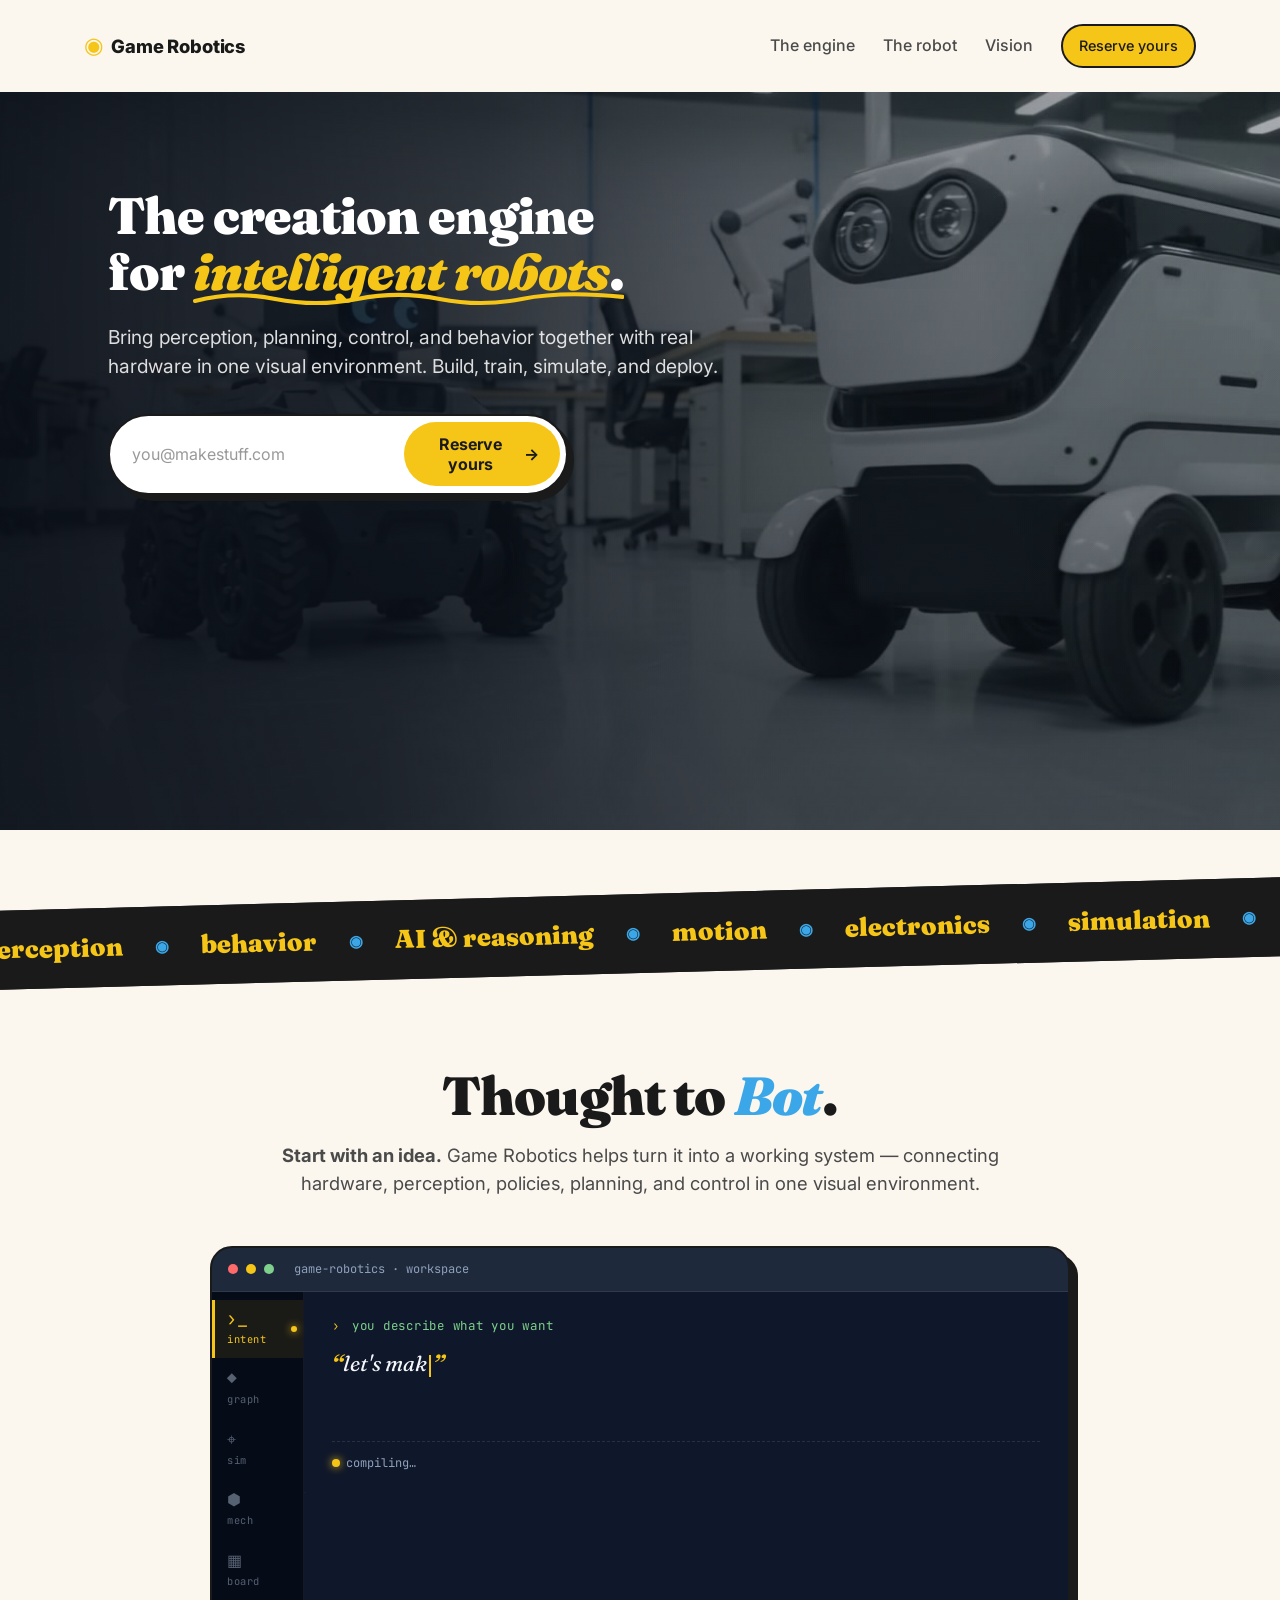
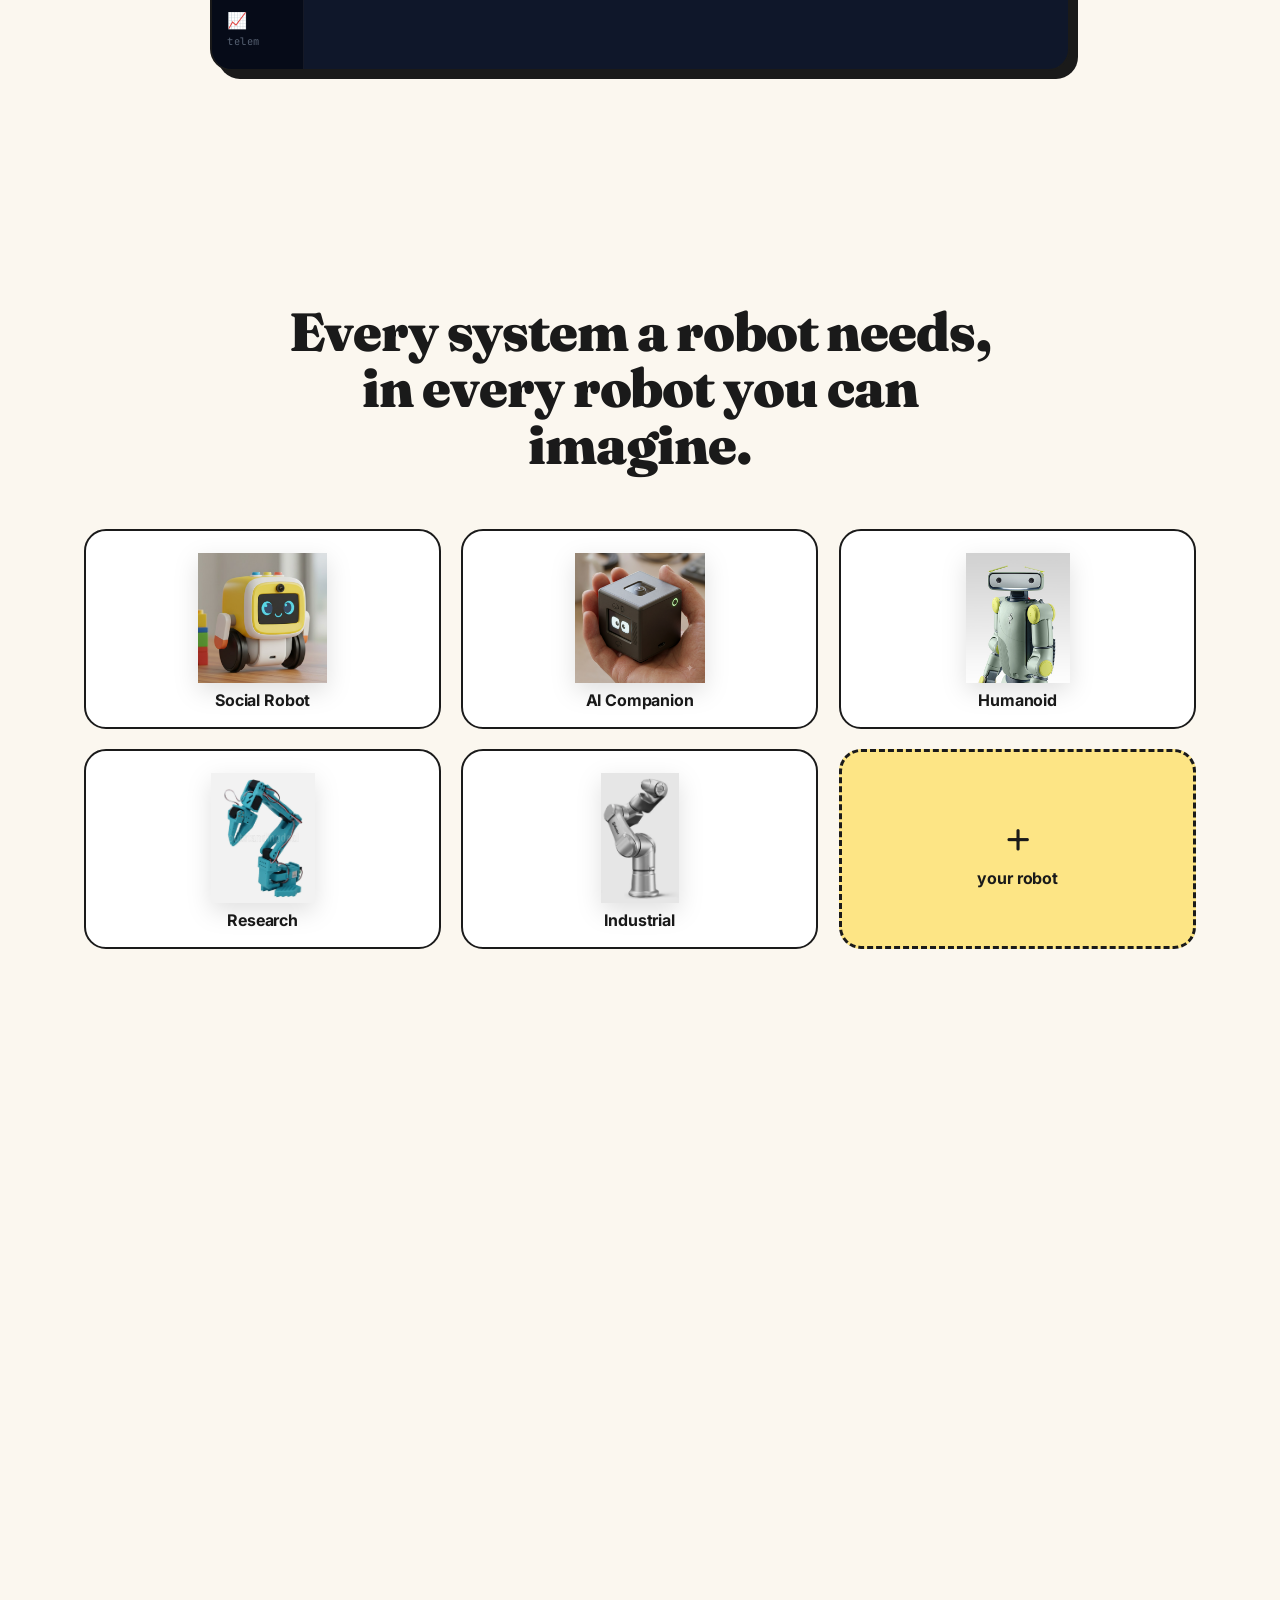
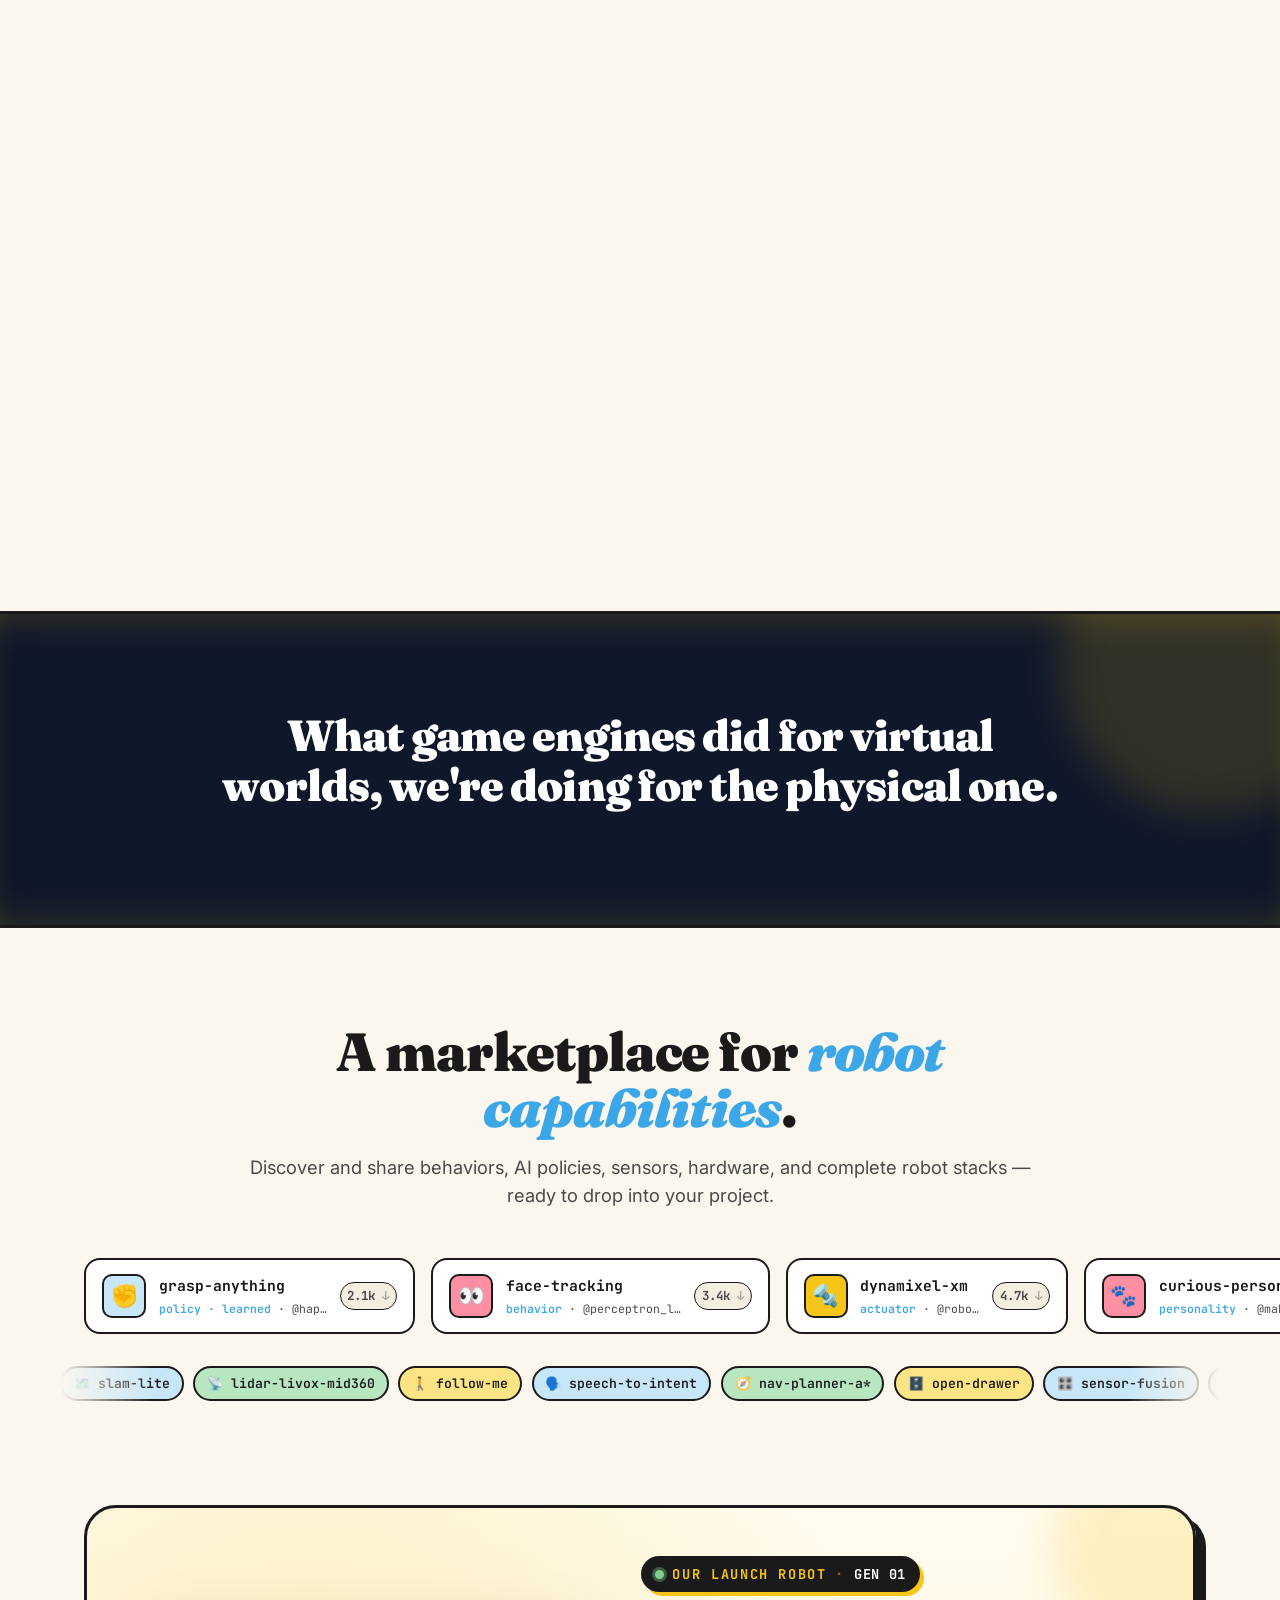
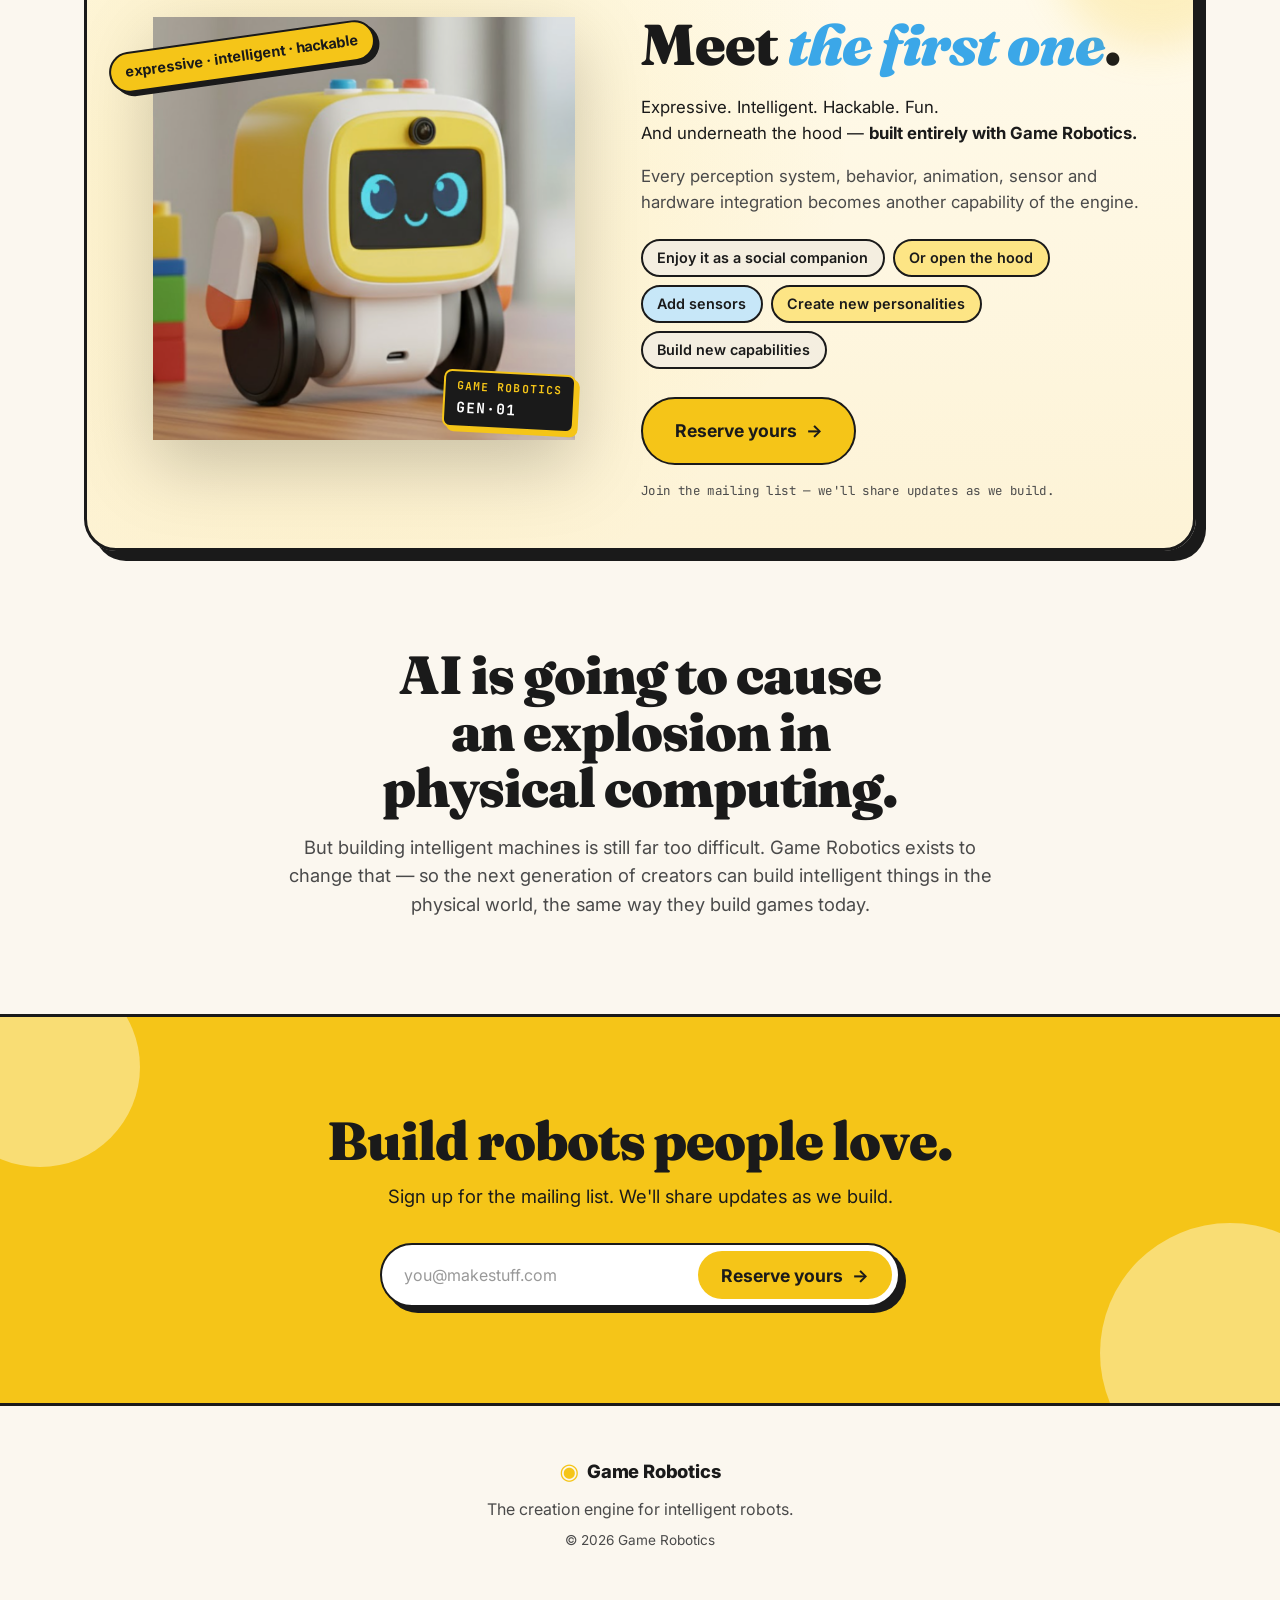
<file: v1-toybox/index.html>
<!DOCTYPE html>
<html lang="en">
<head>
  <meta charset="UTF-8" />
  <meta name="viewport" content="width=device-width, initial-scale=1.0" />
  <title>Game Robotics — Build robots people love</title>
  <meta name="description" content="The creation engine for intelligent robots. Build robots people love." />
  <link rel="preconnect" href="https://fonts.googleapis.com" />
  <link rel="preconnect" href="https://fonts.gstatic.com" crossorigin />
  <link href="https://fonts.googleapis.com/css2?family=Fraunces:opsz,wght@9..144,700;9..144,900&family=Inter:wght@400;500;600;700&family=JetBrains+Mono:wght@500&display=swap" rel="stylesheet" />
  <link rel="stylesheet" href="styles.css" />
</head>
<body>
  <!-- Nav -->
  <header class="nav">
    <a href="#" class="logo">
      <span class="logo-mark">◉</span>
      <span>Game Robotics</span>
    </a>
    <nav class="nav-links">
      <a href="#engine">The engine</a>
      <a href="#robot">The robot</a>
      <a href="#vision">Vision</a>
      <a href="#signup" class="btn btn-sm btn-primary">Reserve yours</a>
    </nav>
  </header>

  <!-- Hero -->
  <section class="hero hero-video">
    <video class="hero-bg" autoplay muted loop playsinline preload="auto" poster="assets/hero-poster.jpg">
      <source src="assets/hero.mp4" type="video/mp4" />
    </video>
    <div class="hero-scrim" aria-hidden="true"></div>
    <div class="hero-copy">
      <h1>
        The creation engine<br />
        for <span class="squiggle-wrap"><em>intelligent robots</em>.<svg class="squiggle" viewBox="0 0 420 12" fill="none" xmlns="http://www.w3.org/2000/svg"><path d="M2 8 Q 40 -2, 80 6 T 160 6 T 240 6 T 320 6 T 418 4" stroke="#F5C518" stroke-width="4" stroke-linecap="round"/></svg></span>
      </h1>
      <p class="lede">
        Bring perception, planning, control, and behavior together with real
        hardware in one visual environment. Build, train, simulate, and deploy.
      </p>
      <form class="signup" onsubmit="event.preventDefault(); document.getElementById('signup-success').hidden = false;">
        <input type="email" placeholder="you@makestuff.com" aria-label="Email address" required />
        <button type="submit" class="btn btn-primary">
          Reserve yours <span aria-hidden="true">→</span>
        </button>
      </form>
      <p id="signup-success" class="signup-success" hidden>Thanks! We'll be in touch. 🎉</p>
    </div>
  </section>

  <!-- Marquee -->
  <div class="marquee" aria-hidden="true">
    <div class="marquee-track">
      <span>perception</span><span>◉</span>
      <span>behavior</span><span>◉</span>
      <span>AI &amp; reasoning</span><span>◉</span>
      <span>motion</span><span>◉</span>
      <span>electronics</span><span>◉</span>
      <span>simulation</span><span>◉</span>
      <span>deployment</span><span>◉</span>
      <span>perception</span><span>◉</span>
      <span>behavior</span><span>◉</span>
      <span>AI &amp; reasoning</span><span>◉</span>
      <span>motion</span><span>◉</span>
      <span>electronics</span><span>◉</span>
      <span>simulation</span><span>◉</span>
      <span>deployment</span><span>◉</span>
    </div>
  </div>

  <!-- The pitch -->
  <section class="pitch" id="engine">
    <div class="section-head">
      <h2>Thought to <em>Bot</em>.</h2>
      <p class="section-lede">
        <strong>Start with an idea.</strong> Game Robotics helps turn it into a
        working system — connecting hardware, perception, policies, planning,
        and control in one visual environment.
      </p>
    </div>

    <div class="prompt-card" data-typewriter="let's make a robot that delivers food to people in food deserts. we want it expressive and friendly.">
      <div class="prompt-topbar">
        <span class="prompt-dot"></span>
        <span class="prompt-dot"></span>
        <span class="prompt-dot"></span>
        <span class="prompt-tabname">game-robotics · workspace</span>
      </div>
      <div class="prompt-shell">
        <aside class="prompt-tabs" aria-label="Workspace contexts">
          <div class="ptab" data-phase="intent">
            <span class="ptab-ic" aria-hidden="true">›_</span>
            <span class="ptab-lb">intent</span>
          </div>
          <div class="ptab" data-phase="graph">
            <span class="ptab-ic" aria-hidden="true">◆</span>
            <span class="ptab-lb">graph</span>
          </div>
          <div class="ptab" data-phase="sim">
            <span class="ptab-ic" aria-hidden="true">⌖</span>
            <span class="ptab-lb">sim</span>
          </div>
          <div class="ptab" data-phase="mech">
            <span class="ptab-ic" aria-hidden="true">⬢</span>
            <span class="ptab-lb">mech</span>
          </div>
          <div class="ptab" data-phase="board">
            <span class="ptab-ic" aria-hidden="true">▦</span>
            <span class="ptab-lb">board</span>
          </div>
          <div class="ptab" data-phase="telemetry">
            <span class="ptab-ic" aria-hidden="true">📈</span>
            <span class="ptab-lb">telem</span>
          </div>
        </aside>
        <div class="prompt-main">
      <div class="prompt-body">
        <div class="prompt-label"><span class="pl-arrow">›</span> you describe what you want</div>
        <p class="prompt-text">
          <span class="prompt-quote">“</span><span class="prompt-typed" aria-live="polite"></span><span class="prompt-cursor" aria-hidden="true"></span><span class="prompt-quote">”</span>
        </p>
        <div class="prompt-status">
          <span class="status-dot"></span> <span class="status-text">awaiting input…</span>
        </div>
      </div>

      <!-- Blueprint diagram: appears after typing completes -->
      <div class="blueprint" aria-label="Blueprint graph generated from your intent">
        <div class="bp-grid" aria-hidden="true"></div>
        <svg class="bp-wires" viewBox="0 0 800 380" preserveAspectRatio="none" aria-hidden="true">
          <defs>
            <linearGradient id="wire-blue" x1="0" x2="1"><stop offset="0" stop-color="#3BA7E8"/><stop offset="1" stop-color="#3BA7E8"/></linearGradient>
            <linearGradient id="wire-yellow" x1="0" x2="1"><stop offset="0" stop-color="#F5C518"/><stop offset="1" stop-color="#F5C518"/></linearGradient>
            <linearGradient id="wire-green" x1="0" x2="1"><stop offset="0" stop-color="#7ED08C"/><stop offset="1" stop-color="#7ED08C"/></linearGradient>
          </defs>
          <path class="wire wire-1" d="M 170 200 C 220 200, 170 90, 220 90" stroke="url(#wire-yellow)" fill="none" stroke-width="3" stroke-linecap="round"/>
          <path class="wire wire-2" d="M 170 200 C 220 200, 170 290, 220 290" stroke="url(#wire-yellow)" fill="none" stroke-width="3" stroke-linecap="round"/>
          <path class="wire wire-3" d="M 360 90 L 440 90" stroke="url(#wire-blue)" fill="none" stroke-width="3" stroke-linecap="round"/>
          <path class="wire wire-4" d="M 360 290 L 440 290" stroke="url(#wire-blue)" fill="none" stroke-width="3" stroke-linecap="round"/>
          <path class="wire wire-5" d="M 580 90 C 620 90, 580 200, 620 200" stroke="url(#wire-green)" fill="none" stroke-width="3" stroke-linecap="round"/>
          <path class="wire wire-6" d="M 580 290 C 620 290, 580 200, 620 200" stroke="url(#wire-green)" fill="none" stroke-width="3" stroke-linecap="round"/>
        </svg>

        <div class="bp-node bp-event"     style="--x:2%;  --y:44%; --i:0">
          <div class="bp-head">event · request</div>
          <div class="bp-row"><span>intent</span><span class="pin pin-out"></span></div>
        </div>
        <div class="bp-node bp-fn"        style="--x:26%; --y:16%; --i:1">
          <div class="bp-head">perception</div>
          <div class="bp-row"><span class="pin pin-in"></span><span>vision + audio</span><span class="pin pin-out"></span></div>
        </div>
        <div class="bp-node bp-fn"        style="--x:26%; --y:66%; --i:2">
          <div class="bp-head">navigation</div>
          <div class="bp-row"><span class="pin pin-in"></span><span>route + obstacle</span><span class="pin pin-out"></span></div>
        </div>
        <div class="bp-node bp-behavior"  style="--x:52%; --y:16%; --i:3">
          <div class="bp-head">expression</div>
          <div class="bp-row"><span class="pin pin-in"></span><span>smile · greet</span><span class="pin pin-out"></span></div>
        </div>
        <div class="bp-node bp-fn"        style="--x:52%; --y:66%; --i:4">
          <div class="bp-head">path plan</div>
          <div class="bp-row"><span class="pin pin-in"></span><span>waypoints</span><span class="pin pin-out"></span></div>
        </div>
        <div class="bp-node bp-deploy"    style="--x:78%; --y:44%; --i:5">
          <div class="bp-head">deliver</div>
          <div class="bp-row"><span class="pin pin-in"></span><span>handoff · farewell</span></div>
        </div>
      </div>

      <!-- Simulation viewport: top-down city map -->
      <div class="simulation" aria-label="Live simulation of the robot delivering across a small city">
        <div class="sim-viewport">
          <!-- Map: buildings, streets, route, robot -->
          <svg class="sim-map" viewBox="0 0 800 380" preserveAspectRatio="none" aria-hidden="true">
            <!-- Background -->
            <rect width="800" height="380" fill="#050912"/>

            <!-- Building blocks -->
            <g class="bldgs">
              <rect x="30"  y="30"  width="360" height="140" rx="4" class="bldg"/>
              <rect x="440" y="30"  width="160" height="140" rx="4" class="bldg"/>
              <rect x="640" y="30"  width="130" height="140" rx="4" class="bldg bldg-dest"/>
              <rect x="30"  y="220" width="360" height="80"  rx="4" class="bldg bldg-park"/>
              <rect x="440" y="220" width="160" height="80"  rx="4" class="bldg"/>
              <rect x="640" y="220" width="130" height="80"  rx="4" class="bldg"/>
              <rect x="30"  y="340" width="740" height="30"  rx="4" class="bldg bldg-thin"/>
            </g>

            <!-- Street center dashed lines -->
            <g class="street-lines">
              <line x1="30"  y1="195" x2="770" y2="195"/>
              <line x1="30"  y1="325" x2="770" y2="325"/>
              <line x1="420" y1="30"  x2="420" y2="340"/>
              <line x1="620" y1="30"  x2="620" y2="340"/>
            </g>

            <!-- Route: warehouse → delivery-04 -->
            <path id="route" class="route-glow" d="M 80 325 H 410 Q 420 325 420 315 V 205 Q 420 195 430 195 H 610 Q 620 195 620 185 V 80" fill="none"/>
            <path class="route-line" d="M 80 325 H 410 Q 420 325 420 315 V 205 Q 420 195 430 195 H 610 Q 620 195 620 185 V 80" fill="none"/>

            <!-- Origin marker -->
            <g class="marker-origin" transform="translate(80, 325)">
              <rect x="-8" y="-8" width="16" height="16" rx="2"/>
              <circle r="3"/>
            </g>

            <!-- Destination pin -->
            <g class="marker-dest" transform="translate(620, 80)">
              <circle class="dest-halo" r="16"/>
              <circle class="dest-ring" r="10"/>
              <circle class="dest-core" r="4"/>
            </g>

            <!-- Robot marker following the route -->
            <g class="map-robot">
              <rect x="-9" y="-6" width="14" height="12" rx="2" class="mr-body"/>
              <polygon points="5,-4 11,0 5,4" class="mr-nose"/>
              <circle class="mr-halo" r="14"/>
              <animateMotion dur="6s" repeatCount="indefinite" rotate="auto" begin="0s">
                <mpath href="#route"/>
              </animateMotion>
            </g>

            <!-- Labels -->
            <text x="80"  y="360" class="map-label" text-anchor="middle">WAREHOUSE</text>
            <text x="620" y="52"  class="map-label map-label-dest" text-anchor="middle">delivery-04</text>
            <text x="210" y="105" class="map-label map-label-block">residential-N</text>
            <text x="520" y="105" class="map-label map-label-block">market-blk</text>
            <text x="210" y="266" class="map-label map-label-block">central park</text>
          </svg>

          <!-- HUD overlays -->
          <div class="sim-hud sim-hud-tl">
            <span class="hud-badge hud-badge-live"><span class="hud-dot"></span> LIVE SIM</span>
            <div class="hud-row"><span class="hud-label">state</span> <span class="hud-val" data-hud="state">en route</span></div>
            <div class="hud-row"><span class="hud-label">target</span> <span class="hud-val">delivery-04</span></div>
          </div>
          <div class="sim-hud sim-hud-tr">
            <div class="hud-row"><span class="hud-label">bat</span> <span class="hud-val" data-hud="battery">87%</span></div>
            <div class="hud-row"><span class="hud-label">vel</span> <span class="hud-val" data-hud="speed">0.0 m/s</span></div>
            <div class="hud-row"><span class="hud-label">eta</span> <span class="hud-val" data-hud="eta">00:06</span></div>
          </div>

          <!-- Speech bubble near destination -->
          <div class="sim-speech" aria-hidden="true">
            <span class="sim-speech-text">delivery successful</span>
          </div>
        </div>
      </div>

      <!-- Mechanical design: appears after the sim, before the PCB -->
      <div class="mech-design" aria-label="Mechanical design view">
        <div class="md-topbar">
          <span class="md-tabname">chassis.step</span>
          <span class="md-status"><span class="md-status-dot"></span> assembly · rev 3 · 4 parts</span>
        </div>
        <div class="md-stage">
          <svg class="md-view" viewBox="0 0 800 380" preserveAspectRatio="xMidYMid meet" aria-hidden="true">
            <!-- Iso grid background -->
            <defs>
              <pattern id="md-iso-grid" x="0" y="0" width="40" height="46" patternUnits="userSpaceOnUse" patternTransform="skewX(-30)">
                <line x1="0" y1="0" x2="0" y2="46" stroke="rgba(126,208,140,0.08)" stroke-width="0.5"/>
                <line x1="0" y1="0" x2="40" y2="0" stroke="rgba(126,208,140,0.08)" stroke-width="0.5"/>
              </pattern>
            </defs>
            <rect width="800" height="380" fill="url(#md-iso-grid)"/>

            <!-- Ground reference dashed lines -->
            <line class="md-ref" x1="150" y1="310" x2="700" y2="310"/>
            <line class="md-ref" x1="150" y1="310" x2="230" y2="270"/>

            <!-- Chassis (isometric box) -->
            <g class="md-chassis">
              <!-- Front face -->
              <path class="face face-front" d="M 280 240 L 500 240 L 500 320 L 280 320 Z"/>
              <!-- Top face -->
              <path class="face face-top" d="M 280 240 L 360 195 L 580 195 L 500 240 Z"/>
              <!-- Right face -->
              <path class="face face-side" d="M 500 240 L 580 195 L 580 275 L 500 320 Z"/>
              <!-- Back edges (dashed hidden) -->
              <path class="edge-hidden" d="M 360 195 L 360 275 L 280 320 M 360 275 L 580 275"/>
            </g>

            <!-- Wheels: four ellipses -->
            <g class="md-wheels">
              <ellipse class="wheel" cx="300" cy="330" rx="26" ry="9"/>
              <ellipse class="wheel" cx="480" cy="330" rx="26" ry="9"/>
              <ellipse class="wheel" cx="360" cy="290" rx="24" ry="8"/>
              <ellipse class="wheel" cx="540" cy="290" rx="24" ry="8"/>
            </g>

            <!-- Sensor mount on top -->
            <g class="md-mount">
              <rect class="face face-mount" x="410" y="180" width="80" height="24" rx="3"/>
              <circle class="mount-hole" cx="425" cy="192" r="2.5"/>
              <circle class="mount-hole" cx="475" cy="192" r="2.5"/>
            </g>

            <!-- Dimension lines with arrows -->
            <g class="md-dims">
              <!-- Width -->
              <line class="dim" x1="280" y1="345" x2="500" y2="345"/>
              <polygon class="dim-arrow" points="280,345 288,342 288,348"/>
              <polygon class="dim-arrow" points="500,345 492,342 492,348"/>
              <text class="dim-label" x="390" y="362" text-anchor="middle">180 mm</text>

              <!-- Depth (iso back edge) -->
              <line class="dim" x1="520" y1="240" x2="600" y2="192"/>
              <polygon class="dim-arrow" points="520,240 528,238 526,244"/>
              <polygon class="dim-arrow" points="600,192 592,192 596,198"/>
              <text class="dim-label" x="580" y="222" text-anchor="middle">120 mm</text>

              <!-- Height -->
              <line class="dim" x1="260" y1="240" x2="260" y2="320"/>
              <polygon class="dim-arrow" points="260,240 256,248 264,248"/>
              <polygon class="dim-arrow" points="260,320 256,312 264,312"/>
              <text class="dim-label" x="245" y="284" text-anchor="middle" transform="rotate(-90 245 284)">95 mm</text>
            </g>

            <!-- Origin marker -->
            <g class="md-origin" transform="translate(180, 340)">
              <line x1="0" y1="0" x2="18" y2="0" stroke="#d94848" stroke-width="1.5"/>
              <line x1="0" y1="0" x2="0" y2="-14" stroke="#7ED08C" stroke-width="1.5"/>
              <line x1="0" y1="0" x2="-10" y2="6" stroke="#3BA7E8" stroke-width="1.5"/>
              <text x="20" y="4" class="md-axis-lbl x">X</text>
              <text x="2" y="-18" class="md-axis-lbl y">Y</text>
              <text x="-16" y="10" class="md-axis-lbl z">Z</text>
            </g>
          </svg>

          <!-- Part tree overlay -->
          <div class="md-tree">
            <div class="md-tree-title">assembly · robot_v1</div>
            <div class="md-tree-row is-sel"><span class="md-ic">⬢</span> chassis.step</div>
            <div class="md-tree-row"><span class="md-ic">◐</span> wheel_fl.step</div>
            <div class="md-tree-row"><span class="md-ic">◐</span> wheel_fr.step</div>
            <div class="md-tree-row"><span class="md-ic">◐</span> wheel_bl.step</div>
            <div class="md-tree-row"><span class="md-ic">◐</span> wheel_br.step</div>
            <div class="md-tree-row"><span class="md-ic">▬</span> sensor_mount.step</div>
          </div>

          <!-- Specs overlay -->
          <div class="md-specs">
            <div class="md-spec-row"><span class="md-lbl">W</span> <span class="md-val">180 mm</span></div>
            <div class="md-spec-row"><span class="md-lbl">D</span> <span class="md-val">120 mm</span></div>
            <div class="md-spec-row"><span class="md-lbl">H</span> <span class="md-val">95 mm</span></div>
            <div class="md-spec-row"><span class="md-lbl">mass</span> <span class="md-val">0.84 kg</span></div>
            <div class="md-spec-row"><span class="md-lbl">mat</span> <span class="md-val">PC-ABS</span></div>
          </div>
        </div>
      </div>

      <!-- PCB design review: appears after the mech design -->
      <div class="pcb-review" aria-label="PCB layout with live signal trace">
        <div class="pcb-topbar">
          <span class="pcb-tabname">board.pcb</span>
          <span class="pcb-status"><span class="pcb-status-dot"></span> signal trace · rev A</span>
        </div>
        <div class="pcb-stage">
          <svg class="pcb-view" viewBox="0 0 800 380" preserveAspectRatio="xMidYMid meet" aria-hidden="true">
            <!-- Board substrate with mounting holes -->
            <rect class="pcb-board" x="12" y="12" width="776" height="356" rx="10"/>
            <g class="pcb-holes">
              <circle cx="30"  cy="30"  r="5"/>
              <circle cx="770" cy="30"  r="5"/>
              <circle cx="30"  cy="350" r="5"/>
              <circle cx="770" cy="350" r="5"/>
            </g>

            <!-- Silkscreen edge markings -->
            <g class="pcb-silk">
              <text x="60" y="26">GAME·ROBOTICS  MAIN·BRD  REV-A  2026</text>
              <text x="30" y="365" class="pcb-silk-sm">GND</text>
              <text x="740" y="365" class="pcb-silk-sm">3V3</text>
            </g>

            <!-- Traces (drawn under components) -->
            <g class="pcb-traces">
              <!-- Power rail (red-ish) top -->
              <path id="tr-pwr" class="trace pwr" d="M 60 55 L 730 55 L 730 90"/>
              <!-- Camera → MCU (SPI) -->
              <path id="tr-cam" class="trace data" d="M 220 130 L 220 180 L 300 180 L 300 200"/>
              <!-- IMU → MCU (I2C) -->
              <path id="tr-imu" class="trace i2c" d="M 120 130 L 120 200 L 260 200"/>
              <!-- MCU → Motor A (PWM) -->
              <path id="tr-m1"  class="trace pwm" d="M 400 210 L 500 210 L 500 150 L 570 150"/>
              <!-- MCU → Motor B (PWM) -->
              <path id="tr-m2"  class="trace pwm" d="M 400 230 L 500 230 L 500 280 L 570 280"/>
              <!-- MCU → Audio DAC (I2S) -->
              <path id="tr-aud" class="trace data" d="M 320 250 L 320 320 L 180 320"/>
              <!-- MCU → USB-C -->
              <path id="tr-usb" class="trace data" d="M 400 200 L 680 200 L 680 175 L 745 175"/>
              <!-- Ground return -->
              <path id="tr-gnd" class="trace gnd" d="M 60 340 L 740 340"/>
            </g>

            <!-- Animated signal pulses running along the traces -->
            <g class="pcb-signals">
              <circle class="pulse pulse-pwr" r="3.5"><animateMotion dur="2s" repeatCount="indefinite" rotate="auto"><mpath href="#tr-pwr"/></animateMotion></circle>
              <circle class="pulse pulse-cam" r="3"><animateMotion dur="1.2s" repeatCount="indefinite"><mpath href="#tr-cam"/></animateMotion></circle>
              <circle class="pulse pulse-imu" r="2.5"><animateMotion dur="2.4s" repeatCount="indefinite"><mpath href="#tr-imu"/></animateMotion></circle>
              <circle class="pulse pulse-m1" r="3"><animateMotion dur="0.9s" repeatCount="indefinite"><mpath href="#tr-m1"/></animateMotion></circle>
              <circle class="pulse pulse-m2" r="3"><animateMotion dur="0.9s" begin="0.45s" repeatCount="indefinite"><mpath href="#tr-m2"/></animateMotion></circle>
              <circle class="pulse pulse-aud" r="2.5"><animateMotion dur="1.6s" repeatCount="indefinite"><mpath href="#tr-aud"/></animateMotion></circle>
              <circle class="pulse pulse-usb" r="3"><animateMotion dur="1.8s" repeatCount="indefinite"><mpath href="#tr-usb"/></animateMotion></circle>
            </g>

            <!-- Components -->
            <g class="pcb-comps">
              <!-- MCU -->
              <g class="comp comp-mcu" transform="translate(340, 200)">
                <rect class="pkg" x="-60" y="-25" width="120" height="50" rx="3"/>
                <circle class="dot-pin" cx="-53" cy="-18" r="1.8"/>
                <g class="pins-top">
                  <line x1="-45" y1="-25" x2="-45" y2="-32"/><line x1="-30" y1="-25" x2="-30" y2="-32"/>
                  <line x1="-15" y1="-25" x2="-15" y2="-32"/><line x1="0" y1="-25" x2="0" y2="-32"/>
                  <line x1="15" y1="-25" x2="15" y2="-32"/><line x1="30" y1="-25" x2="30" y2="-32"/>
                  <line x1="45" y1="-25" x2="45" y2="-32"/>
                </g>
                <g class="pins-bot">
                  <line x1="-45" y1="25" x2="-45" y2="32"/><line x1="-30" y1="25" x2="-30" y2="32"/>
                  <line x1="-15" y1="25" x2="-15" y2="32"/><line x1="0" y1="25" x2="0" y2="32"/>
                  <line x1="15" y1="25" x2="15" y2="32"/><line x1="30" y1="25" x2="30" y2="32"/>
                  <line x1="45" y1="25" x2="45" y2="32"/>
                </g>
                <text class="comp-label" y="4" text-anchor="middle">MCU · U1</text>
              </g>

              <!-- Camera -->
              <g class="comp comp-cam" transform="translate(220, 100)">
                <rect class="pkg" x="-24" y="-24" width="48" height="48" rx="4"/>
                <circle class="lens-outer" r="16"/>
                <circle class="lens-inner" r="10"/>
                <circle class="lens-glint" cx="-4" cy="-4" r="2"/>
                <text class="comp-label" y="40" text-anchor="middle">CAM</text>
              </g>

              <!-- IMU -->
              <g class="comp comp-imu" transform="translate(120, 100)">
                <rect class="pkg" x="-18" y="-18" width="36" height="36" rx="3"/>
                <circle class="dot-pin" cx="-13" cy="-13" r="1.5"/>
                <text class="comp-label" y="30" text-anchor="middle">IMU</text>
              </g>

              <!-- Motor Driver A -->
              <g class="comp comp-mot" transform="translate(600, 150)">
                <rect class="pkg pkg-power" x="-30" y="-20" width="60" height="40" rx="3"/>
                <g class="heat">
                  <line x1="-22" y1="-14" x2="22" y2="-14"/>
                  <line x1="-22" y1="-6" x2="22" y2="-6"/>
                  <line x1="-22" y1="2" x2="22" y2="2"/>
                  <line x1="-22" y1="10" x2="22" y2="10"/>
                </g>
                <text class="comp-label" y="32" text-anchor="middle">DRV-A</text>
              </g>

              <!-- Motor Driver B -->
              <g class="comp comp-mot" transform="translate(600, 280)">
                <rect class="pkg pkg-power" x="-30" y="-20" width="60" height="40" rx="3"/>
                <g class="heat">
                  <line x1="-22" y1="-14" x2="22" y2="-14"/>
                  <line x1="-22" y1="-6" x2="22" y2="-6"/>
                  <line x1="-22" y1="2" x2="22" y2="2"/>
                  <line x1="-22" y1="10" x2="22" y2="10"/>
                </g>
                <text class="comp-label" y="32" text-anchor="middle">DRV-B</text>
              </g>

              <!-- Audio DAC -->
              <g class="comp comp-aud" transform="translate(150, 320)">
                <rect class="pkg" x="-24" y="-14" width="48" height="28" rx="3"/>
                <text class="comp-label" y="3" text-anchor="middle">DAC</text>
              </g>

              <!-- USB-C connector on right edge -->
              <g class="comp comp-usb" transform="translate(755, 175)">
                <rect class="pkg pkg-conn" x="-14" y="-14" width="28" height="28" rx="12"/>
                <text class="comp-label" y="34" text-anchor="middle">USB-C</text>
              </g>

              <!-- Passives cluster near MCU -->
              <g class="comp comp-pass" transform="translate(340, 140)">
                <rect class="passive" x="-40" y="-4" width="12" height="6" rx="1"/>
                <rect class="passive" x="-22" y="-4" width="12" height="6" rx="1"/>
                <rect class="passive" x="-4"  y="-4" width="12" height="6" rx="1"/>
                <rect class="passive" x="14"  y="-4" width="12" height="6" rx="1"/>
                <rect class="passive cap" x="32" y="-6" width="10" height="10" rx="1"/>
              </g>
            </g>

            <!-- Activity LEDs -->
            <g class="pcb-leds">
              <circle class="led led-1" cx="60" cy="90" r="3"/>
              <circle class="led led-2" cx="60" cy="105" r="3"/>
              <circle class="led led-3" cx="60" cy="120" r="3"/>
            </g>
          </svg>

          <!-- Corner metrics + mini scope -->
          <div class="pcb-hud">
            <div class="pcb-metric"><span class="pcb-label">SPI</span> <span class="pcb-val">12&nbsp;MHz</span></div>
            <div class="pcb-metric"><span class="pcb-label">I2C</span> <span class="pcb-val">400&nbsp;kHz</span></div>
            <div class="pcb-metric"><span class="pcb-label">PWM</span> <span class="pcb-val">20&nbsp;kHz</span></div>
            <div class="pcb-metric"><span class="pcb-label">3V3</span> <span class="pcb-val pcb-val-ok">3.29&nbsp;V</span></div>
            <svg class="pcb-scope" viewBox="0 0 100 30" preserveAspectRatio="none" aria-hidden="true">
              <path class="scope-grid" d="M 0 15 L 100 15 M 25 0 L 25 30 M 50 0 L 50 30 M 75 0 L 75 30"/>
              <path class="scope-wave" d="M 0 20 L 12 20 L 12 8 L 22 8 L 22 20 L 32 20 L 32 8 L 42 8 L 42 20 L 52 20 L 52 8 L 62 8 L 62 20 L 72 20 L 72 8 L 82 8 L 82 20 L 100 20"/>
            </svg>
          </div>
        </div>
      </div>

      <!-- Telemetry viewer (Foxglove-style): appears after PCB review -->
      <div class="telemetry-panel" aria-label="Live telemetry viewer">
        <div class="tp-topbar">
          <span class="tp-tabname">telemetry.gr</span>
          <span class="tp-status"><span class="tp-status-dot"></span> streaming · <span data-tp-rate>47</span> msg/s</span>
        </div>

        <div class="tp-grid">
          <!-- Time-series chart -->
          <div class="tp-panel tp-chart">
            <div class="tp-panel-head">
              <span class="tp-panel-title">/motor/rpm</span>
              <span class="tp-panel-meta">Hz · int32</span>
            </div>
            <div class="tp-chart-body">
              <svg class="tp-chart-svg" viewBox="0 0 400 90" preserveAspectRatio="none" aria-hidden="true">
                <path class="chart-grid" d="M 0 22 L 400 22 M 0 45 L 400 45 M 0 68 L 400 68"/>
                <path class="chart-fill" d="M 0 60 L 20 55 L 40 40 L 60 48 L 80 30 L 100 42 L 120 25 L 140 45 L 160 32 L 180 50 L 200 38 L 220 48 L 240 28 L 260 42 L 280 35 L 300 50 L 320 30 L 340 42 L 360 28 L 380 45 L 400 32 L 400 90 L 0 90 Z"/>
                <path class="chart-line" d="M 0 60 L 20 55 L 40 40 L 60 48 L 80 30 L 100 42 L 120 25 L 140 45 L 160 32 L 180 50 L 200 38 L 220 48 L 240 28 L 260 42 L 280 35 L 300 50 L 320 30 L 340 42 L 360 28 L 380 45 L 400 32"/>
              </svg>
              <div class="tp-chart-cursor" aria-hidden="true"></div>
            </div>
          </div>

          <!-- Camera feed stub -->
          <div class="tp-panel tp-cam">
            <div class="tp-panel-head">
              <span class="tp-panel-title">/camera/front</span>
              <span class="tp-panel-meta">640×480 · 30fps</span>
            </div>
            <div class="tp-cam-body">
              <div class="cam-crosshair" aria-hidden="true"></div>
              <div class="cam-bbox" aria-hidden="true">person · 0.94</div>
              <div class="cam-scan" aria-hidden="true"></div>
              <div class="cam-corner cam-corner-tl"></div>
              <div class="cam-corner cam-corner-tr"></div>
              <div class="cam-corner cam-corner-bl"></div>
              <div class="cam-corner cam-corner-br"></div>
            </div>
          </div>

          <!-- Log console -->
          <div class="tp-panel tp-log">
            <div class="tp-panel-head">
              <span class="tp-panel-title">/rosout</span>
              <span class="tp-panel-meta"><span data-tp-msgs>3204</span> msgs</span>
            </div>
            <div class="tp-log-body" data-tp-log>
              <div class="log-line log-info"><span class="log-time">12:04:17.212</span> <span class="log-lvl">INFO</span> vision · faces detected: 1</div>
              <div class="log-line log-info"><span class="log-time">12:04:17.320</span> <span class="log-lvl">INFO</span> planner · path recomputed (48 pts)</div>
              <div class="log-line log-warn"><span class="log-time">12:04:17.485</span> <span class="log-lvl">WARN</span> imu · high vibration on axis Y</div>
              <div class="log-line log-info"><span class="log-time">12:04:17.601</span> <span class="log-lvl">INFO</span> motion · executing greet</div>
              <div class="log-line log-info"><span class="log-time">12:04:17.734</span> <span class="log-lvl">INFO</span> speech · "delivery successful"</div>
              <div class="log-line log-ok"><span class="log-time">12:04:17.910</span> <span class="log-lvl">OK</span> nav · reached delivery-04</div>
            </div>
          </div>

          <!-- Diagnostics -->
          <div class="tp-panel tp-diag">
            <div class="tp-panel-head">
              <span class="tp-panel-title">/diagnostics</span>
              <span class="tp-panel-meta">6 keys</span>
            </div>
            <div class="tp-diag-body">
              <div class="diag-row"><span class="diag-k">battery</span><div class="bar"><div class="bar-fill bf-ok" style="--w:87%"></div></div><span class="diag-v">87%</span></div>
              <div class="diag-row"><span class="diag-k">cpu</span><div class="bar"><div class="bar-fill" style="--w:42%"></div></div><span class="diag-v">42%</span></div>
              <div class="diag-row"><span class="diag-k">mem</span><div class="bar"><div class="bar-fill" style="--w:58%"></div></div><span class="diag-v">58%</span></div>
              <div class="diag-row"><span class="diag-k">wifi</span><div class="bar"><div class="bar-fill bf-ok" style="--w:72%"></div></div><span class="diag-v">-58dBm</span></div>
              <div class="diag-row"><span class="diag-k">temp</span><div class="bar"><div class="bar-fill" style="--w:33%"></div></div><span class="diag-v">36°C</span></div>
            </div>
          </div>
        </div>

        <!-- Playback timeline -->
        <div class="tp-timeline">
          <span class="tp-btn tp-btn-play" aria-hidden="true">▶</span>
          <span class="tp-time" data-tp-elapsed>00:00:12.417</span>
          <div class="tp-track">
            <div class="tp-track-fill"></div>
            <div class="tp-cursor" aria-hidden="true"></div>
          </div>
          <span class="tp-time tp-time-total">00:00:32.000</span>
        </div>
      </div>
        </div>
      </div>
    </div>
  </section>

  <!-- Feature grid → morphs into robot grid on scroll -->
  <section class="features-morph" aria-label="Every system a robot needs, in every robot you can imagine">
    <div class="fm-stage">
      <div class="section-head">
        <h2>Every system a robot needs,<br /><span class="fm-swap">in one place.</span></h2>
      </div>
      <div class="fm-layers">
        <!-- Layer A: the 8 building blocks (visible at scroll progress 0) -->
        <div class="feature-grid fm-layer fm-features">
          <div class="feature-card fc-1">
            <div class="feature-icon">👀</div>
            <h3>Perception</h3>
            <p>Cameras, object tracking, face recognition, audio, ToF, LiDAR and every other sensor.</p>
          </div>
          <div class="feature-card fc-2">
            <div class="feature-icon">💛</div>
            <h3>Behavior &amp; personality</h3>
            <p>Reactions, state, emotions, decision making and expressive interactions.</p>
          </div>
          <div class="feature-card fc-3">
            <div class="feature-icon">🧠</div>
            <h3>AI &amp; reasoning</h3>
            <p>Language models, planning, memory and agentic behavior baked in.</p>
          </div>
          <div class="feature-card fc-4">
            <div class="feature-icon">🕺</div>
            <h3>Motion &amp; animation</h3>
            <p>Motors, servos, joints, poses, procedural motion and coordinated animation.</p>
          </div>
          <div class="feature-card fc-5">
            <div class="feature-icon">⚡</div>
            <h3>Electronics</h3>
            <p>Microcontrollers, compute modules, motor controllers, displays, audio and power.</p>
          </div>
          <div class="feature-card fc-6">
            <div class="feature-icon">🧩</div>
            <h3>Hardware abstraction</h3>
            <p>Describe what your robot should do — not every device underneath it.</p>
          </div>
          <div class="feature-card fc-7">
            <div class="feature-icon">🌀</div>
            <h3>Simulation</h3>
            <p>Build and test behaviors virtually before deploying to real hardware.</p>
          </div>
          <div class="feature-card fc-8">
            <div class="feature-icon">🚀</div>
            <h3>Deployment</h3>
            <p>Configure, compile and deploy the software and firmware your robot needs.</p>
          </div>
        </div>

        <!-- Layer B: the same grid layout, but filled with robots (visible at progress 1) -->
        <div class="feature-grid fm-layer fm-robots" aria-hidden="true">
          <div class="feature-card robot-card">
            <img src="assets/robot-play.png" alt="" />
            <h3>Social Robot</h3>
          </div>
          <div class="feature-card robot-card">
            <img src="assets/robot-microcube.png" alt="" />
            <h3>AI Companion</h3>
          </div>
          <div class="feature-card robot-card">
            <img src="assets/robot-sprout.jpg" alt="" />
            <h3>Humanoid</h3>
          </div>
          <div class="feature-card robot-card">
            <img src="assets/robot-arm.png" alt="" />
            <h3>Research</h3>
          </div>
          <div class="feature-card robot-card">
            <img src="assets/robot-industrial.png" alt="" />
            <h3>Industrial</h3>
          </div>
          <div class="feature-card robot-card robot-card-more">
            <div class="more-plus">+</div>
            <h3>your robot</h3>
          </div>
        </div>
      </div>
    </div>
  </section>

  <!-- Game engine analogy -->
  <section class="analogy">
    <div class="analogy-inner">
      <h2>What game engines did for virtual worlds, we're doing for the physical one.</h2>
    </div>
  </section>

  <!-- Community marketplace: shared library of robot abilities -->
  <section class="marketplace" id="community">
    <div class="section-head">
      <h2>A marketplace for <em>robot capabilities</em>.</h2>
      <p class="section-lede">
        Discover and share behaviors, AI policies, sensors, hardware, and
        complete robot stacks — ready to drop into your project.
      </p>
    </div>

    <div class="market-grid market-featured">
      <div class="market-card m-policy">
        <div class="m-icon">✊</div>
        <div class="m-body">
          <div class="m-name">grasp-anything</div>
          <div class="m-meta"><span class="m-type">policy · learned</span> · <span class="m-author">@haptic</span></div>
        </div>
        <div class="m-stat">2.1k</div>
      </div>
      <div class="market-card m-behavior">
        <div class="m-icon">👀</div>
        <div class="m-body">
          <div class="m-name">face-tracking</div>
          <div class="m-meta"><span class="m-type">behavior</span> · <span class="m-author">@perceptron_labs</span></div>
        </div>
        <div class="m-stat">3.4k</div>
      </div>
      <div class="market-card m-actuator">
        <div class="m-icon">🔩</div>
        <div class="m-body">
          <div class="m-name">dynamixel-xm</div>
          <div class="m-meta"><span class="m-type">actuator</span> · <span class="m-author">@robotis</span></div>
        </div>
        <div class="m-stat">4.7k</div>
      </div>
      <div class="market-card m-personality">
        <div class="m-icon">🐾</div>
        <div class="m-body">
          <div class="m-name">curious-personality</div>
          <div class="m-meta"><span class="m-type">personality</span> · <span class="m-author">@makers_guild</span></div>
        </div>
        <div class="m-stat">1.8k</div>
      </div>
    </div>

    <div class="market-trail" aria-label="More capabilities in the library">
      <div class="market-trail-track">
        <span class="mini-node">🗺️ slam-lite</span>
        <span class="mini-node">📡 lidar-livox-mid360</span>
        <span class="mini-node">🚶 follow-me</span>
        <span class="mini-node">🗣️ speech-to-intent</span>
        <span class="mini-node">🧭 nav-planner-a*</span>
        <span class="mini-node">🗄️ open-drawer</span>
        <span class="mini-node">🎛️ sensor-fusion</span>
        <span class="mini-node">📷 rgbd-cam</span>
        <span class="mini-node">🧲 gripper-parallel</span>
        <span class="mini-node">🌡️ imu-bno085</span>
        <span class="mini-node">🎨 emotion-mixer</span>
        <span class="mini-node">🧠 llm-planner</span>
        <span class="mini-node">🦾 arm-pilot</span>
        <span class="mini-node">🎯 aim-and-track</span>
        <!-- duplicate for seamless loop -->
        <span class="mini-node" aria-hidden="true">🗺️ slam-lite</span>
        <span class="mini-node" aria-hidden="true">📡 lidar-livox-mid360</span>
        <span class="mini-node" aria-hidden="true">🚶 follow-me</span>
        <span class="mini-node" aria-hidden="true">🗣️ speech-to-intent</span>
        <span class="mini-node" aria-hidden="true">🧭 nav-planner-a*</span>
        <span class="mini-node" aria-hidden="true">🗄️ open-drawer</span>
        <span class="mini-node" aria-hidden="true">🎛️ sensor-fusion</span>
        <span class="mini-node" aria-hidden="true">📷 rgbd-cam</span>
        <span class="mini-node" aria-hidden="true">🧲 gripper-parallel</span>
        <span class="mini-node" aria-hidden="true">🌡️ imu-bno085</span>
        <span class="mini-node" aria-hidden="true">🎨 emotion-mixer</span>
        <span class="mini-node" aria-hidden="true">🧠 llm-planner</span>
        <span class="mini-node" aria-hidden="true">🦾 arm-pilot</span>
        <span class="mini-node" aria-hidden="true">🎯 aim-and-track</span>
      </div>
    </div>

  </section>

  <!-- The first robot: LAUNCH PRODUCT spotlight -->
  <section class="first-robot" id="robot">
    <div class="fr-spotlight">
      <div class="fr-visual">
        <div class="blob blob-yellow-sm"></div>
        <img src="assets/robot-play.png" alt="The first robot built with Game Robotics" />
        <div class="sticker sticker-fr">expressive · intelligent · hackable</div>
        <div class="fr-plate">
          <span class="fr-plate-brand">GAME ROBOTICS</span>
          <span class="fr-plate-code">GEN·01</span>
        </div>
      </div>
      <div class="fr-copy">
        <div class="fr-badge">
          <span class="fr-badge-pulse"></span>
          <span>OUR LAUNCH ROBOT</span>
          <span class="fr-badge-sep">·</span>
          <span class="fr-badge-code">Gen 01</span>
        </div>
        <h2>
          Meet <em>the first one</em>.
        </h2>
        <p class="fr-lede">
          Expressive. Intelligent. Hackable. Fun.<br />
          And underneath the hood — <strong>built entirely with Game Robotics.</strong>
        </p>
        <p>
          Every perception system, behavior, animation, sensor and hardware integration
          becomes another capability of the engine.
        </p>
        <ul class="pill-list">
          <li>Enjoy it as a social companion</li>
          <li>Or open the hood</li>
          <li>Add sensors</li>
          <li>Create new personalities</li>
          <li>Build new capabilities</li>
        </ul>
        <div class="fr-cta">
          <a href="#signup" class="btn btn-primary btn-lg">Reserve yours <span aria-hidden="true">→</span></a>
          <span class="fr-cta-note">Join the mailing list — we'll share updates as we build.</span>
        </div>
      </div>
    </div>
  </section>

  <!-- Vision -->
  <section class="vision" id="vision">
    <h2>AI is going to cause an explosion in physical computing.</h2>
    <p>
      But building intelligent machines is still far too difficult. Game Robotics
      exists to change that — so the next generation of creators can build
      intelligent things in the physical world, the same way they build games today.
    </p>
  </section>

  <!-- Final CTA -->
  <section class="cta" id="signup">
    <div class="cta-inner">
      <h2>Build robots people love.</h2>
      <p>Sign up for the mailing list. We'll share updates as we build.</p>
      <form class="signup signup-lg" onsubmit="event.preventDefault(); document.getElementById('signup-success-2').hidden = false;">
        <input type="email" placeholder="you@makestuff.com" aria-label="Email address" required />
        <button type="submit" class="btn btn-primary btn-lg">
          Reserve yours <span aria-hidden="true">→</span>
        </button>
      </form>
      <p id="signup-success-2" class="signup-success" hidden>Thanks! We'll be in touch. 🎉</p>
    </div>
  </section>

  <footer class="footer">
    <div class="footer-inner">
      <div class="logo">
        <span class="logo-mark">◉</span>
        <span>Game Robotics</span>
      </div>
      <p class="footer-tag">The creation engine for intelligent robots.</p>
      <p class="footer-copy">© 2026 Game Robotics</p>
    </div>
  </footer>
  <script src="morph.js" defer></script>
</body>
</html>
</file>
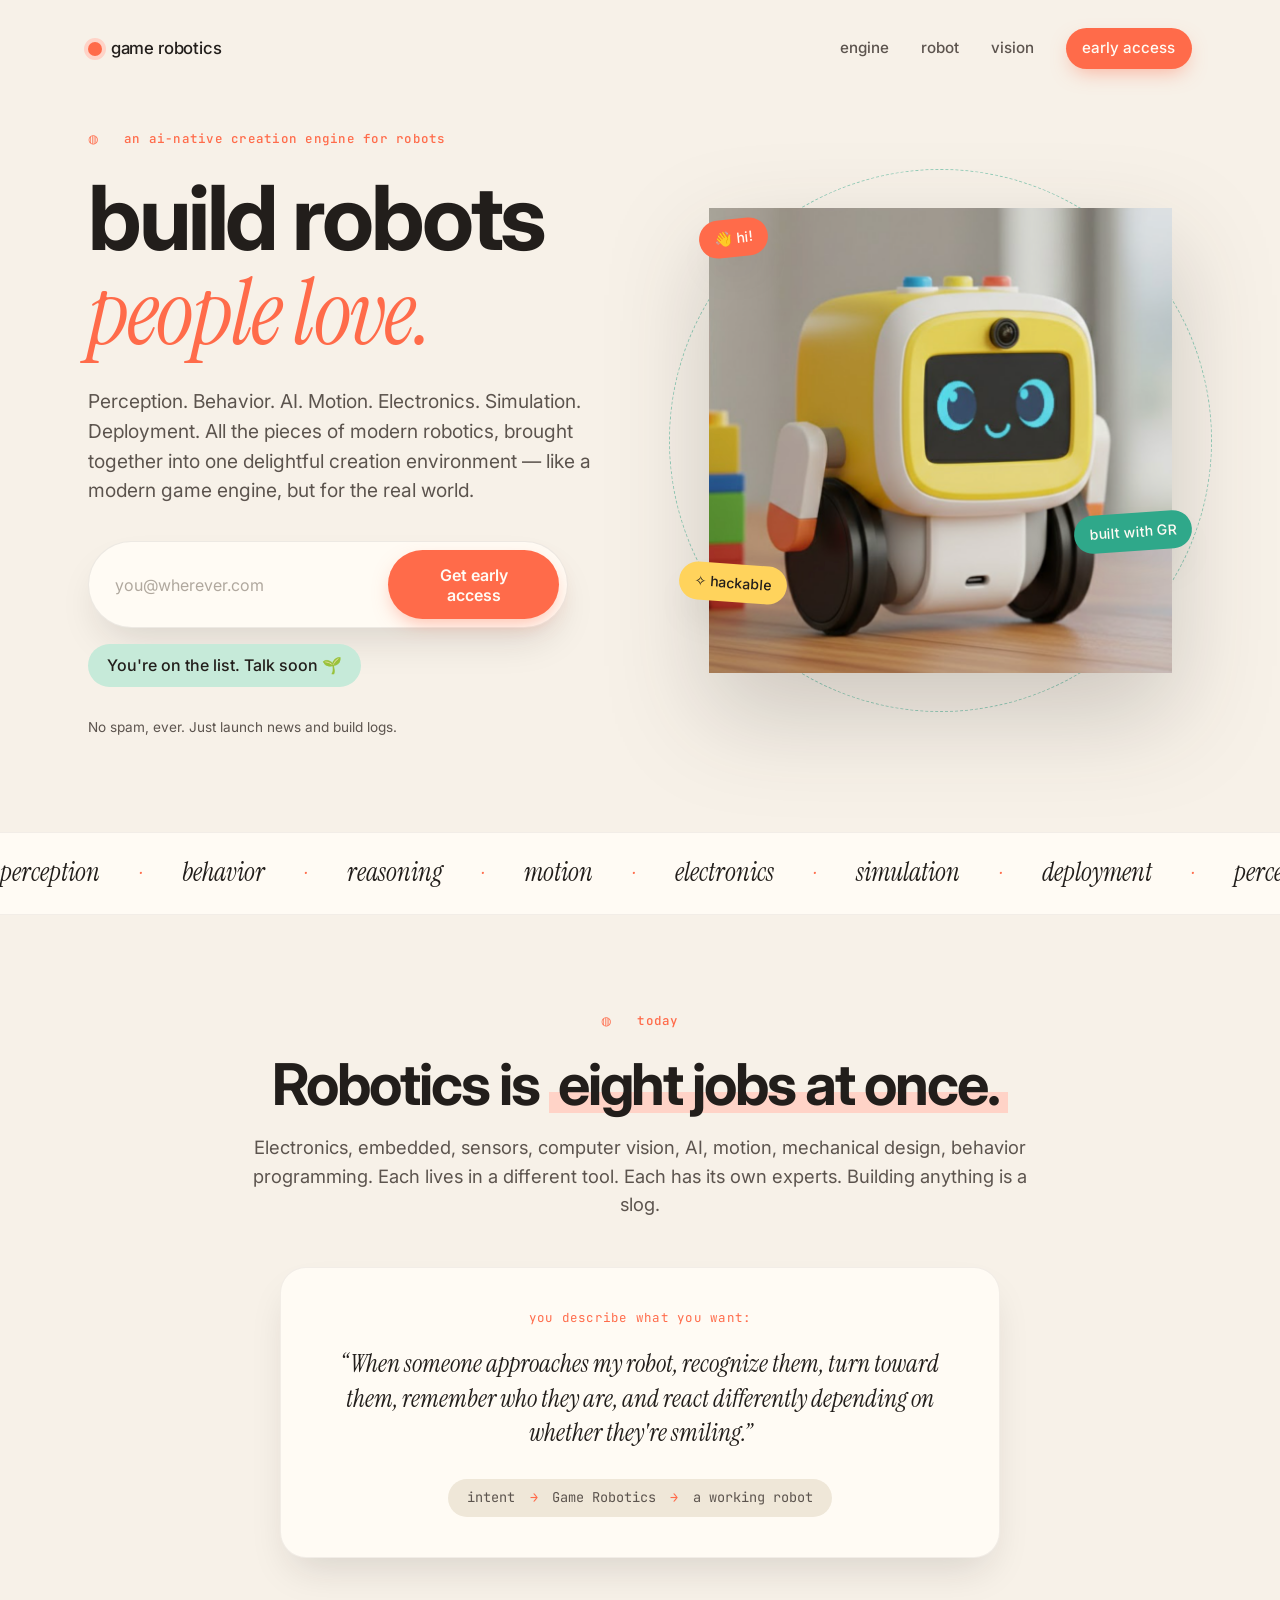
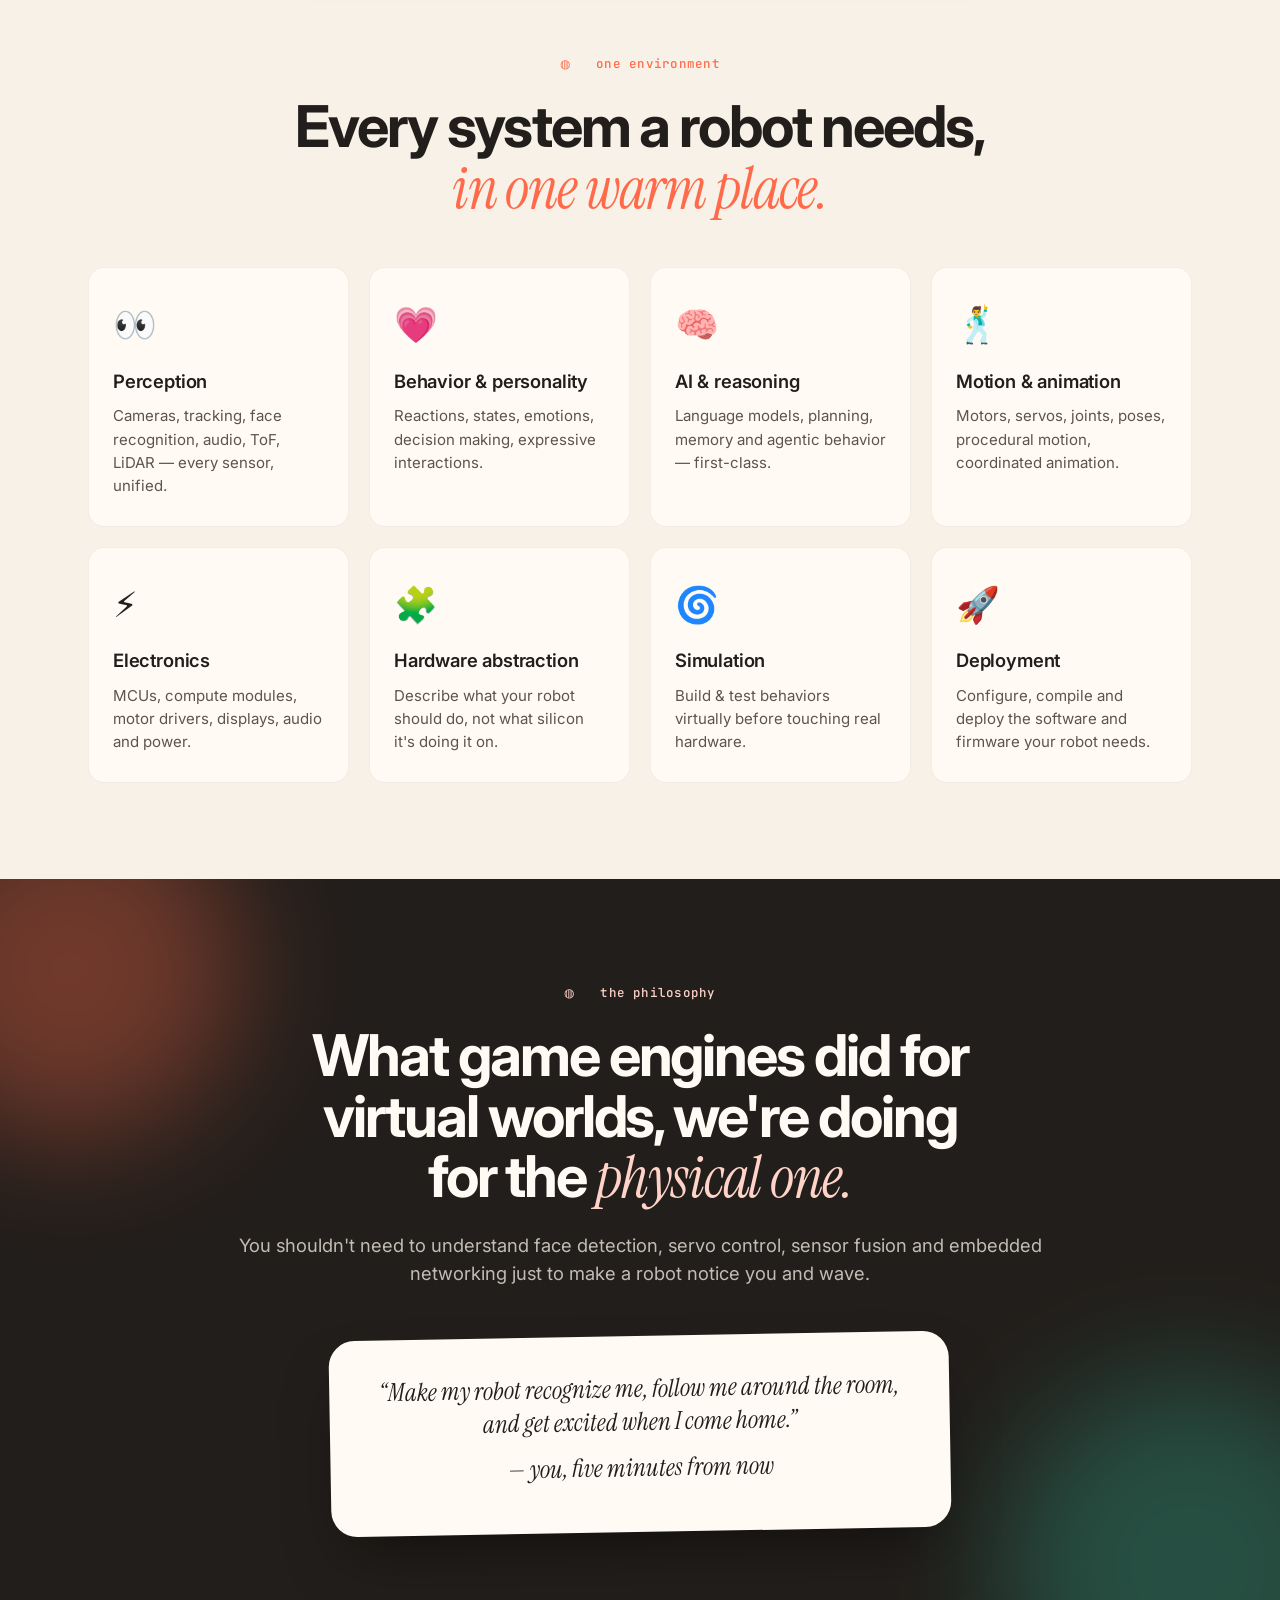
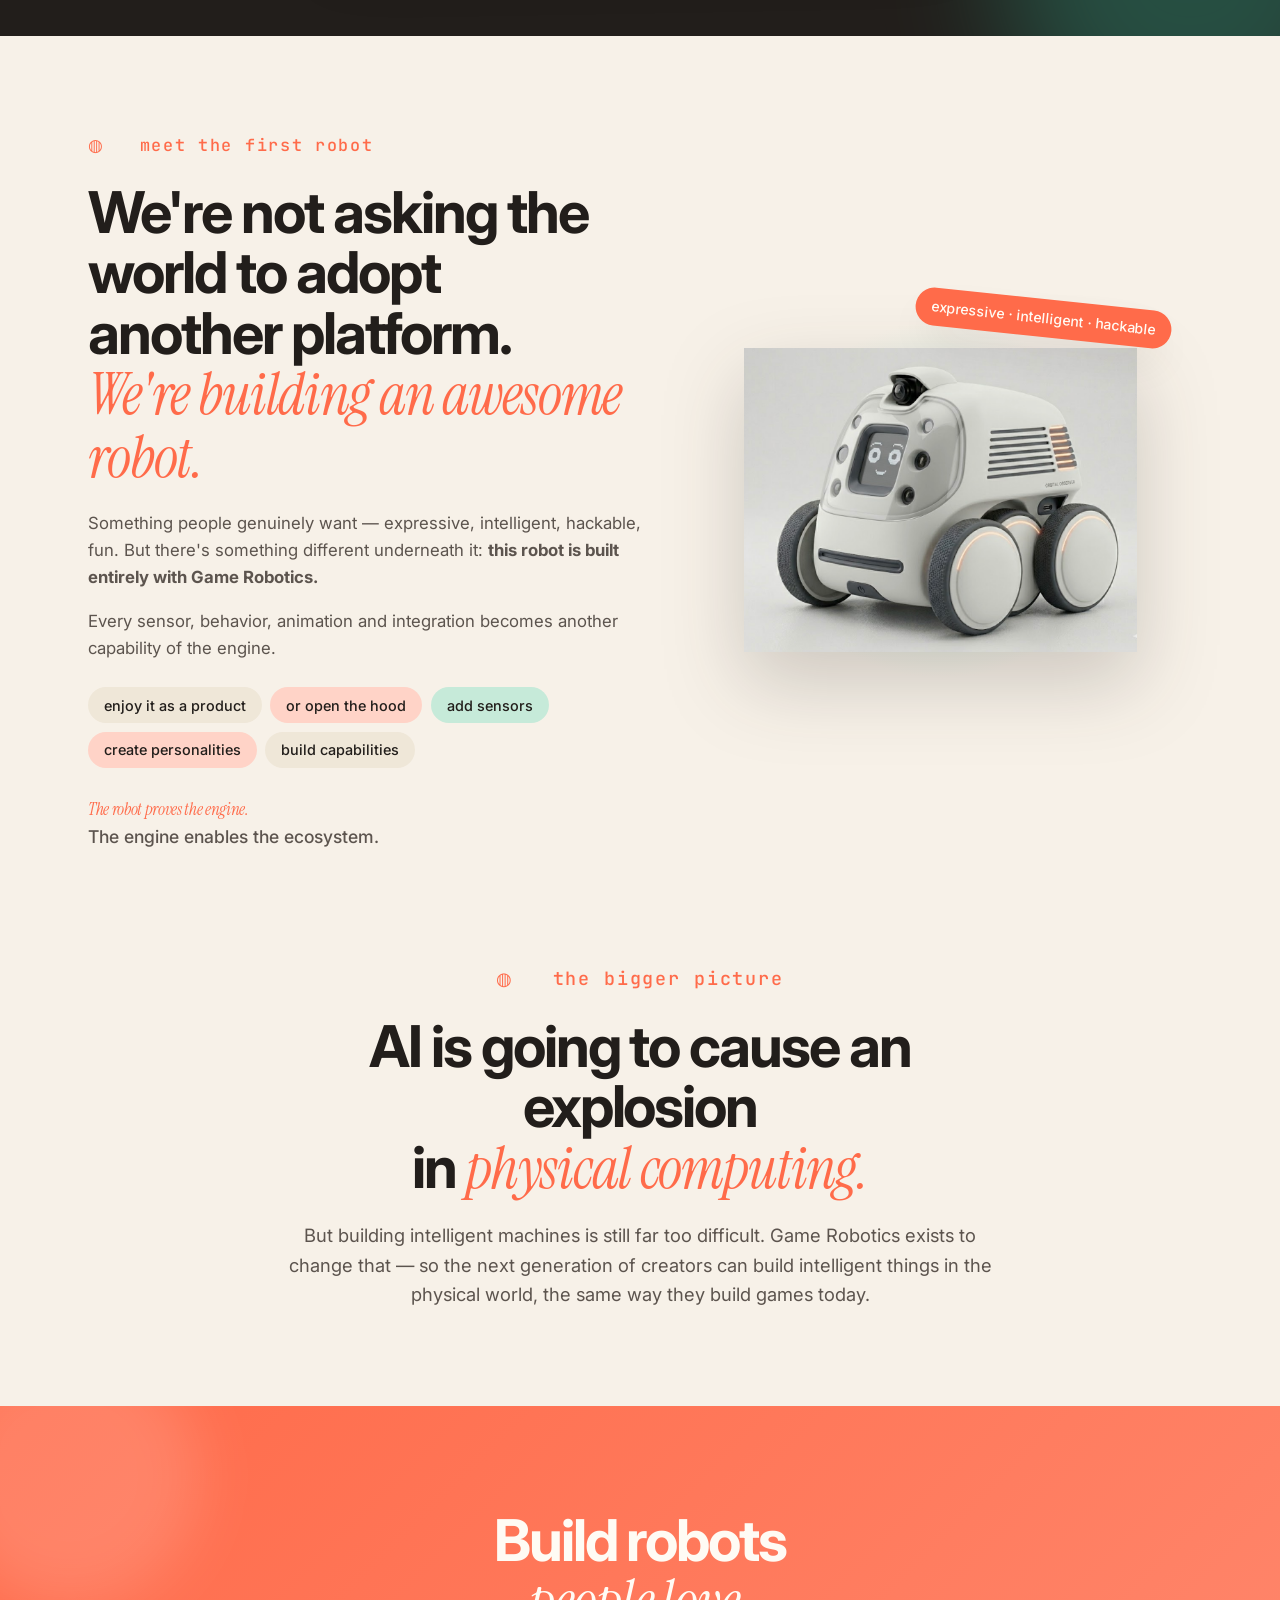
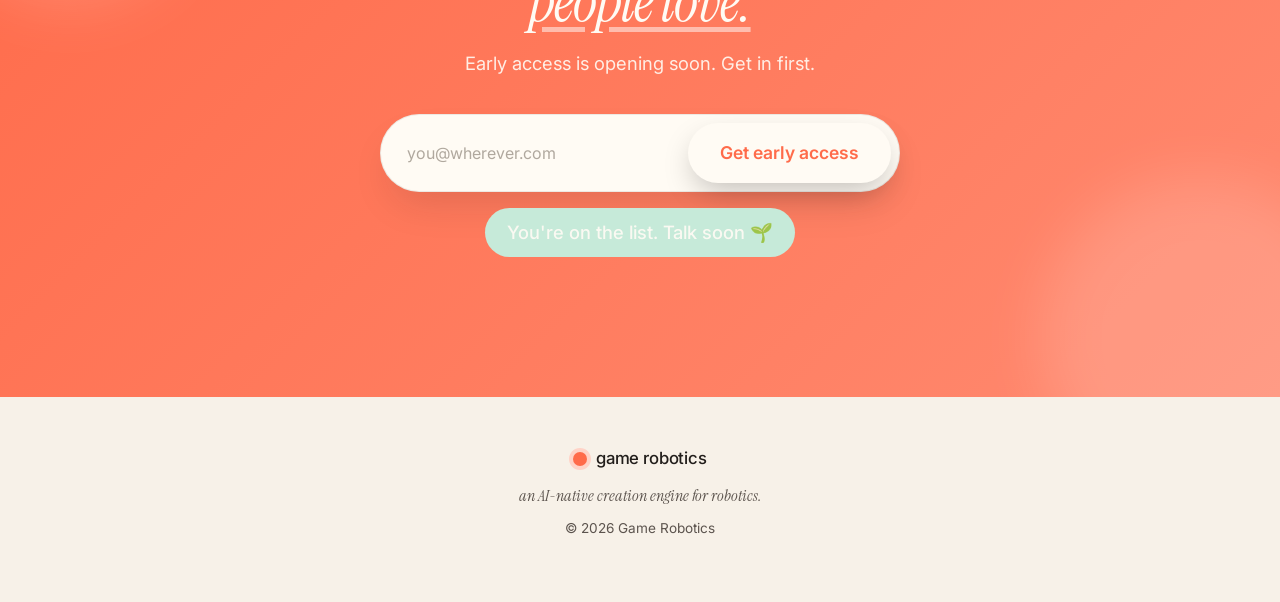
<file: v2-warmduck/index.html>
<!DOCTYPE html>
<html lang="en">
<head>
  <meta charset="UTF-8" />
  <meta name="viewport" content="width=device-width, initial-scale=1.0" />
  <title>Game Robotics — Build robots people love</title>
  <meta name="description" content="An AI-native creation engine for robots. Build robots people love." />
  <link rel="preconnect" href="https://fonts.googleapis.com" />
  <link rel="preconnect" href="https://fonts.gstatic.com" crossorigin />
  <link href="https://fonts.googleapis.com/css2?family=Instrument+Serif:ital@0;1&family=Inter:wght@400;500;600;700&family=JetBrains+Mono:wght@500&display=swap" rel="stylesheet" />
  <link rel="stylesheet" href="styles.css" />
</head>
<body>
  <!-- Nav -->
  <header class="nav">
    <a href="#" class="logo">
      <span class="logo-dot"></span>
      <span>game robotics</span>
    </a>
    <nav class="nav-links">
      <a href="#engine">engine</a>
      <a href="#robot">robot</a>
      <a href="#vision">vision</a>
      <a href="#signup" class="btn btn-primary btn-sm">early access</a>
    </nav>
  </header>

  <!-- Hero -->
  <section class="hero">
    <div class="hero-copy">
      <p class="kicker">◍ &nbsp; an AI-native creation engine for robots</p>
      <h1>
        build robots<br />
        <span class="serif-em">people love.</span>
      </h1>
      <p class="lede">
        Perception. Behavior. AI. Motion. Electronics. Simulation. Deployment.
        All the pieces of modern robotics, brought together into one delightful
        creation environment — like a modern game engine, but for the real world.
      </p>
      <form class="signup" onsubmit="event.preventDefault(); document.getElementById('signup-success').hidden = false;">
        <input type="email" placeholder="you@wherever.com" aria-label="Email address" required />
        <button type="submit" class="btn btn-primary">
          Get early access
        </button>
      </form>
      <p id="signup-success" class="signup-success" hidden>You're on the list. Talk soon 🌱</p>
      <p class="tiny-print">No spam, ever. Just launch news and build logs.</p>
    </div>

    <div class="hero-visual">
      <div class="hero-halo"></div>
      <div class="hero-ring hero-ring-1"></div>
      <div class="hero-ring hero-ring-2"></div>
      <img src="assets/robot-play.png" alt="A friendly yellow robot with big blue eyes" class="hero-robot" />
      <div class="floaty floaty-a">👋 hi!</div>
      <div class="floaty floaty-b">✧ hackable</div>
      <div class="floaty floaty-c">built with GR</div>
    </div>
  </section>

  <!-- Marquee ticker -->
  <div class="ticker" aria-hidden="true">
    <div class="ticker-track">
      <span>perception</span><span class="dot-sep">·</span>
      <span>behavior</span><span class="dot-sep">·</span>
      <span>reasoning</span><span class="dot-sep">·</span>
      <span>motion</span><span class="dot-sep">·</span>
      <span>electronics</span><span class="dot-sep">·</span>
      <span>simulation</span><span class="dot-sep">·</span>
      <span>deployment</span><span class="dot-sep">·</span>
      <span>perception</span><span class="dot-sep">·</span>
      <span>behavior</span><span class="dot-sep">·</span>
      <span>reasoning</span><span class="dot-sep">·</span>
      <span>motion</span><span class="dot-sep">·</span>
      <span>electronics</span><span class="dot-sep">·</span>
      <span>simulation</span><span class="dot-sep">·</span>
      <span>deployment</span><span class="dot-sep">·</span>
    </div>
  </div>

  <!-- Problem -->
  <section class="pitch" id="engine">
    <div class="section-head">
      <p class="kicker centered">◍ &nbsp; today</p>
      <h2>Robotics is <span class="underline-coral">eight jobs at once.</span></h2>
      <p class="section-lede">
        Electronics, embedded, sensors, computer vision, AI, motion, mechanical
        design, behavior programming. Each lives in a different tool. Each has
        its own experts. Building anything is a slog.
      </p>
    </div>

    <div class="prompt-card">
      <p class="prompt-label">You describe what you want:</p>
      <p class="prompt-text">
        “When someone approaches my robot, recognize them, turn toward them,
        remember who they are, and react differently depending on whether
        they're smiling.”
      </p>
      <div class="prompt-flow">
        <span>intent</span>
        <span class="flow-arrow">→</span>
        <span>Game Robotics</span>
        <span class="flow-arrow">→</span>
        <span>a working robot</span>
      </div>
    </div>
  </section>

  <!-- Feature grid -->
  <section class="features">
    <div class="section-head">
      <p class="kicker centered">◍ &nbsp; one environment</p>
      <h2>Every system a robot needs,<br /><span class="serif-em">in one warm place.</span></h2>
    </div>
    <div class="feature-grid">
      <div class="feature-card">
        <div class="feature-emoji">👀</div>
        <h3>Perception</h3>
        <p>Cameras, tracking, face recognition, audio, ToF, LiDAR — every sensor, unified.</p>
      </div>
      <div class="feature-card">
        <div class="feature-emoji">💗</div>
        <h3>Behavior &amp; personality</h3>
        <p>Reactions, states, emotions, decision making, expressive interactions.</p>
      </div>
      <div class="feature-card">
        <div class="feature-emoji">🧠</div>
        <h3>AI &amp; reasoning</h3>
        <p>Language models, planning, memory and agentic behavior — first-class.</p>
      </div>
      <div class="feature-card">
        <div class="feature-emoji">🕺</div>
        <h3>Motion &amp; animation</h3>
        <p>Motors, servos, joints, poses, procedural motion, coordinated animation.</p>
      </div>
      <div class="feature-card">
        <div class="feature-emoji">⚡</div>
        <h3>Electronics</h3>
        <p>MCUs, compute modules, motor drivers, displays, audio and power.</p>
      </div>
      <div class="feature-card">
        <div class="feature-emoji">🧩</div>
        <h3>Hardware abstraction</h3>
        <p>Describe what your robot should do, not what silicon it's doing it on.</p>
      </div>
      <div class="feature-card">
        <div class="feature-emoji">🌀</div>
        <h3>Simulation</h3>
        <p>Build &amp; test behaviors virtually before touching real hardware.</p>
      </div>
      <div class="feature-card">
        <div class="feature-emoji">🚀</div>
        <h3>Deployment</h3>
        <p>Configure, compile and deploy the software and firmware your robot needs.</p>
      </div>
    </div>
  </section>

  <!-- Analogy -->
  <section class="analogy">
    <div class="analogy-inner">
      <p class="kicker light">◍ &nbsp; the philosophy</p>
      <h2>What game engines did for<br />virtual worlds, we're doing<br />for the <span class="serif-em coral">physical one.</span></h2>
      <p class="section-lede light">
        You shouldn't need to understand face detection, servo control, sensor
        fusion and embedded networking just to make a robot notice you and wave.
      </p>
      <div class="quote-card">
        <p>
          “Make my robot recognize me, follow me around the room, and get
          excited when I come home.”
        </p>
        <p class="quote-attr">— you, five minutes from now</p>
      </div>
    </div>
  </section>

  <!-- First robot -->
  <section class="first-robot" id="robot">
    <div class="fr-copy">
      <p class="kicker">◍ &nbsp; meet the first robot</p>
      <h2>We're not asking the world to adopt another platform.<br /><span class="serif-em">We're building an awesome robot.</span></h2>
      <p>
        Something people genuinely want — expressive, intelligent, hackable, fun.
        But there's something different underneath it: <strong>this robot is built
        entirely with Game Robotics.</strong>
      </p>
      <p>
        Every sensor, behavior, animation and integration becomes another
        capability of the engine.
      </p>
      <div class="fr-pills">
        <span>enjoy it as a product</span>
        <span>or open the hood</span>
        <span>add sensors</span>
        <span>create personalities</span>
        <span>build capabilities</span>
      </div>
      <p class="tagline">
        <span class="serif-em">The robot proves the engine.</span><br />
        <span>The engine enables the ecosystem.</span>
      </p>
    </div>
    <div class="fr-visual">
      <div class="fr-halo"></div>
      <img src="assets/robot-hero.png" alt="The first robot from Game Robotics" />
      <div class="floaty floaty-fr">expressive · intelligent · hackable</div>
    </div>
  </section>

  <!-- Vision -->
  <section class="vision" id="vision">
    <p class="kicker centered">◍ &nbsp; the bigger picture</p>
    <h2>AI is going to cause an explosion<br />in <span class="serif-em coral">physical computing.</span></h2>
    <p>
      But building intelligent machines is still far too difficult. Game Robotics
      exists to change that — so the next generation of creators can build
      intelligent things in the physical world, the same way they build games today.
    </p>
  </section>

  <!-- Final CTA -->
  <section class="cta" id="signup">
    <div class="cta-inner">
      <h2>Build robots<br /><span class="serif-em">people love.</span></h2>
      <p>Early access is opening soon. Get in first.</p>
      <form class="signup signup-lg" onsubmit="event.preventDefault(); document.getElementById('signup-success-2').hidden = false;">
        <input type="email" placeholder="you@wherever.com" aria-label="Email address" required />
        <button type="submit" class="btn btn-primary btn-lg">
          Get early access
        </button>
      </form>
      <p id="signup-success-2" class="signup-success" hidden>You're on the list. Talk soon 🌱</p>
    </div>
  </section>

  <footer class="footer">
    <div class="footer-inner">
      <div class="logo">
        <span class="logo-dot"></span>
        <span>game robotics</span>
      </div>
      <p class="footer-tag">an AI-native creation engine for robotics.</p>
      <p class="footer-copy">© 2026 Game Robotics</p>
    </div>
  </footer>
</body>
</html>
</file>
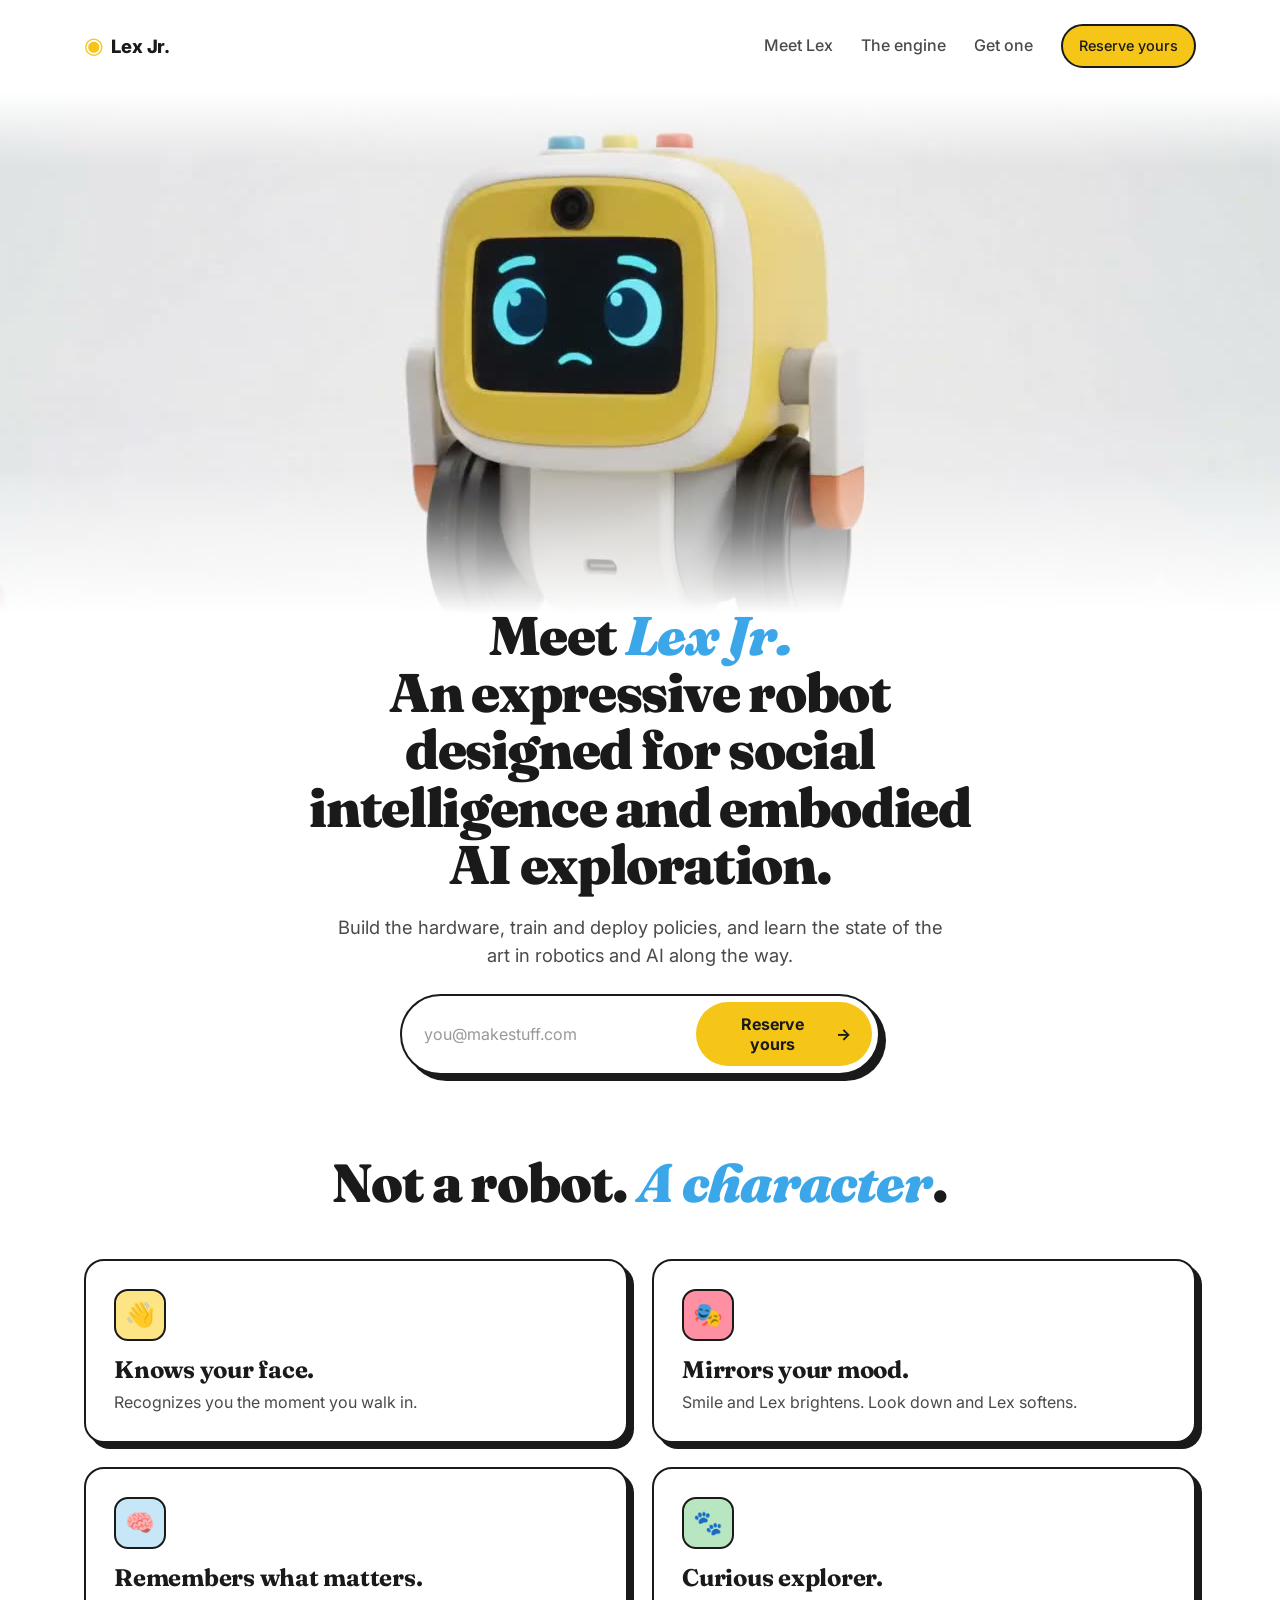
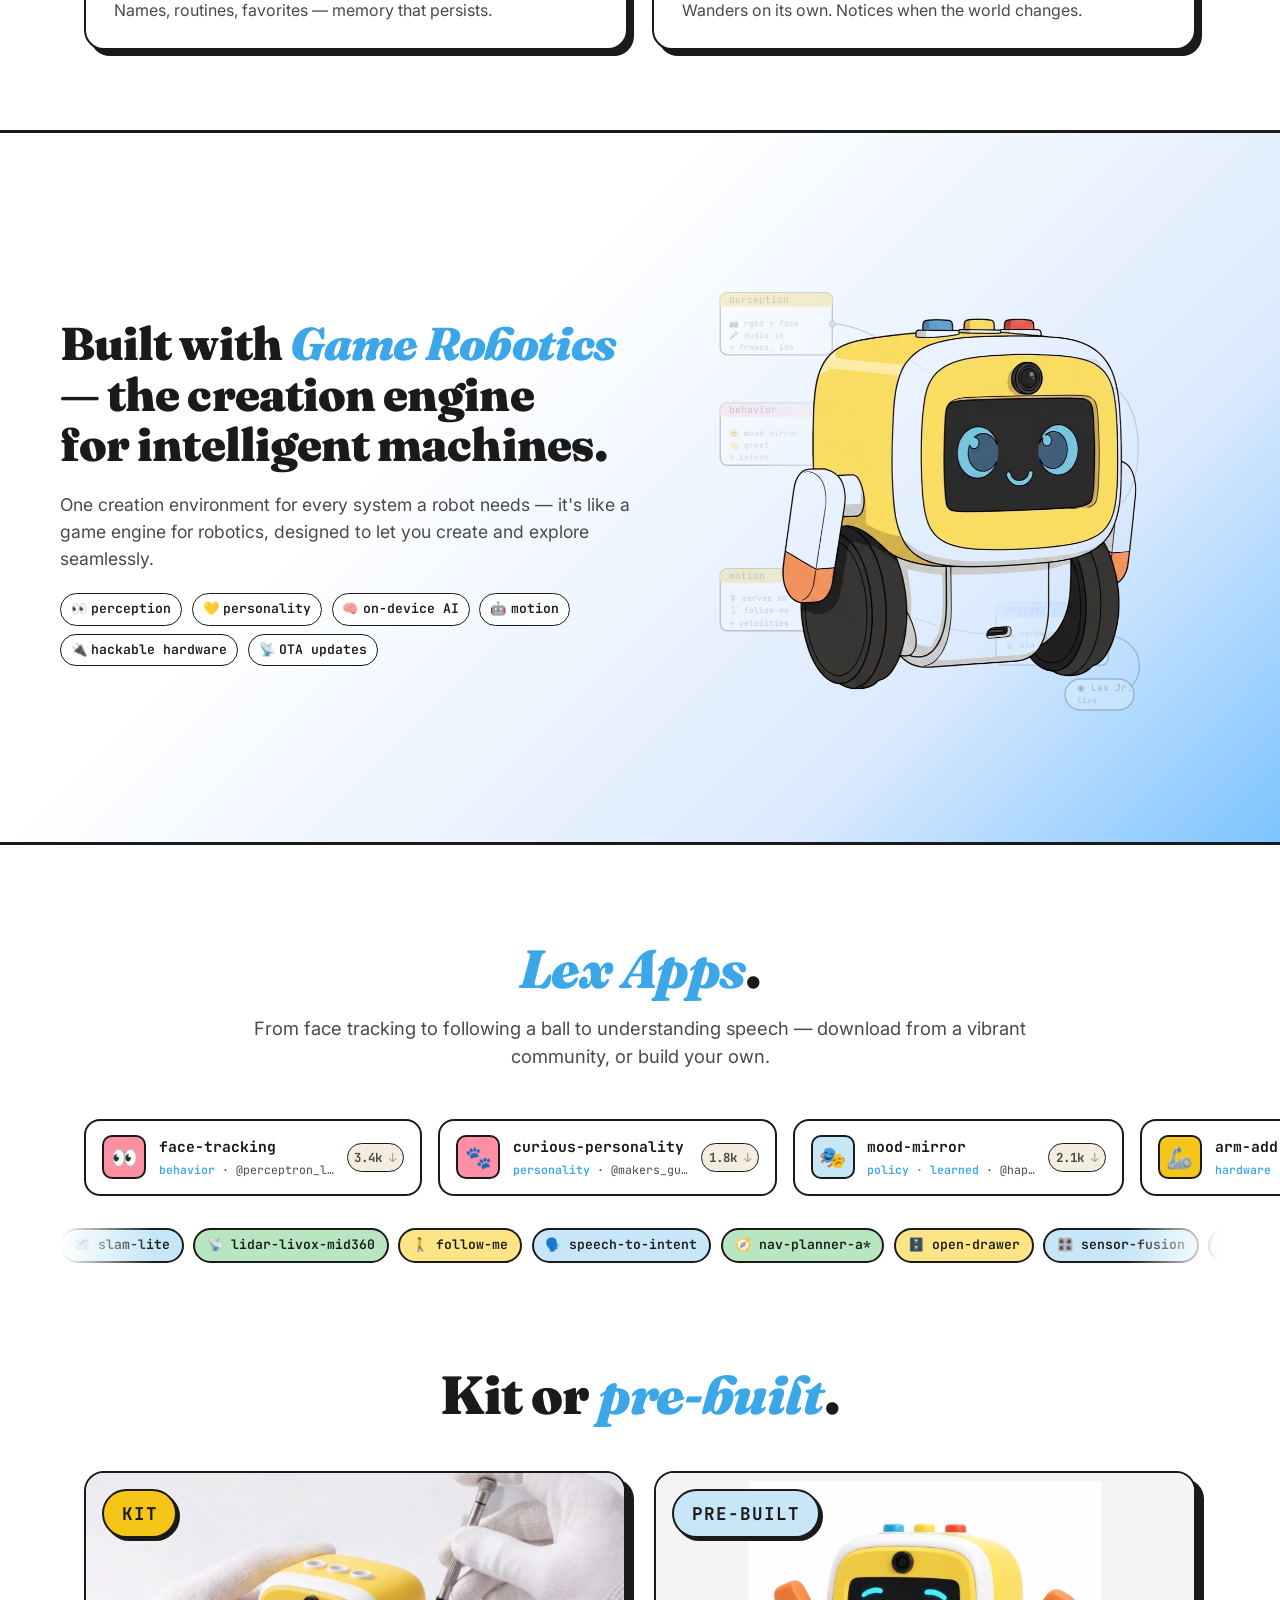
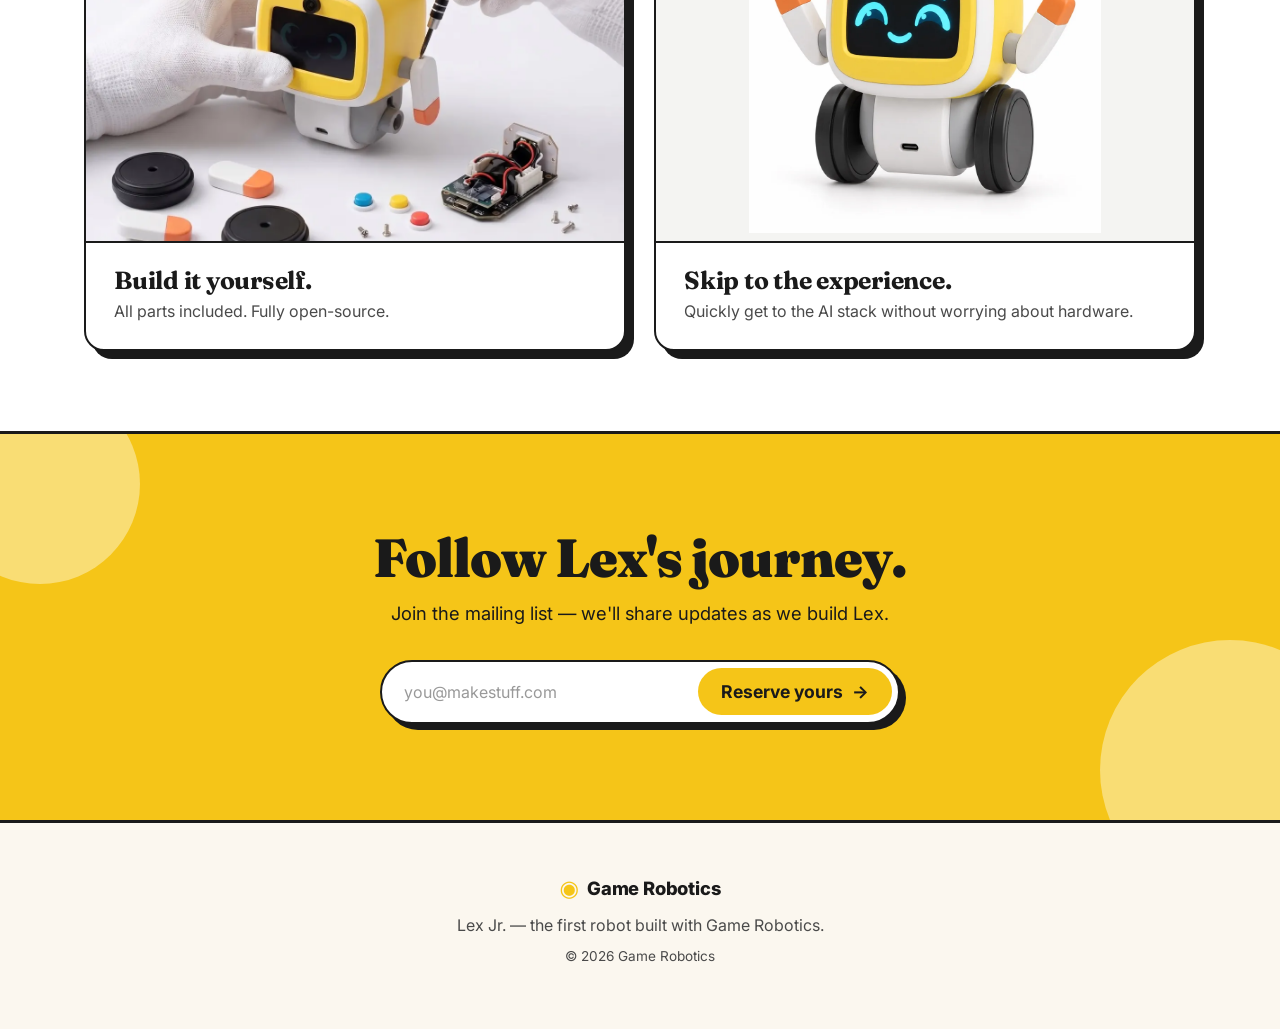
<file: v3-robotfirst/index.html>
<!DOCTYPE html>
<html lang="en">
<head>
  <meta charset="UTF-8" />
  <meta name="viewport" content="width=device-width, initial-scale=1.0" />
  <title>Lex Jr. — A companion robot by Game Robotics</title>
  <meta name="description" content="Meet Lex Jr. A companion robot that recognizes you, reacts to your world, and grows with you. Built with Game Robotics." />
  <link rel="preconnect" href="https://fonts.googleapis.com" />
  <link rel="preconnect" href="https://fonts.gstatic.com" crossorigin />
  <link href="https://fonts.googleapis.com/css2?family=Fraunces:opsz,wght@9..144,700;9..144,900&family=Inter:wght@400;500;600;700&family=JetBrains+Mono:wght@500&display=swap" rel="stylesheet" />
  <link rel="stylesheet" href="styles.css" />
</head>
<body class="variant-b">
  <!-- Nav -->
  <header class="nav">
    <a href="#" class="logo">
      <span class="logo-mark">◉</span>
      <span>Lex Jr.</span>
    </a>
    <nav class="nav-links">
      <a href="#meet">Meet Lex</a>
      <a href="#engine">The engine</a>
      <a href="#choose">Get one</a>
      <a href="#signup" class="btn btn-sm btn-primary">Reserve yours</a>
    </nav>
  </header>

  <!-- Hero: cinematic full-bleed video, copy stacked below -->
  <section class="hero-robot" id="top">
    <div class="hr-video-band">
      <video
        class="hr-robot-vid-wide"
        autoplay muted loop playsinline preload="metadata"
        poster="assets/lex-jr-wide-poster.jpg"
        aria-label="Lex Jr., a friendly companion robot with big eyes">
        <source src="assets/lex-jr-wide.mp4" type="video/mp4" />
      </video>
    </div>

    <div class="hr-copy hr-copy-centered">
      <h1>
        Meet <em>Lex Jr.</em><br />
        An expressive robot designed for social intelligence and embodied AI exploration.
      </h1>
      <p class="lede">
        Build the hardware, train and deploy policies, and learn the state of the
        art in robotics and AI along the way.
      </p>
      <form class="signup" onsubmit="event.preventDefault(); document.getElementById('signup-success').hidden = false;">
        <input type="email" placeholder="you@makestuff.com" aria-label="Email address" required />
        <button type="submit" class="btn btn-primary">
          Reserve yours <span aria-hidden="true">→</span>
        </button>
      </form>
      <p id="signup-success" class="signup-success" hidden>You're on the list. Talk soon 🌱</p>
    </div>
  </section>

  <!-- Meet Lex: personality vignettes -->
  <section class="meet" id="meet">
    <div class="section-head">
      <h2>Not a robot. <em>A character</em>.</h2>
    </div>

    <div class="vignettes">
      <article class="vignette">
        <div class="vg-icon">👋</div>
        <h3>Knows your face.</h3>
        <p>Recognizes you the moment you walk in.</p>
      </article>
      <article class="vignette">
        <div class="vg-icon">🎭</div>
        <h3>Mirrors your mood.</h3>
        <p>Smile and Lex brightens. Look down and Lex softens.</p>
      </article>
      <article class="vignette">
        <div class="vg-icon">🧠</div>
        <h3>Remembers what matters.</h3>
        <p>Names, routines, favorites — memory that persists.</p>
      </article>
      <article class="vignette">
        <div class="vg-icon">🐾</div>
        <h3>Curious explorer.</h3>
        <p>Wanders on its own. Notices when the world changes.</p>
      </article>
    </div>
  </section>

  <!-- The reveal: platform enters as the enabler + the whole stack -->
  <section class="reveal" id="engine">
    <div class="reveal-inner">
      <div class="reveal-copy">
        <h2>Built with <em>Game Robotics</em> — the creation engine for intelligent machines.</h2>
        <p>
          One creation environment for every system a robot needs — it's like a
          game engine for robotics, designed to let you create and explore seamlessly.
        </p>
        <ul class="stack-chips" aria-label="Everything in Lex's stack">
          <li><span aria-hidden="true">👀</span> perception</li>
          <li><span aria-hidden="true">💛</span> personality</li>
          <li><span aria-hidden="true">🧠</span> on-device AI</li>
          <li><span aria-hidden="true">🤖</span> motion</li>
          <li><span aria-hidden="true">🔌</span> hackable hardware</li>
          <li><span aria-hidden="true">📡</span> OTA updates</li>
        </ul>
      </div>
      <div class="reveal-visual">
        <!-- Faded node-editor hint behind Lex: a peek at the platform UI -->
        <svg class="reveal-nodes" viewBox="0 0 600 600" aria-hidden="true" preserveAspectRatio="xMidYMid slice">
          <defs>
            <style>
              .rn-node { fill: white; stroke: #1a1a2e; stroke-width: 1.6; }
              .rn-bar-y { fill: #F5C518; }
              .rn-bar-b { fill: #7cc4ff; }
              .rn-bar-p { fill: #FFBFC7; }
              .rn-bar-g { fill: #B9E8C7; }
              .rn-text { font-family: 'JetBrains Mono', 'Menlo', monospace; font-size: 11px; fill: #1a1a2e; }
              .rn-text-sm { font-family: 'JetBrains Mono', 'Menlo', monospace; font-size: 9px; fill: #4a4a5a; }
              .rn-port { fill: #2ba1ff; stroke: #1a1a2e; stroke-width: 1; }
              .rn-wire { fill: none; stroke: #1a1a2e; stroke-width: 1.4; stroke-linecap: round; }
            </style>
          </defs>

          <!-- Wires (drawn first so nodes sit on top) -->
          <path class="rn-wire" d="M 148,110 C 220,110 260,200 340,180" />
          <path class="rn-wire" d="M 148,238 C 220,238 260,330 340,320" />
          <path class="rn-wire" d="M 460,180 C 520,180 520,330 460,330" />
          <path class="rn-wire" d="M 148,430 C 220,430 260,470 340,470" />
          <path class="rn-wire" d="M 460,470 C 520,470 520,540 470,540" />

          <!-- perception -->
          <g transform="translate(20, 74)">
            <rect class="rn-node" width="130" height="72" rx="8" />
            <rect class="rn-bar-y" x="0" y="0" width="130" height="16" rx="8" />
            <rect class="rn-bar-y" x="0" y="8" width="130" height="8" />
            <text class="rn-text" x="10" y="12">perception</text>
            <text class="rn-text-sm" x="10" y="38">📷 rgbd + face</text>
            <text class="rn-text-sm" x="10" y="52">🎤 audio in</text>
            <text class="rn-text-sm" x="10" y="66">→ frames, ids</text>
            <circle class="rn-port" cx="130" cy="36" r="3.5" />
          </g>

          <!-- behavior -->
          <g transform="translate(20, 202)">
            <rect class="rn-node" width="130" height="72" rx="8" />
            <rect class="rn-bar-p" x="0" y="0" width="130" height="16" rx="8" />
            <rect class="rn-bar-p" x="0" y="8" width="130" height="8" />
            <text class="rn-text" x="10" y="12">behavior</text>
            <text class="rn-text-sm" x="10" y="38">😊 mood mirror</text>
            <text class="rn-text-sm" x="10" y="52">👋 greet</text>
            <text class="rn-text-sm" x="10" y="66">→ intent</text>
            <circle class="rn-port" cx="130" cy="36" r="3.5" />
          </g>

          <!-- reasoning -->
          <g transform="translate(340, 152)">
            <rect class="rn-node" width="120" height="60" rx="8" />
            <rect class="rn-bar-b" x="0" y="0" width="120" height="16" rx="8" />
            <rect class="rn-bar-b" x="0" y="8" width="120" height="8" />
            <text class="rn-text" x="10" y="12">reasoning</text>
            <text class="rn-text-sm" x="10" y="36">🧠 on-device llm</text>
            <text class="rn-text-sm" x="10" y="50">→ plan, reply</text>
            <circle class="rn-port" cx="0" cy="30" r="3.5" />
            <circle class="rn-port" cx="120" cy="30" r="3.5" />
          </g>

          <!-- memory -->
          <g transform="translate(340, 292)">
            <rect class="rn-node" width="120" height="60" rx="8" />
            <rect class="rn-bar-g" x="0" y="0" width="120" height="16" rx="8" />
            <rect class="rn-bar-g" x="0" y="8" width="120" height="8" />
            <text class="rn-text" x="10" y="12">memory</text>
            <text class="rn-text-sm" x="10" y="36">🗄 persistent</text>
            <text class="rn-text-sm" x="10" y="50">→ ctx, prefs</text>
            <circle class="rn-port" cx="0" cy="30" r="3.5" />
            <circle class="rn-port" cx="120" cy="30" r="3.5" />
          </g>

          <!-- motion -->
          <g transform="translate(20, 394)">
            <rect class="rn-node" width="130" height="72" rx="8" />
            <rect class="rn-bar-y" x="0" y="0" width="130" height="16" rx="8" />
            <rect class="rn-bar-y" x="0" y="8" width="130" height="8" />
            <text class="rn-text" x="10" y="12">motion</text>
            <text class="rn-text-sm" x="10" y="38">🎛 servos x6</text>
            <text class="rn-text-sm" x="10" y="52">🚶 follow-me</text>
            <text class="rn-text-sm" x="10" y="66">→ velocities</text>
            <circle class="rn-port" cx="130" cy="36" r="3.5" />
          </g>

          <!-- deploy -->
          <g transform="translate(340, 434)">
            <rect class="rn-node" width="130" height="72" rx="8" />
            <rect class="rn-bar-b" x="0" y="0" width="130" height="16" rx="8" />
            <rect class="rn-bar-b" x="0" y="8" width="130" height="8" />
            <text class="rn-text" x="10" y="12">deploy</text>
            <text class="rn-text-sm" x="10" y="38">🔌 hardware io</text>
            <text class="rn-text-sm" x="10" y="52">📡 ota</text>
            <text class="rn-text-sm" x="10" y="66">→ Lex</text>
            <circle class="rn-port" cx="0" cy="36" r="3.5" />
          </g>

          <!-- lex sink chip -->
          <g transform="translate(420, 522)">
            <rect class="rn-node" width="80" height="36" rx="18" fill="#F5C518" stroke="#1a1a2e" stroke-width="1.6" />
            <text class="rn-text" x="14" y="14">◉ Lex Jr.</text>
            <text class="rn-text-sm" x="14" y="28">live</text>
          </g>
        </svg>

        <picture>
          <source type="image/webp" srcset="assets/lex-jr-illustration.webp" />
          <img src="assets/lex-jr-illustration.png" alt="Illustration of Lex Jr." />
        </picture>
      </div>
    </div>
  </section>

  <!-- Community: extend Lex or build your own -->
  <section class="marketplace" id="community">
    <div class="section-head">
      <h2><em>Lex Apps</em>.</h2>
      <p class="section-lede">
        From face tracking to following a ball to understanding speech — download
        from a vibrant community, or build your own.
      </p>
    </div>

    <div class="market-grid market-featured">
      <div class="market-card m-behavior">
        <div class="m-icon">👀</div>
        <div class="m-body">
          <div class="m-name">face-tracking</div>
          <div class="m-meta"><span class="m-type">behavior</span> · <span class="m-author">@perceptron_labs</span></div>
        </div>
        <div class="m-stat">3.4k</div>
      </div>
      <div class="market-card m-personality">
        <div class="m-icon">🐾</div>
        <div class="m-body">
          <div class="m-name">curious-personality</div>
          <div class="m-meta"><span class="m-type">personality</span> · <span class="m-author">@makers_guild</span></div>
        </div>
        <div class="m-stat">1.8k</div>
      </div>
      <div class="market-card m-policy">
        <div class="m-icon">🎭</div>
        <div class="m-body">
          <div class="m-name">mood-mirror</div>
          <div class="m-meta"><span class="m-type">policy · learned</span> · <span class="m-author">@haptic</span></div>
        </div>
        <div class="m-stat">2.1k</div>
      </div>
      <div class="market-card m-actuator">
        <div class="m-icon">🦾</div>
        <div class="m-body">
          <div class="m-name">arm-add-on</div>
          <div class="m-meta"><span class="m-type">hardware</span> · <span class="m-author">@robotis</span></div>
        </div>
        <div class="m-stat">4.7k</div>
      </div>
    </div>

    <div class="market-trail" aria-label="More capabilities in the library">
      <div class="market-trail-track">
        <span class="mini-node">🗺️ slam-lite</span>
        <span class="mini-node">📡 lidar-livox-mid360</span>
        <span class="mini-node">🚶 follow-me</span>
        <span class="mini-node">🗣️ speech-to-intent</span>
        <span class="mini-node">🧭 nav-planner-a*</span>
        <span class="mini-node">🗄️ open-drawer</span>
        <span class="mini-node">🎛️ sensor-fusion</span>
        <span class="mini-node">📷 rgbd-cam</span>
        <span class="mini-node">🧲 gripper-parallel</span>
        <span class="mini-node">🌡️ imu-bno085</span>
        <span class="mini-node">🎨 emotion-mixer</span>
        <span class="mini-node">🧠 llm-planner</span>
        <span class="mini-node">🦾 arm-pilot</span>
        <span class="mini-node">🎯 aim-and-track</span>
        <span class="mini-node" aria-hidden="true">🗺️ slam-lite</span>
        <span class="mini-node" aria-hidden="true">📡 lidar-livox-mid360</span>
        <span class="mini-node" aria-hidden="true">🚶 follow-me</span>
        <span class="mini-node" aria-hidden="true">🗣️ speech-to-intent</span>
        <span class="mini-node" aria-hidden="true">🧭 nav-planner-a*</span>
        <span class="mini-node" aria-hidden="true">🗄️ open-drawer</span>
        <span class="mini-node" aria-hidden="true">🎛️ sensor-fusion</span>
        <span class="mini-node" aria-hidden="true">📷 rgbd-cam</span>
        <span class="mini-node" aria-hidden="true">🧲 gripper-parallel</span>
        <span class="mini-node" aria-hidden="true">🌡️ imu-bno085</span>
        <span class="mini-node" aria-hidden="true">🎨 emotion-mixer</span>
        <span class="mini-node" aria-hidden="true">🧠 llm-planner</span>
        <span class="mini-node" aria-hidden="true">🦾 arm-pilot</span>
        <span class="mini-node" aria-hidden="true">🎯 aim-and-track</span>
      </div>
    </div>
  </section>

  <!-- Kit vs pre-built: two ways in -->
  <section class="choose" id="choose">
    <div class="section-head">
      <h2>Kit or <em>pre-built</em>.</h2>
    </div>

    <div class="choose-grid">
      <article class="choose-card">
        <div class="cc-img">
          <div class="cc-tag cc-tag-kit">Kit</div>
          <picture>
            <source type="image/webp" srcset="assets/lex-kit.webp" />
            <img src="assets/lex-kit.jpg" alt="Lex Jr. kit — assembled by hand with tools and parts on a workbench" />
          </picture>
        </div>
        <div class="cc-body">
          <h3>Build it yourself.</h3>
          <p>All parts included. Fully open-source.</p>
        </div>
      </article>

      <article class="choose-card">
        <div class="cc-img cc-img-photo">
          <div class="cc-tag cc-tag-built">Pre-built</div>
          <picture>
            <source type="image/webp" srcset="assets/lex-jr-pre-built.webp" />
            <img src="assets/lex-jr-pre-built.jpg" alt="Lex Jr. — fully assembled and ready to run" />
          </picture>
        </div>
        <div class="cc-body">
          <h3>Skip to the experience.</h3>
          <p>Quickly get to the AI stack without worrying about hardware.</p>
        </div>
      </article>
    </div>
  </section>

  <!-- Final CTA -->
  <section class="cta" id="signup">
    <div class="cta-inner">
      <h2>Follow Lex's journey.</h2>
      <p>Join the mailing list — we'll share updates as we build Lex.</p>
      <form class="signup signup-lg" onsubmit="event.preventDefault(); document.getElementById('signup-success-2').hidden = false;">
        <input type="email" placeholder="you@makestuff.com" aria-label="Email address" required />
        <button type="submit" class="btn btn-primary btn-lg">
          Reserve yours <span aria-hidden="true">→</span>
        </button>
      </form>
      <p id="signup-success-2" class="signup-success" hidden>You're on the list. Talk soon 🌱</p>
    </div>
  </section>

  <footer class="footer">
    <div class="footer-inner">
      <div class="logo">
        <span class="logo-mark">◉</span>
        <span>Game Robotics</span>
      </div>
      <p class="footer-tag">Lex Jr. — the first robot built with Game Robotics.</p>
      <p class="footer-copy">© 2026 Game Robotics</p>
    </div>
  </footer>
</body>
</html>
</file>
<file: v1-toybox/styles.css>
/* -------- Design tokens: TOYBOX (yellow + blue on cream) -------- */
:root {
  --bg: #FBF7EF;
  --bg-2: #F4EEE0;
  --ink: #1A1A1A;
  --ink-2: #4A4A4A;
  --yellow: #F5C518;
  --yellow-soft: #FDE585;
  --blue: #3BA7E8;
  --blue-soft: #C7E7F8;
  --pink: #FF8FA3;
  --mint: #B8E6C1;
  --dark: #0F172A;
  --radius: 22px;
  --radius-sm: 14px;
  --shadow-play: 6px 6px 0 var(--ink);
  --shadow-soft: 0 10px 30px rgba(0, 0, 0, 0.08);
  --max: 1160px;
}

/* -------- Reset + base -------- */
*, *::before, *::after { box-sizing: border-box; }
html, body { margin: 0; padding: 0; }
body {
  font-family: 'Inter', system-ui, sans-serif;
  background: var(--bg);
  color: var(--ink);
  line-height: 1.55;
  -webkit-font-smoothing: antialiased;
  overflow-x: hidden;
}
img { max-width: 100%; display: block; }
a { color: inherit; text-decoration: none; }
h1, h2, h3 {
  font-family: 'Fraunces', 'Georgia', serif;
  font-weight: 900;
  line-height: 1.05;
  letter-spacing: -0.02em;
  margin: 0;
}
h1 { font-size: clamp(2.8rem, 6.5vw, 5.4rem); }
h2 { font-size: clamp(2rem, 4.2vw, 3.4rem); }
h3 { font-size: 1.25rem; font-family: 'Inter', sans-serif; font-weight: 700; letter-spacing: -0.01em; }
p { margin: 0 0 1em; color: var(--ink-2); }
em { font-style: italic; color: var(--blue); }

/* -------- Buttons -------- */
.btn {
  display: inline-flex;
  align-items: center;
  gap: 0.5em;
  padding: 0.85em 1.4em;
  border-radius: 999px;
  font-family: 'Inter', sans-serif;
  font-weight: 700;
  font-size: 1rem;
  border: 2px solid var(--ink);
  cursor: pointer;
  transition: transform 0.15s ease, box-shadow 0.15s ease;
  background: white;
  color: var(--ink);
}
.btn:hover { transform: translate(-2px, -2px); box-shadow: 4px 4px 0 var(--ink); }
.btn:active { transform: translate(0, 0); box-shadow: 0 0 0 var(--ink); }
.btn-primary { background: var(--yellow); color: var(--ink); }
.btn-lg { padding: 1.05em 1.8em; font-size: 1.1rem; }
.btn-sm { padding: 0.6em 1.1em; font-size: 0.9rem; }

/* -------- Nav -------- */
.nav {
  max-width: var(--max);
  margin: 0 auto;
  padding: 1.5rem 1.5rem;
  display: flex;
  justify-content: space-between;
  align-items: center;
  gap: 1rem;
}
.logo {
  display: inline-flex;
  align-items: center;
  gap: 0.5rem;
  font-weight: 800;
  font-size: 1.15rem;
  letter-spacing: -0.01em;
}
.logo-mark {
  color: var(--yellow);
  font-size: 1.4rem;
  animation: spin 8s linear infinite;
  display: inline-block;
}
@keyframes spin { to { transform: rotate(360deg); } }
.nav-links { display: flex; align-items: center; gap: 1.75rem; }
.nav-links a { font-weight: 500; color: var(--ink-2); }
.nav-links a:hover { color: var(--ink); }
.nav-links .btn { color: var(--ink); }

/* -------- Hero -------- */
.hero {
  max-width: var(--max);
  margin: 2rem auto 4rem;
  padding: 0 1.5rem;
  display: grid;
  grid-template-columns: 1.1fr 1fr;
  gap: 3rem;
  align-items: center;
}

/* Cinematic hero variant: full-width background video */
.hero-video {
  max-width: none;
  padding: 6rem 1.5rem 5rem;
  margin: 0 0 4rem;
  min-height: 82vh;
  position: relative;
  overflow: hidden;
  display: block;
  background: #0a0f18;
}
.hero-bg {
  position: absolute;
  inset: 0;
  width: 100%;
  height: 100%;
  object-fit: cover;
  z-index: 0;
  pointer-events: none;
  transform: scaleX(-1);
}
.hero-scrim {
  position: absolute;
  inset: 0;
  z-index: 1;
  background:
    linear-gradient(100deg, rgba(10, 15, 24, 0.92) 0%, rgba(10, 15, 24, 0.72) 35%, rgba(10, 15, 24, 0.25) 70%, rgba(10, 15, 24, 0.05) 100%),
    linear-gradient(180deg, rgba(10, 15, 24, 0.25) 0%, rgba(10, 15, 24, 0.55) 100%);
  pointer-events: none;
}
.hero-video .hero-copy {
  position: relative;
  z-index: 2;
  max-width: 640px;
  margin: 0 auto 0 max(1.5rem, calc((100vw - var(--max)) / 2 + 1.5rem));
  color: white;
}
.hero-video h1 {
  color: white;
  font-size: clamp(1.9rem, 4.2vw, 3.2rem);
  line-height: 1.1;
  letter-spacing: -0.02em;
}
.hero-video h1 em {
  display: inline-block;
  white-space: nowrap;
}
.hero-video em { color: var(--yellow); font-style: italic; }
.hero-video .lede { color: rgba(255,255,255,0.85); }
.hero-video .eyebrow {
  background: rgba(255,255,255,0.08);
  color: rgba(255,255,255,0.9);
  border-color: rgba(255,255,255,0.25);
  backdrop-filter: blur(6px);
}
.hero-video .squiggle path { stroke: var(--yellow); }

/* Hero tag — chip above h1 */
.hero-tag {
  display: inline-flex;
  align-items: center;
  gap: 0.75rem;
  font-family: 'Inter', sans-serif;
  font-weight: 600;
  font-size: 1.05rem;
  line-height: 1;
  color: white;
  background: rgba(255,255,255,0.08);
  padding: 0.7em 1.35em;
  border-radius: 999px;
  border: 1.5px solid rgba(255,255,255,0.22);
  backdrop-filter: blur(8px);
  margin: 0 0 1.6rem;
  letter-spacing: -0.01em;
}
.hero-tag em {
  font-family: 'Fraunces', serif;
  font-style: italic;
  font-weight: 900;
  color: var(--yellow);
  margin-left: 0.15em;
  letter-spacing: -0.02em;
}
.hero-tag .dot {
  width: 10px; height: 10px;
  background: var(--yellow);
  box-shadow: 0 0 0 4px rgba(245, 197, 24, 0.25);
}
@media (max-width: 520px) {
  .hero-tag { font-size: 0.9rem; padding: 0.55em 1.1em; }
}

.hero-copy .eyebrow { margin-bottom: 1.4rem; }
.hero h1 { margin-bottom: 1.4rem; }
.squiggle-wrap { position: relative; display: inline-block; }
.squiggle {
  position: absolute;
  left: 0;
  bottom: -0.15em;
  width: 100%;
  height: 0.35em;
}
.lede { font-size: 1.2rem; max-width: 32em; margin-bottom: 2rem; color: var(--ink-2); }

.eyebrow {
  display: inline-flex;
  align-items: center;
  gap: 0.6rem;
  font-family: 'JetBrains Mono', monospace;
  font-size: 0.8rem;
  text-transform: uppercase;
  letter-spacing: 0.12em;
  color: var(--ink-2);
  background: white;
  padding: 0.45em 0.9em;
  border-radius: 999px;
  border: 2px solid var(--ink);
}
.eyebrow.light { background: rgba(255,255,255,0.12); color: rgba(255,255,255,0.9); border-color: rgba(255,255,255,0.3); }
.dot {
  width: 8px; height: 8px; border-radius: 50%;
  background: var(--yellow);
  box-shadow: 0 0 0 3px var(--yellow-soft);
}

.signup {
  display: flex;
  gap: 0.5rem;
  max-width: 460px;
  background: white;
  padding: 0.4rem;
  border: 2px solid var(--ink);
  border-radius: 999px;
  box-shadow: var(--shadow-play);
}
.signup input {
  flex: 1;
  border: 0;
  background: transparent;
  padding: 0.7em 1em;
  font-size: 1rem;
  font-family: inherit;
  color: var(--ink);
  outline: none;
}
.signup input::placeholder { color: #999; }
.signup .btn { border-width: 0; padding: 0.75em 1.3em; }
.signup .btn:hover { transform: translate(-1px, -1px); box-shadow: 2px 2px 0 var(--ink); }

.signup-success:not([hidden]) {
  margin-top: 1rem;
  font-weight: 600;
  color: var(--ink);
  background: var(--mint);
  padding: 0.5em 1em;
  border-radius: 999px;
  display: inline-block;
  border: 2px solid var(--ink);
}
[hidden] { display: none !important; }
.tiny-print { font-size: 0.85rem; color: var(--ink-2); margin-top: 0.75rem; }

/* Hero visual */
.hero-visual {
  position: relative;
  aspect-ratio: 1 / 1;
  display: grid;
  place-items: center;
}
.hero-robot {
  position: relative;
  z-index: 2;
  max-width: 100%;
  filter: drop-shadow(0 30px 40px rgba(0, 0, 0, 0.18));
  animation: bob 4s ease-in-out infinite;
}
@keyframes bob { 0%, 100% { transform: translateY(0); } 50% { transform: translateY(-14px); } }

.blob {
  position: absolute;
  border-radius: 50%;
  filter: blur(2px);
  z-index: 1;
}
.blob-yellow {
  width: 62%;
  height: 62%;
  background: var(--yellow);
  top: 20%; left: 15%;
  animation: blob-1 12s ease-in-out infinite;
}
.blob-blue {
  width: 42%;
  height: 42%;
  background: var(--blue-soft);
  top: 8%; right: 6%;
  animation: blob-2 10s ease-in-out infinite;
}
.blob-yellow-sm {
  width: 55%;
  height: 55%;
  background: var(--yellow-soft);
  top: 22%; left: 22%;
  border-radius: 50%;
  z-index: 1;
  position: absolute;
}
@keyframes blob-1 { 0%,100% { transform: scale(1) translate(0,0);} 50% { transform: scale(1.08) translate(10px,-8px);} }
@keyframes blob-2 { 0%,100% { transform: scale(1) translate(0,0);} 50% { transform: scale(0.92) translate(-14px,10px);} }

.sticker {
  position: absolute;
  z-index: 3;
  background: white;
  border: 2px solid var(--ink);
  border-radius: 999px;
  padding: 0.5em 1em;
  font-weight: 700;
  font-size: 0.9rem;
  box-shadow: 4px 4px 0 var(--ink);
  transition: transform 0.2s ease;
}
.sticker:hover { transform: rotate(0deg) scale(1.05); }
.sticker-1 { top: 8%; left: 4%; background: var(--pink); transform: rotate(-8deg); }
.sticker-2 { bottom: 12%; left: 2%; background: var(--mint); transform: rotate(6deg); }
.sticker-3 { bottom: 22%; right: 4%; background: var(--blue); color: white; transform: rotate(-6deg); }

/* -------- Marquee -------- */
.marquee {
  background: var(--ink);
  color: var(--yellow);
  padding: 1.1rem 0;
  overflow: hidden;
  border-top: 2px solid var(--ink);
  border-bottom: 2px solid var(--ink);
  transform: rotate(-1.5deg);
  margin: 2rem -20px;
}
.marquee-track {
  display: flex;
  gap: 2rem;
  white-space: nowrap;
  animation: marquee 30s linear infinite;
  font-family: 'Fraunces', serif;
  font-weight: 900;
  font-size: 1.6rem;
  align-items: center;
}
.marquee-track span:nth-child(even) { color: var(--blue); font-size: 1rem; }
@keyframes marquee { to { transform: translateX(-50%); } }

/* -------- Pitch -------- */
.pitch {
  max-width: var(--max);
  margin: 6rem auto;
  padding: 0 1.5rem;
}
.section-head { max-width: 780px; margin: 0 auto 3rem; text-align: center; }
.section-head .eyebrow { margin-bottom: 1.2rem; }
.section-head h2 { margin-bottom: 1rem; }
.section-lede { font-size: 1.15rem; }
.section-lede.light { color: rgba(255,255,255,0.85); }

/* Transition caption sitting above the sim panel */
.pitch-transition {
  max-width: 720px;
  margin: 3rem auto 1.75rem;
  text-align: center;
  color: var(--ink-2);
  font-size: 1.1rem;
  line-height: 1.55;
}
.pt-lead {
  display: block;
  font-family: 'Fraunces', serif;
  font-weight: 900;
  font-size: 1.75rem;
  color: var(--ink);
  letter-spacing: -0.02em;
  margin-bottom: 0.5rem;
}
.pt-lead::after {
  content: '';
  display: inline-block;
  width: 40px;
  height: 4px;
  background: var(--yellow);
  vertical-align: middle;
  margin-left: 0.6em;
  border-radius: 2px;
}
.pt-arrow {
  display: block;
  margin-top: 0.9rem;
  color: var(--yellow);
  font-size: 1.5rem;
  animation: pt-bounce 1.6s ease-in-out infinite;
}
@keyframes pt-bounce {
  0%, 100% { transform: translateY(0); }
  50% { transform: translateY(6px); }
}
@media (max-width: 520px) {
  .pt-lead { font-size: 1.4rem; }
  .pt-lead::after { display: none; }
  .pitch-transition { font-size: 1rem; }
}

/* Prompt card: IDE-style panel */
.prompt-card {
  max-width: 860px;
  margin: 0 auto;
  background: #0F172A;
  border: 2px solid var(--ink);
  border-radius: var(--radius);
  box-shadow: 8px 8px 0 var(--ink);
  overflow: hidden;
  color: #E4EAF3;
}
.prompt-topbar {
  display: flex;
  align-items: center;
  gap: 0.5rem;
  padding: 0.75rem 1rem;
  background: #1E293B;
  border-bottom: 1px solid rgba(255,255,255,0.08);
  font-family: 'JetBrains Mono', monospace;
  font-size: 0.75rem;
  color: #8FA0BC;
}
.prompt-dot {
  width: 10px; height: 10px; border-radius: 50%;
  background: #FF6B6B;
}
.prompt-dot:nth-child(2) { background: var(--yellow); }
.prompt-dot:nth-child(3) { background: #7ED08C; }
.prompt-tabname {
  margin-left: 0.75rem;
  color: #8FA0BC;
}
/* Two-column shell: left tabs sidebar + main content column */
.prompt-shell {
  display: grid;
  grid-template-columns: 92px 1fr;
}
.prompt-tabs {
  background: #060B18;
  border-right: 1px solid rgba(255,255,255,0.06);
  padding: 0.5rem 0;
  display: flex;
  flex-direction: column;
  gap: 2px;
}
.ptab {
  position: relative;
  padding: 0.7rem 0.5rem 0.7rem 0.75rem;
  display: flex;
  flex-direction: column;
  align-items: flex-start;
  gap: 0.25rem;
  font-family: 'JetBrains Mono', monospace;
  font-size: 0.65rem;
  color: #566172;
  cursor: default;
  transition: color 0.25s ease, background 0.25s ease;
  border-left: 3px solid transparent;
}
.ptab-ic {
  font-size: 1rem;
  line-height: 1;
  color: #566172;
  transition: color 0.25s ease, transform 0.25s ease;
}
.ptab-lb {
  letter-spacing: 0.06em;
  text-transform: lowercase;
}
.ptab.is-past { color: #7ED08C; }
.ptab.is-past .ptab-ic { color: #7ED08C; }
.ptab.is-active {
  color: var(--yellow);
  background: rgba(245, 197, 24, 0.08);
  border-left-color: var(--yellow);
}
.ptab.is-active .ptab-ic {
  color: var(--yellow);
  transform: scale(1.15);
}
.ptab.is-active::after {
  content: '';
  position: absolute;
  right: 6px;
  top: 50%;
  transform: translateY(-50%);
  width: 6px; height: 6px;
  border-radius: 50%;
  background: var(--yellow);
  box-shadow: 0 0 8px var(--yellow);
  animation: pulse-dot 1.2s ease-in-out infinite;
}
.prompt-main { min-width: 0; }

/* Active/past tab computation via ancestor class:
   is-streaming → telemetry active, everything else past
   is-editing (not streaming) → board active, prior past
   is-simulating (not editing) → sim active, prior past
   is-live (not simulating) → graph active
   default → intent active */
.prompt-card .ptab[data-phase="intent"] { }
.prompt-card:not(.is-live) .ptab[data-phase="intent"] { }
.prompt-card.is-live .ptab[data-phase="intent"] { }

.prompt-card:not(.is-live) .ptab[data-phase="intent"] { color: var(--yellow); background: rgba(245,197,24,0.08); border-left-color: var(--yellow); }
.prompt-card:not(.is-live) .ptab[data-phase="intent"] .ptab-ic { color: var(--yellow); transform: scale(1.15); }
.prompt-card:not(.is-live) .ptab[data-phase="intent"]::after { content:''; position:absolute; right:6px; top:50%; transform:translateY(-50%); width:6px; height:6px; border-radius:50%; background:var(--yellow); box-shadow:0 0 8px var(--yellow); animation:pulse-dot 1.2s ease-in-out infinite; }

.prompt-card.is-live:not(.is-simulating) .ptab[data-phase="graph"] { color: var(--yellow); background: rgba(245,197,24,0.08); border-left-color: var(--yellow); }
.prompt-card.is-live:not(.is-simulating) .ptab[data-phase="graph"] .ptab-ic { color: var(--yellow); transform: scale(1.15); }
.prompt-card.is-live:not(.is-simulating) .ptab[data-phase="graph"]::after { content:''; position:absolute; right:6px; top:50%; transform:translateY(-50%); width:6px; height:6px; border-radius:50%; background:var(--yellow); box-shadow:0 0 8px var(--yellow); animation:pulse-dot 1.2s ease-in-out infinite; }

.prompt-card.is-simulating:not(.is-mech) .ptab[data-phase="sim"] { color: var(--yellow); background: rgba(245,197,24,0.08); border-left-color: var(--yellow); }
.prompt-card.is-simulating:not(.is-mech) .ptab[data-phase="sim"] .ptab-ic { color: var(--yellow); transform: scale(1.15); }
.prompt-card.is-simulating:not(.is-mech) .ptab[data-phase="sim"]::after { content:''; position:absolute; right:6px; top:50%; transform:translateY(-50%); width:6px; height:6px; border-radius:50%; background:var(--yellow); box-shadow:0 0 8px var(--yellow); animation:pulse-dot 1.2s ease-in-out infinite; }

.prompt-card.is-mech:not(.is-editing) .ptab[data-phase="mech"] { color: var(--yellow); background: rgba(245,197,24,0.08); border-left-color: var(--yellow); }
.prompt-card.is-mech:not(.is-editing) .ptab[data-phase="mech"] .ptab-ic { color: var(--yellow); transform: scale(1.15); }
.prompt-card.is-mech:not(.is-editing) .ptab[data-phase="mech"]::after { content:''; position:absolute; right:6px; top:50%; transform:translateY(-50%); width:6px; height:6px; border-radius:50%; background:var(--yellow); box-shadow:0 0 8px var(--yellow); animation:pulse-dot 1.2s ease-in-out infinite; }

.prompt-card.is-editing:not(.is-streaming) .ptab[data-phase="board"] { color: var(--yellow); background: rgba(245,197,24,0.08); border-left-color: var(--yellow); }
.prompt-card.is-editing:not(.is-streaming) .ptab[data-phase="board"] .ptab-ic { color: var(--yellow); transform: scale(1.15); }
.prompt-card.is-editing:not(.is-streaming) .ptab[data-phase="board"]::after { content:''; position:absolute; right:6px; top:50%; transform:translateY(-50%); width:6px; height:6px; border-radius:50%; background:var(--yellow); box-shadow:0 0 8px var(--yellow); animation:pulse-dot 1.2s ease-in-out infinite; }

.prompt-card.is-streaming .ptab[data-phase="telemetry"] { color: var(--yellow); background: rgba(245,197,24,0.08); border-left-color: var(--yellow); }
.prompt-card.is-streaming .ptab[data-phase="telemetry"] .ptab-ic { color: var(--yellow); transform: scale(1.15); }
.prompt-card.is-streaming .ptab[data-phase="telemetry"]::after { content:''; position:absolute; right:6px; top:50%; transform:translateY(-50%); width:6px; height:6px; border-radius:50%; background:var(--yellow); box-shadow:0 0 8px var(--yellow); animation:pulse-dot 1.2s ease-in-out infinite; }

/* Past (completed) tabs: dim green tint */
.prompt-card.is-live .ptab[data-phase="intent"]:not(.is-active) { color: #7ED08C; }
.prompt-card.is-live .ptab[data-phase="intent"] .ptab-ic { color: #7ED08C; }
.prompt-card.is-simulating .ptab[data-phase="graph"]:not(.is-active) { color: #7ED08C; }
.prompt-card.is-simulating .ptab[data-phase="graph"] .ptab-ic { color: #7ED08C; }
.prompt-card.is-mech .ptab[data-phase="sim"]:not(.is-active) { color: #7ED08C; }
.prompt-card.is-mech .ptab[data-phase="sim"] .ptab-ic { color: #7ED08C; }
.prompt-card.is-editing .ptab[data-phase="mech"]:not(.is-active) { color: #7ED08C; }
.prompt-card.is-editing .ptab[data-phase="mech"] .ptab-ic { color: #7ED08C; }
.prompt-card.is-streaming .ptab[data-phase="board"]:not(.is-active) { color: #7ED08C; }
.prompt-card.is-streaming .ptab[data-phase="board"] .ptab-ic { color: #7ED08C; }

@media (max-width: 700px) {
  .prompt-shell { grid-template-columns: 60px 1fr; }
  .ptab { padding: 0.55rem 0.35rem; font-size: 0.58rem; }
  .ptab-ic { font-size: 0.85rem; }
}

.prompt-body { padding: 1.5rem 1.75rem 1.25rem; }
.prompt-label {
  font-family: 'JetBrains Mono', monospace;
  font-size: 0.78rem;
  text-transform: lowercase;
  letter-spacing: 0.06em;
  color: #7ED08C;
  margin-bottom: 0.9rem;
}
.pl-arrow { color: var(--yellow); margin-right: 0.35em; }
.prompt-text {
  font-family: 'Fraunces', serif;
  font-size: 1.35rem;
  font-style: italic;
  color: #F4F6FA;
  margin: 0 0 1rem;
  line-height: 1.4;
  min-height: 3.5em;
}
.prompt-quote { color: var(--yellow); font-family: 'Fraunces', serif; font-weight: 700; }
.prompt-cursor {
  display: inline-block;
  width: 2px;
  height: 1.05em;
  background: var(--yellow);
  vertical-align: text-bottom;
  margin: 0 2px;
  animation: cursor-blink 1s steps(2) infinite;
}
@keyframes cursor-blink { 50% { opacity: 0; } }
.prompt-card.is-typed .prompt-cursor { animation: none; opacity: 0; }

.prompt-status {
  font-family: 'JetBrains Mono', monospace;
  font-size: 0.75rem;
  color: #8FA0BC;
  display: flex;
  align-items: center;
  gap: 0.5em;
  padding-top: 0.75rem;
  border-top: 1px dashed rgba(255,255,255,0.1);
}
.status-dot {
  width: 8px; height: 8px; border-radius: 50%;
  background: var(--yellow);
  box-shadow: 0 0 8px var(--yellow);
  animation: pulse-dot 1.4s ease-in-out infinite;
}
@keyframes pulse-dot { 50% { opacity: 0.35; } }
.prompt-card.is-typed .status-dot { background: #7ED08C; box-shadow: 0 0 8px #7ED08C; animation: none; }

/* Blueprint diagram */
.blueprint {
  position: relative;
  aspect-ratio: 800 / 380;
  background: #060B18;
  border-top: 1px solid rgba(255,255,255,0.08);
  overflow: hidden;
  max-height: 0;
  transition: max-height 0.65s cubic-bezier(.65,.05,.36,1);
}
.prompt-card.is-live .blueprint {
  max-height: 500px;
}
.bp-grid {
  position: absolute;
  inset: 0;
  background-image:
    linear-gradient(rgba(255,255,255,0.05) 1px, transparent 1px),
    linear-gradient(90deg, rgba(255,255,255,0.05) 1px, transparent 1px);
  background-size: 32px 32px;
  background-position: 0 0;
  pointer-events: none;
}
.bp-wires {
  position: absolute;
  inset: 0;
  width: 100%;
  height: 100%;
  pointer-events: none;
  z-index: 1;
}
.wire {
  stroke-dasharray: 400;
  stroke-dashoffset: 400;
  transition: stroke-dashoffset 0.7s ease-out;
  filter: drop-shadow(0 0 4px currentColor);
}
.wire-1 { transition-delay: 0.35s; }
.wire-2 { transition-delay: 0.5s; }
.wire-3 { transition-delay: 0.7s; }
.wire-4 { transition-delay: 0.85s; }
.wire-5 { transition-delay: 1.0s; }
.wire-6 { transition-delay: 1.15s; }
.prompt-card.is-live .wire { stroke-dashoffset: 0; }

.bp-node {
  position: absolute;
  left: var(--x);
  top: var(--y);
  width: 140px;
  background: #1a2438;
  border: 1px solid rgba(255,255,255,0.08);
  border-radius: 6px;
  font-family: 'JetBrains Mono', monospace;
  font-size: 0.72rem;
  color: #E4EAF3;
  box-shadow: 0 8px 18px rgba(0,0,0,0.5);
  z-index: 2;
  opacity: 0;
  transform: scale(0.7) translateY(15px);
  transition: opacity 0.3s ease, transform 0.35s cubic-bezier(.34,1.56,.64,1);
  transition-delay: calc(var(--i) * 90ms);
}
.prompt-card.is-live .bp-node {
  opacity: 1;
  transform: scale(1) translateY(0);
}
.bp-head {
  background: #2e6db4;
  color: white;
  padding: 0.35em 0.7em;
  border-radius: 5px 5px 0 0;
  font-size: 0.7rem;
  text-transform: lowercase;
  letter-spacing: 0.04em;
  font-weight: 600;
}
.bp-event .bp-head { background: #c94840; }
.bp-behavior .bp-head { background: #8b5cf6; }
.bp-deploy .bp-head { background: #10b981; }
.bp-row {
  display: flex;
  align-items: center;
  justify-content: space-between;
  padding: 0.5em 0.7em;
  gap: 0.5em;
  color: #B8C4D8;
}
.pin {
  width: 10px;
  height: 10px;
  border-radius: 50%;
  background: var(--yellow);
  border: 2px solid #0f172a;
  box-sizing: border-box;
  flex-shrink: 0;
}
.pin-in { margin-left: -14px; }
.pin-out { margin-right: -14px; background: var(--blue); }
.bp-event .pin-out { background: var(--yellow); }
.bp-deploy .pin-in { background: #7ED08C; }

/* -------- Simulation viewport -------- */
.simulation {
  position: relative;
  aspect-ratio: 800 / 380;
  background: #050912;
  border-top: 1px solid rgba(255,255,255,0.08);
  overflow: hidden;
  max-height: 0;
  opacity: 0;
  transition: max-height 0.7s cubic-bezier(.65,.05,.36,1), opacity 0.5s ease;
}
.prompt-card.is-simulating .simulation {
  max-height: 500px;
  opacity: 1;
}
/* When simulating, collapse the blueprint to reclaim space */
.prompt-card.is-simulating .blueprint {
  max-height: 0;
  opacity: 0;
  transform: translateY(-15px);
  transition: max-height 0.6s ease, opacity 0.4s ease, transform 0.5s ease;
}
/* When inspecting hardware, collapse the sim too — PCB replaces it */
.prompt-card.is-editing .simulation {
  max-height: 0;
  opacity: 0;
  transform: translateY(-15px);
  transition: max-height 0.6s ease, opacity 0.4s ease, transform 0.5s ease;
}

.sim-viewport {
  position: absolute;
  inset: 0;
}

/* Top-down city map */
.sim-map {
  position: absolute;
  inset: 0;
  width: 100%;
  height: 100%;
}
.bldg { fill: #131c30; stroke: rgba(255,255,255,0.05); stroke-width: 1; }
.bldg-park { fill: #14251f; }
.bldg-thin { fill: #0d1424; }
.bldg-dest { fill: #1a2a1f; stroke: rgba(126,208,140,0.15); }
.street-lines line {
  stroke: rgba(255,255,255,0.14);
  stroke-width: 1;
  stroke-dasharray: 5 8;
}

/* Route */
.route-glow {
  stroke: var(--yellow);
  stroke-width: 8;
  opacity: 0.18;
  stroke-linecap: round;
  filter: blur(3px);
}
.route-line {
  stroke: var(--yellow);
  stroke-width: 2.5;
  stroke-linecap: round;
  stroke-dasharray: 6 6;
  animation: route-flow 1s linear infinite;
  filter: drop-shadow(0 0 3px var(--yellow));
}
@keyframes route-flow { to { stroke-dashoffset: -24; } }

/* Origin & destination markers */
.marker-origin rect { fill: rgba(126,208,140,0.15); stroke: #7ED08C; stroke-width: 1.5; }
.marker-origin circle { fill: #7ED08C; }
.marker-dest .dest-halo {
  fill: rgba(255, 107, 107, 0.15);
  animation: dest-pulse 1.8s ease-out infinite;
}
.marker-dest .dest-ring {
  fill: none;
  stroke: #FF6B6B;
  stroke-width: 2;
}
.marker-dest .dest-core {
  fill: #FF6B6B;
  filter: drop-shadow(0 0 5px #FF6B6B);
}
@keyframes dest-pulse {
  0%   { r: 10; opacity: 0.7; }
  100% { r: 30; opacity: 0;   }
}

/* Robot marker on route */
.map-robot .mr-halo {
  fill: rgba(245, 197, 24, 0.15);
  stroke: var(--yellow);
  stroke-width: 1;
  stroke-dasharray: 3 3;
}
.map-robot .mr-body {
  fill: var(--yellow);
  stroke: #0a0f1a;
  stroke-width: 1.5;
}
.map-robot .mr-nose {
  fill: var(--yellow);
  stroke: #0a0f1a;
  stroke-width: 1;
}

/* Labels */
.map-label {
  font-family: 'JetBrains Mono', monospace;
  font-size: 9px;
  fill: #6B7A94;
  letter-spacing: 0.05em;
  text-transform: lowercase;
}
.map-label-dest { fill: #FF6B6B; font-size: 10px; letter-spacing: 0.08em; }
.map-label-block { fill: rgba(255,255,255,0.25); font-size: 8px; }

/* HUD */
.sim-hud {
  position: absolute;
  z-index: 5;
  font-family: 'JetBrains Mono', monospace;
  font-size: 0.68rem;
  color: #B8C4D8;
  background: rgba(6, 11, 24, 0.7);
  border: 1px solid rgba(255,255,255,0.1);
  border-radius: 6px;
  padding: 0.6em 0.75em;
  min-width: 130px;
  backdrop-filter: blur(4px);
}
.sim-hud-tl { top: 12px; left: 12px; }
.sim-hud-tr { top: 12px; right: 12px; text-align: right; }
.hud-badge {
  display: inline-flex;
  align-items: center;
  gap: 0.4em;
  font-size: 0.62rem;
  font-weight: 700;
  color: #FF6B6B;
  letter-spacing: 0.08em;
  margin-bottom: 0.4em;
}
.hud-dot {
  width: 6px; height: 6px; border-radius: 50%;
  background: #FF6B6B;
  animation: pulse-dot 1s ease-in-out infinite;
}
.hud-row {
  display: flex;
  justify-content: space-between;
  gap: 0.75em;
  margin-top: 0.15em;
}
.sim-hud-tr .hud-row { justify-content: flex-end; }
.hud-label { color: #6B7A94; }
.hud-val { color: var(--yellow); }

/* -------- Mechanical design -------- */
.mech-design {
  background: #060B18;
  border-top: 1px solid rgba(255,255,255,0.08);
  color: #E4EAF3;
  max-height: 0;
  opacity: 0;
  overflow: hidden;
  transition: max-height 0.7s cubic-bezier(.65,.05,.36,1), opacity 0.5s ease;
}
.prompt-card.is-mech .mech-design {
  max-height: 500px;
  opacity: 1;
}
/* When mech shows, collapse sim */
.prompt-card.is-mech .simulation {
  max-height: 0;
  opacity: 0;
  transform: translateY(-15px);
  transition: max-height 0.6s ease, opacity 0.4s ease, transform 0.5s ease;
}
/* When editing (board) shows, collapse mech */
.prompt-card.is-editing .mech-design {
  max-height: 0;
  opacity: 0;
  transform: translateY(-15px);
  transition: max-height 0.6s ease, opacity 0.4s ease, transform 0.5s ease;
}

.md-topbar {
  display: flex;
  align-items: center;
  justify-content: space-between;
  padding: 0.55rem 1rem;
  background: rgba(255,255,255,0.03);
  border-bottom: 1px solid rgba(255,255,255,0.06);
  font-family: 'JetBrains Mono', monospace;
  font-size: 0.72rem;
  color: #8FA0BC;
}
.md-tabname { color: var(--yellow); }
.md-status { display: inline-flex; align-items: center; gap: 0.4em; }
.md-status-dot {
  width: 6px; height: 6px; border-radius: 50%;
  background: #7ED08C;
  box-shadow: 0 0 6px #7ED08C;
  animation: pulse-dot 1.4s ease-in-out infinite;
}
.md-stage {
  position: relative;
  aspect-ratio: 800 / 380;
}
.md-view {
  position: absolute;
  inset: 0;
  width: 100%;
  height: 100%;
}
.md-ref { stroke: rgba(126, 208, 140, 0.3); stroke-width: 1; stroke-dasharray: 4 4; }
.face {
  stroke: var(--yellow);
  stroke-width: 1.5;
  stroke-linejoin: round;
  filter: drop-shadow(0 0 3px rgba(245, 197, 24, 0.35));
}
.face-front { fill: rgba(245, 197, 24, 0.06); }
.face-top   { fill: rgba(245, 197, 24, 0.11); }
.face-side  { fill: rgba(245, 197, 24, 0.03); }
.edge-hidden {
  fill: none;
  stroke: rgba(245, 197, 24, 0.4);
  stroke-width: 1;
  stroke-dasharray: 3 4;
}
.face-mount {
  fill: rgba(59, 167, 232, 0.15);
  stroke: var(--blue);
  stroke-width: 1.2;
}
.mount-hole { fill: #050912; stroke: var(--blue); stroke-width: 1; }
.wheel {
  fill: #0f1a10;
  stroke: rgba(126, 208, 140, 0.6);
  stroke-width: 1.5;
}
.md-mount { animation: md-mount-pulse 3s ease-in-out infinite; }
@keyframes md-mount-pulse { 50% { opacity: 0.7; } }

/* Dimensions */
.dim {
  stroke: #3BA7E8;
  stroke-width: 0.75;
  stroke-dasharray: 3 3;
}
.dim-arrow { fill: #3BA7E8; }
.dim-label {
  fill: #3BA7E8;
  font-family: 'JetBrains Mono', monospace;
  font-size: 10px;
  letter-spacing: 0.05em;
}
.md-axis-lbl {
  font-family: 'JetBrains Mono', monospace;
  font-size: 8px;
  font-weight: 700;
}
.md-axis-lbl.x { fill: #d94848; }
.md-axis-lbl.y { fill: #7ED08C; }
.md-axis-lbl.z { fill: #3BA7E8; }

/* Part tree */
.md-tree {
  position: absolute;
  top: 12px;
  left: 12px;
  background: rgba(5, 11, 15, 0.85);
  border: 1px solid rgba(255, 255, 255, 0.08);
  border-radius: 6px;
  padding: 0.5em 0.6em;
  font-family: 'JetBrains Mono', monospace;
  font-size: 0.7rem;
  color: #B8C4D8;
  backdrop-filter: blur(4px);
  z-index: 3;
  min-width: 160px;
}
.md-tree-title {
  color: #566172;
  border-bottom: 1px dashed rgba(255,255,255,0.1);
  padding-bottom: 0.3em;
  margin-bottom: 0.35em;
  font-size: 0.62rem;
  text-transform: uppercase;
  letter-spacing: 0.1em;
}
.md-tree-row {
  padding: 0.15em 0.35em;
  border-radius: 3px;
  color: #7c8ba0;
  display: flex;
  gap: 0.5em;
  align-items: center;
}
.md-tree-row .md-ic { color: #566172; }
.md-tree-row.is-sel {
  background: rgba(245, 197, 24, 0.15);
  color: var(--yellow);
}
.md-tree-row.is-sel .md-ic { color: var(--yellow); }

/* Specs overlay */
.md-specs {
  position: absolute;
  top: 12px;
  right: 12px;
  background: rgba(5, 11, 15, 0.85);
  border: 1px solid rgba(255, 255, 255, 0.08);
  border-radius: 6px;
  padding: 0.5em 0.7em;
  font-family: 'JetBrains Mono', monospace;
  font-size: 0.72rem;
  color: #B8C4D8;
  backdrop-filter: blur(4px);
  z-index: 3;
  min-width: 130px;
}
.md-spec-row {
  display: flex;
  justify-content: space-between;
  gap: 0.75em;
  margin-top: 0.15em;
}
.md-spec-row:first-child { margin-top: 0; }
.md-lbl { color: #566172; text-transform: lowercase; }
.md-val { color: var(--yellow); }

@media (max-width: 700px) {
  .md-tree, .md-specs { font-size: 0.6rem; min-width: 100px; padding: 0.4em 0.5em; }
  .md-stage { aspect-ratio: 800 / 480; }
}

/* -------- PCB design review -------- */
.pcb-review {
  background: #050B0F;
  border-top: 1px solid rgba(255,255,255,0.08);
  color: #E4EAF3;
  max-height: 0;
  opacity: 0;
  overflow: hidden;
  transition: max-height 0.7s cubic-bezier(.65,.05,.36,1), opacity 0.5s ease;
}
.prompt-card.is-editing .pcb-review {
  max-height: 620px;
  opacity: 1;
}
.pcb-topbar {
  display: flex;
  align-items: center;
  justify-content: space-between;
  padding: 0.6rem 1rem;
  background: rgba(255,255,255,0.03);
  border-bottom: 1px solid rgba(255,255,255,0.06);
  font-family: 'JetBrains Mono', monospace;
  font-size: 0.72rem;
  color: #8FA0BC;
}
.pcb-tabname { color: var(--yellow); }
.pcb-status { display: inline-flex; align-items: center; gap: 0.4em; }
.pcb-status-dot {
  width: 6px; height: 6px; border-radius: 50%;
  background: #7ED08C;
  box-shadow: 0 0 6px #7ED08C;
  animation: pulse-dot 1.4s ease-in-out infinite;
}

.pcb-stage {
  position: relative;
  aspect-ratio: 800 / 380;
}
.pcb-view {
  position: absolute;
  inset: 0;
  width: 100%;
  height: 100%;
}
.pcb-board {
  fill: #0F1B14;
  stroke: rgba(126, 208, 140, 0.35);
  stroke-width: 1.5;
}
.pcb-holes circle {
  fill: #050B0F;
  stroke: rgba(255,255,255,0.35);
  stroke-width: 1;
}
.pcb-silk text {
  fill: rgba(255,255,255,0.55);
  font-family: 'JetBrains Mono', monospace;
  font-size: 8px;
  letter-spacing: 0.15em;
}
.pcb-silk-sm { font-size: 6px !important; letter-spacing: 0.1em !important; }

/* Traces */
.trace {
  fill: none;
  stroke-linecap: round;
  stroke-linejoin: round;
}
.trace.pwr { stroke: #d94848; stroke-width: 3.5; opacity: 0.55; }
.trace.gnd { stroke: #7c8ba0; stroke-width: 2.5; opacity: 0.45; }
.trace.data { stroke: var(--yellow); stroke-width: 2.5; opacity: 0.45; }
.trace.i2c { stroke: var(--blue); stroke-width: 2; opacity: 0.5; }
.trace.pwm { stroke: #8b5cf6; stroke-width: 2.5; opacity: 0.5; }

/* Signal pulses */
.pulse { filter: drop-shadow(0 0 6px currentColor); }
.pulse-pwr { fill: #ff8080; color: #ff8080; }
.pulse-cam { fill: #fff8b0; color: #fff8b0; }
.pulse-imu { fill: #a4d8ff; color: #a4d8ff; }
.pulse-m1  { fill: #d4a4ff; color: #d4a4ff; }
.pulse-m2  { fill: #d4a4ff; color: #d4a4ff; }
.pulse-aud { fill: #fff8b0; color: #fff8b0; }
.pulse-usb { fill: #7ED08C; color: #7ED08C; }

/* Components */
.pkg {
  fill: #1a1a1a;
  stroke: rgba(255,255,255,0.28);
  stroke-width: 1;
}
.pkg-power {
  fill: #0f0f0f;
  stroke: rgba(126, 208, 140, 0.4);
}
.pkg-conn {
  fill: #2a2a2a;
  stroke: rgba(255,255,255,0.4);
  stroke-width: 1.5;
}
.dot-pin { fill: rgba(255,255,255,0.5); }
.pins-top line, .pins-bot line {
  stroke: rgba(255, 220, 100, 0.65);
  stroke-width: 2;
  stroke-linecap: round;
}
.heat line { stroke: rgba(255,255,255,0.15); stroke-width: 1; }
.lens-outer { fill: #0a0a0a; stroke: rgba(255,255,255,0.3); stroke-width: 1; }
.lens-inner { fill: #1a3550; stroke: rgba(59, 167, 232, 0.5); stroke-width: 0.8; }
.lens-glint { fill: rgba(255,255,255,0.75); }
.comp-label {
  fill: rgba(255,255,255,0.75);
  font-family: 'JetBrains Mono', monospace;
  font-size: 8px;
  letter-spacing: 0.1em;
  text-transform: uppercase;
}
.passive { fill: #d4a02a; stroke: rgba(0,0,0,0.4); stroke-width: 0.5; }
.passive.cap { fill: #7ec8ff; }

/* Activity LEDs */
.led {
  fill: var(--yellow);
  filter: drop-shadow(0 0 5px var(--yellow));
  animation: led-blink 1.2s ease-in-out infinite;
}
.led-1 { animation-delay: 0s; }
.led-2 { animation-delay: 0.3s; fill: #7ED08C; filter: drop-shadow(0 0 5px #7ED08C); }
.led-3 { animation-delay: 0.6s; fill: #3BA7E8; filter: drop-shadow(0 0 5px #3BA7E8); }
@keyframes led-blink {
  0%, 100% { opacity: 0.35; }
  50% { opacity: 1; }
}

/* HUD: metrics + scope */
.pcb-hud {
  position: absolute;
  top: 12px;
  right: 12px;
  background: rgba(5, 11, 15, 0.85);
  border: 1px solid rgba(126, 208, 140, 0.2);
  border-radius: 6px;
  padding: 0.55em 0.7em;
  font-family: 'JetBrains Mono', monospace;
  font-size: 0.68rem;
  color: #B8C4D8;
  min-width: 140px;
  backdrop-filter: blur(4px);
  z-index: 3;
}
.pcb-metric {
  display: flex;
  justify-content: space-between;
  gap: 0.5em;
  margin-top: 0.1em;
}
.pcb-metric:first-child { margin-top: 0; }
.pcb-label { color: #6B7A94; }
.pcb-val { color: var(--yellow); }
.pcb-val-ok { color: #7ED08C; }
.pcb-scope {
  display: block;
  width: 100%;
  height: 32px;
  margin-top: 0.5em;
  background: rgba(0,0,0,0.4);
  border-radius: 3px;
}
.scope-grid { stroke: rgba(126, 208, 140, 0.15); stroke-width: 0.5; fill: none; }
.scope-wave {
  stroke: #7ED08C;
  stroke-width: 1.2;
  fill: none;
  filter: drop-shadow(0 0 2px #7ED08C);
}

@media (max-width: 700px) {
  .pcb-hud { font-size: 0.58rem; padding: 0.4em 0.55em; min-width: 100px; }
  .pcb-stage { aspect-ratio: 800 / 480; }
}

/* -------- Telemetry viewer (Foxglove-style) -------- */
.telemetry-panel {
  background: #0B1220;
  border-top: 1px solid rgba(255,255,255,0.08);
  color: #E4EAF3;
  max-height: 0;
  opacity: 0;
  overflow: hidden;
  transition: max-height 0.7s cubic-bezier(.65,.05,.36,1), opacity 0.5s ease;
}
.prompt-card.is-streaming .telemetry-panel {
  max-height: 620px;
  opacity: 1;
}
/* When streaming telemetry, collapse PCB */
.prompt-card.is-streaming .pcb-review {
  max-height: 0;
  opacity: 0;
  transform: translateY(-15px);
  transition: max-height 0.6s ease, opacity 0.4s ease, transform 0.5s ease;
}

.tp-topbar {
  display: flex;
  align-items: center;
  justify-content: space-between;
  padding: 0.55rem 1rem;
  background: rgba(255,255,255,0.03);
  border-bottom: 1px solid rgba(255,255,255,0.06);
  font-family: 'JetBrains Mono', monospace;
  font-size: 0.72rem;
  color: #8FA0BC;
}
.tp-tabname { color: var(--yellow); }
.tp-status { display: inline-flex; align-items: center; gap: 0.4em; }
.tp-status-dot {
  width: 6px; height: 6px; border-radius: 50%;
  background: #7ED08C;
  box-shadow: 0 0 6px #7ED08C;
  animation: pulse-dot 1.2s ease-in-out infinite;
}

.tp-grid {
  display: grid;
  grid-template-columns: 1.4fr 1fr;
  grid-template-rows: auto auto;
  gap: 1px;
  background: rgba(255,255,255,0.06);
  padding: 1px;
}
.tp-panel {
  background: #0F1728;
  min-height: 130px;
  display: flex;
  flex-direction: column;
}
.tp-panel-head {
  display: flex;
  justify-content: space-between;
  align-items: center;
  padding: 0.4rem 0.7rem;
  background: rgba(255,255,255,0.02);
  border-bottom: 1px solid rgba(255,255,255,0.05);
  font-family: 'JetBrains Mono', monospace;
  font-size: 0.68rem;
  color: #7c8ba6;
}
.tp-panel-title { color: var(--blue); }
.tp-panel-meta { color: #566172; }

/* Chart panel */
.tp-chart { position: relative; overflow: hidden; }
.tp-chart-body {
  flex: 1;
  position: relative;
  min-height: 100px;
  overflow: hidden;
}
.tp-chart-svg {
  position: absolute;
  inset: 0;
  width: 200%;
  height: 100%;
  animation: chart-scroll 8s linear infinite;
}
@keyframes chart-scroll {
  from { transform: translateX(0); }
  to { transform: translateX(-50%); }
}
.chart-grid {
  stroke: rgba(126, 208, 140, 0.12);
  stroke-width: 0.5;
  fill: none;
}
.chart-line {
  stroke: #7ED08C;
  stroke-width: 1.5;
  fill: none;
  filter: drop-shadow(0 0 3px rgba(126, 208, 140, 0.7));
}
.chart-fill {
  fill: rgba(126, 208, 140, 0.12);
}
.tp-chart-cursor {
  position: absolute;
  top: 0; bottom: 0;
  right: 8px;
  width: 1.5px;
  background: var(--yellow);
  box-shadow: 0 0 6px var(--yellow);
  opacity: 0.9;
}

/* Camera panel */
.tp-cam { position: relative; overflow: hidden; }
.tp-cam-body {
  flex: 1;
  position: relative;
  min-height: 100px;
  background:
    radial-gradient(circle at 40% 45%, rgba(59, 167, 232, 0.12), transparent 60%),
    linear-gradient(180deg, #0a1220 0%, #050912 100%);
  overflow: hidden;
}
.cam-crosshair {
  position: absolute;
  top: 50%; left: 50%;
  width: 22px; height: 22px;
  border: 1px solid rgba(126, 208, 140, 0.8);
  border-radius: 50%;
  transform: translate(-50%, -50%);
}
.cam-crosshair::before, .cam-crosshair::after {
  content: '';
  position: absolute;
  background: rgba(126, 208, 140, 0.8);
}
.cam-crosshair::before { top: 50%; left: -8px; right: -8px; height: 1px; transform: translateY(-50%); }
.cam-crosshair::after  { left: 50%; top: -8px; bottom: -8px; width: 1px; transform: translateX(-50%); }
.cam-bbox {
  position: absolute;
  top: 35%; left: 35%;
  width: 32%; height: 42%;
  border: 1.5px solid #7ED08C;
  border-radius: 2px;
  animation: cam-bbox-pulse 1.6s ease-in-out infinite;
}
.cam-bbox::before {
  content: attr(class);
  content: 'person · 0.94';
  position: absolute;
  top: -14px; left: -1px;
  background: #7ED08C;
  color: #050912;
  padding: 0 4px;
  font-family: 'JetBrains Mono', monospace;
  font-size: 8px;
  font-weight: 700;
  border-radius: 2px;
}
@keyframes cam-bbox-pulse {
  0%, 100% { box-shadow: 0 0 0 rgba(126, 208, 140, 0.5); }
  50% { box-shadow: 0 0 10px rgba(126, 208, 140, 0.5); }
}
.cam-scan {
  position: absolute;
  left: 0; right: 0;
  height: 1px;
  background: linear-gradient(90deg, transparent, rgba(126, 208, 140, 0.7), transparent);
  animation: cam-scan-move 2.5s linear infinite;
}
@keyframes cam-scan-move {
  from { top: 0; }
  to { top: 100%; }
}
.cam-corner {
  position: absolute;
  width: 10px; height: 10px;
  border: 1.5px solid rgba(126, 208, 140, 0.6);
}
.cam-corner-tl { top: 4px; left: 4px; border-right: 0; border-bottom: 0; }
.cam-corner-tr { top: 4px; right: 4px; border-left: 0; border-bottom: 0; }
.cam-corner-bl { bottom: 4px; left: 4px; border-right: 0; border-top: 0; }
.cam-corner-br { bottom: 4px; right: 4px; border-left: 0; border-top: 0; }

/* Log console */
.tp-log-body {
  flex: 1;
  padding: 0.4rem 0.6rem;
  font-family: 'JetBrains Mono', monospace;
  font-size: 0.66rem;
  line-height: 1.7;
  overflow: hidden;
  color: #B8C4D8;
}
.log-line {
  white-space: nowrap;
  overflow: hidden;
  text-overflow: ellipsis;
  opacity: 0;
  animation: log-in 0.4s ease-out forwards;
}
.log-line:nth-child(1) { animation-delay: 0.1s; }
.log-line:nth-child(2) { animation-delay: 0.3s; }
.log-line:nth-child(3) { animation-delay: 0.6s; }
.log-line:nth-child(4) { animation-delay: 0.9s; }
.log-line:nth-child(5) { animation-delay: 1.2s; }
.log-line:nth-child(6) { animation-delay: 1.5s; }
@keyframes log-in {
  from { opacity: 0; transform: translateX(-8px); }
  to { opacity: 1; transform: translateX(0); }
}
.log-time { color: #566172; margin-right: 0.4em; }
.log-lvl {
  display: inline-block;
  min-width: 34px;
  text-align: center;
  padding: 0 4px;
  border-radius: 2px;
  font-size: 0.62rem;
  margin-right: 0.4em;
  font-weight: 700;
}
.log-info .log-lvl { background: rgba(59, 167, 232, 0.2); color: var(--blue); }
.log-warn .log-lvl { background: rgba(245, 197, 24, 0.2); color: var(--yellow); }
.log-warn { color: var(--yellow); }
.log-ok .log-lvl { background: rgba(126, 208, 140, 0.25); color: #7ED08C; }
.log-ok { color: #7ED08C; }

/* Diagnostics */
.tp-diag-body {
  flex: 1;
  padding: 0.6rem 0.7rem;
  display: flex;
  flex-direction: column;
  justify-content: center;
  gap: 0.5rem;
  font-family: 'JetBrains Mono', monospace;
  font-size: 0.7rem;
}
.diag-row {
  display: grid;
  grid-template-columns: 60px 1fr 55px;
  align-items: center;
  gap: 0.5em;
  color: #B8C4D8;
}
.diag-k { color: #566172; text-transform: lowercase; }
.diag-v { text-align: right; color: var(--yellow); font-weight: 700; }
.bar {
  height: 5px;
  background: rgba(255,255,255,0.05);
  border-radius: 999px;
  overflow: hidden;
}
.bar-fill {
  height: 100%;
  background: linear-gradient(90deg, var(--blue), var(--yellow));
  border-radius: 999px;
  width: 0;
  transition: width 0.8s cubic-bezier(.65,.05,.36,1);
}
.bar-fill.bf-ok { background: linear-gradient(90deg, #4ea060, #7ED08C); }
.prompt-card.is-streaming .bar-fill {
  width: var(--w, 0%);
}

/* Timeline / playback bar */
.tp-timeline {
  display: flex;
  align-items: center;
  gap: 0.75rem;
  padding: 0.6rem 0.85rem;
  background: rgba(255,255,255,0.03);
  border-top: 1px solid rgba(255,255,255,0.06);
  font-family: 'JetBrains Mono', monospace;
  font-size: 0.68rem;
  color: #7c8ba6;
}
.tp-btn {
  color: #7ED08C;
  font-size: 0.9rem;
  line-height: 1;
}
.tp-time { color: var(--yellow); min-width: 78px; }
.tp-time-total { color: #566172; }
.tp-track {
  flex: 1;
  height: 3px;
  background: rgba(255,255,255,0.08);
  border-radius: 999px;
  position: relative;
  overflow: visible;
}
.tp-track-fill {
  position: absolute;
  left: 0; top: 0; bottom: 0;
  width: 38%;
  background: var(--yellow);
  border-radius: 999px;
  animation: tp-fill 8s linear infinite;
}
.tp-cursor {
  position: absolute;
  top: 50%;
  left: 38%;
  width: 10px; height: 10px;
  background: var(--yellow);
  border: 2px solid #0B1220;
  border-radius: 50%;
  transform: translate(-50%, -50%);
  box-shadow: 0 0 6px var(--yellow);
  animation: tp-cursor-move 8s linear infinite;
}
@keyframes tp-fill {
  0%   { width: 0%; }
  95%  { width: 100%; }
  96%  { width: 100%; }
  97%, 100% { width: 0%; }
}
@keyframes tp-cursor-move {
  0%   { left: 0%; }
  95%  { left: 100%; }
  96%  { left: 100%; opacity: 0; }
  97%, 100% { left: 0%; opacity: 1; }
}

@media (max-width: 700px) {
  .tp-grid { grid-template-columns: 1fr; }
  .tp-panel { min-height: 110px; }
  .prompt-card.is-streaming .telemetry-panel { max-height: 900px; }
}

/* Speech bubble — appears at destination when robot arrives */
.sim-speech {
  position: absolute;
  top: 6%;
  right: 6%;
  background: white;
  color: var(--ink);
  padding: 0.75em 1.25em;
  border-radius: 20px;
  border-bottom-right-radius: 4px;
  font-family: 'Inter', sans-serif;
  font-weight: 700;
  font-size: 1.15rem;
  z-index: 6;
  opacity: 0;
  transform: scale(0.6) translateY(10px);
  animation: sim-speech-in 6s ease-in-out infinite;
  transform-origin: bottom right;
  box-shadow: 0 10px 20px rgba(0,0,0,0.45);
}
@keyframes sim-speech-in {
  0%, 50% { opacity: 0; transform: scale(0.6) translateY(10px); }
  55%     { opacity: 1; transform: scale(1) translateY(0); }
  85%     { opacity: 1; transform: scale(1) translateY(0); }
  92%, 100% { opacity: 0; transform: scale(0.85) translateY(-6px); }
}

@media (max-width: 700px) {
  .prompt-card { max-width: 100%; box-shadow: 4px 4px 0 var(--ink); }
  .prompt-text { font-size: 1.1rem; min-height: 4em; }
  .prompt-body { padding: 1.25rem 1.25rem 1rem; }
  .blueprint { aspect-ratio: 800 / 480; }
  .bp-node { width: 100px; font-size: 0.62rem; }
  .bp-head { font-size: 0.6rem; padding: 0.3em 0.55em; }
  .bp-row { padding: 0.4em 0.55em; }
  .pin { width: 8px; height: 8px; }
  .pin-in { margin-left: -11px; }
  .pin-out { margin-right: -11px; }
  .simulation { aspect-ratio: 800 / 520; }
  .sim-hud { font-size: 0.6rem; padding: 0.5em 0.6em; min-width: 100px; }
  .sim-speech { font-size: 0.95rem; padding: 0.6em 1em; }
}

/* -------- Feature grid → morph section -------- */
.features-morph {
  --progress: 0;
  position: relative;
  height: 220vh; /* Runway for the crossfade */
  margin: 4rem 0;
}
.features-morph.is-reduced { height: auto; margin: 6rem 0; }
.features-morph.is-reduced .fm-stage {
  position: static;
  height: auto;
  min-height: 0;
}
.features-morph.is-reduced .fm-layers { display: grid; gap: 3rem; }
.features-morph.is-reduced .fm-layer {
  position: static !important;
  opacity: 1 !important;
  transform: none !important;
  pointer-events: auto !important;
}

.fm-stage {
  position: sticky;
  top: 0;
  min-height: 100vh;
  max-width: var(--max);
  margin: 0 auto;
  padding: 3rem 1.5rem;
  display: flex;
  flex-direction: column;
  justify-content: center;
  gap: 2.5rem;
}
.fm-stage .section-head { margin-bottom: 0; }
.fm-swap, .fm-eyebrow { transition: opacity 0.35s ease; }

.fm-layers {
  position: relative;
  min-height: 400px;
}
.fm-layer {
  position: absolute;
  inset: 0;
  transition: none;
  pointer-events: none;
}

/* Per-card driven animation:
   --delay: how far into the scroll (0..~0.2) before this card starts moving
   --rate: how fast this card completes its motion (higher = snappier)
   --local: card's own 0..1 progress derived from the global --progress
*/

/* Features cards: at progress=0 → full size; each shrinks + rotates + drifts on its own beat. */
.fm-features .feature-card {
  --delay: 0;
  --rate: 3;
  --local: clamp(0, calc((var(--progress) - var(--delay)) * var(--rate)), 1);
  transform:
    scale(calc(1 - var(--local) * 0.92))
    rotate(calc(var(--local) * var(--spin, -14deg)))
    translateY(calc(var(--local) * var(--drift, 24px)));
  opacity: calc(1 - var(--local));
  transform-origin: center;
  transition: none;
  will-change: transform, opacity;
}
.fm-features .feature-card:nth-child(1) { --delay: 0.02; --rate: 3.4; --spin: -14deg; --drift: -30px; }
.fm-features .feature-card:nth-child(2) { --delay: 0.10; --rate: 2.7; --spin:  10deg; --drift:  20px; }
.fm-features .feature-card:nth-child(3) { --delay: 0.06; --rate: 4.0; --spin: -18deg; --drift:  35px; }
.fm-features .feature-card:nth-child(4) { --delay: 0.14; --rate: 3.1; --spin:  12deg; --drift: -18px; }
.fm-features .feature-card:nth-child(5) { --delay: 0.08; --rate: 3.6; --spin:  16deg; --drift:  28px; }
.fm-features .feature-card:nth-child(6) { --delay: 0.03; --rate: 2.5; --spin: -10deg; --drift: -22px; }
.fm-features .feature-card:nth-child(7) { --delay: 0.12; --rate: 4.2; --spin:  20deg; --drift:  16px; }
.fm-features .feature-card:nth-child(8) { --delay: 0.05; --rate: 3.0; --spin: -22deg; --drift:  32px; }

/* Robot cards: at progress~0.4 → bloom in with their own rhythm. */
.fm-robots .feature-card {
  --delay: 0;
  --rate: 3;
  --local: clamp(0, calc((var(--progress) - 0.4 - var(--delay)) * var(--rate)), 1);
  transform:
    scale(calc(0.35 + var(--local) * 0.65))
    rotate(calc((1 - var(--local)) * var(--spin, 14deg)))
    translateY(calc((1 - var(--local)) * var(--drift, 30px)));
  opacity: var(--local);
  transform-origin: center;
  transition: none;
  will-change: transform, opacity;
}
.fm-robots .feature-card:nth-child(1) { --delay: 0.02; --rate: 3.6; --spin:  16deg; --drift:  30px; }
.fm-robots .feature-card:nth-child(2) { --delay: 0.10; --rate: 2.9; --spin: -14deg; --drift: -20px; }
.fm-robots .feature-card:nth-child(3) { --delay: 0.06; --rate: 4.0; --spin:  20deg; --drift:  25px; }
.fm-robots .feature-card:nth-child(4) { --delay: 0.14; --rate: 3.2; --spin: -12deg; --drift: -30px; }
.fm-robots .feature-card:nth-child(5) { --delay: 0.08; --rate: 3.5; --spin:  18deg; --drift:  22px; }
.fm-robots .feature-card:nth-child(6) { --delay: 0.12; --rate: 3.8; --spin: -22deg; --drift:  35px; }

.feature-grid {
  display: grid;
  grid-template-columns: repeat(4, 1fr);
  gap: 1.25rem;
}
.feature-card {
  background: white;
  border: 2px solid var(--ink);
  border-radius: var(--radius);
  padding: 1.6rem;
  transition: transform 0.2s ease, box-shadow 0.2s ease;
}
.feature-card:hover {
  transform: translate(-3px, -3px);
  box-shadow: 5px 5px 0 var(--ink);
}
.feature-icon {
  font-size: 2rem;
  margin-bottom: 0.75rem;
  display: inline-block;
  background: var(--yellow-soft);
  width: 3.2rem;
  height: 3.2rem;
  border-radius: 14px;
  display: flex;
  align-items: center;
  justify-content: center;
  border: 2px solid var(--ink);
}
.fc-2 .feature-icon { background: var(--pink); }
.fc-3 .feature-icon { background: var(--blue-soft); }
.fc-4 .feature-icon { background: var(--mint); }
.fc-5 .feature-icon { background: var(--yellow); }
.fc-6 .feature-icon { background: var(--pink); }
.fc-7 .feature-icon { background: var(--blue-soft); }
.fc-8 .feature-icon { background: var(--mint); }
.feature-card h3 { margin-bottom: 0.4rem; }
.feature-card p { font-size: 0.95rem; margin-bottom: 0; }

/* Robot cards (Layer B) — 3 columns, image-forward */
.fm-robots {
  grid-template-columns: repeat(3, 1fr);
}
.robot-card {
  padding: 1.25rem 1rem 1rem;
  text-align: center;
  display: flex;
  flex-direction: column;
  align-items: center;
  justify-content: center;
  min-height: 200px;
}
.robot-card img {
  width: 100%;
  max-height: 130px;
  object-fit: contain;
  margin-bottom: 0.6rem;
  filter: drop-shadow(0 8px 12px rgba(0,0,0,0.12));
  animation: robot-bob 4s ease-in-out infinite;
}
.robot-card:nth-child(1) img { animation-delay: 0s; }
.robot-card:nth-child(2) img { animation-delay: 0.3s; }
.robot-card:nth-child(3) img { animation-delay: 0.6s; }
.robot-card:nth-child(4) img { animation-delay: 0.9s; }
.robot-card:nth-child(5) img { animation-delay: 1.2s; }
@keyframes robot-bob {
  0%, 100% { transform: translateY(0); }
  50% { transform: translateY(-6px); }
}
.robot-card h3 {
  margin: 0;
  font-size: 1rem;
  color: var(--ink);
}
.robot-card-more {
  background: var(--yellow-soft);
  border-style: dashed;
  border-width: 3px;
}
.more-plus {
  font-size: 3rem;
  font-family: 'Fraunces', serif;
  font-weight: 900;
  line-height: 1;
  color: var(--ink);
  margin-bottom: 0.4rem;
}

/* -------- Analogy (dark section) -------- */
.analogy {
  background: var(--dark);
  color: white;
  padding: 6rem 1.5rem;
  margin: 4rem 0;
  border-top: 3px solid var(--ink);
  border-bottom: 3px solid var(--ink);
  box-shadow:
    inset 0 24px 40px -24px rgba(245, 197, 24, 0.22),
    inset 0 -24px 40px -24px rgba(245, 197, 24, 0.18);
  position: relative;
  overflow: hidden;
}
.analogy::before {
  content: '';
  position: absolute;
  width: 300px;
  height: 300px;
  border-radius: 50%;
  background: var(--yellow);
  opacity: 0.15;
  top: -100px; right: -80px;
  filter: blur(20px);
}
.analogy-inner { max-width: 900px; margin: 0 auto; text-align: center; position: relative; z-index: 1; }
.analogy h2 {
  color: white;
  margin-bottom: 1.2rem;
  font-size: clamp(1.9rem, 3.4vw, 2.8rem);
  text-wrap: balance;
  line-height: 1.15;
  letter-spacing: -0.02em;
}
.analogy em { color: var(--yellow); }
.quote-card {
  margin-top: 3rem;
  background: white;
  color: var(--ink);
  border-radius: var(--radius);
  padding: 2rem 2.5rem;
  border: 3px solid var(--yellow);
  box-shadow: 8px 8px 0 var(--yellow);
  transform: rotate(-1deg);
}
.quote-card p {
  font-family: 'Fraunces', serif;
  font-size: 1.5rem;
  font-style: italic;
  color: var(--ink);
  margin: 0 0 1rem;
  line-height: 1.35;
}
.quote-tag {
  font-family: 'JetBrains Mono', monospace;
  font-size: 0.85rem;
  color: var(--ink-2);
}

/* -------- Community marketplace -------- */
.marketplace {
  max-width: var(--max);
  margin: 6rem auto;
  padding: 0 1.5rem;
}
.marketplace .section-head h2 em { color: var(--blue); font-style: italic; }
.market-grid {
  display: grid;
  grid-template-columns: repeat(4, 1fr);
  gap: 1rem;
}
.market-featured { margin-bottom: 1.5rem; }
.market-card {
  background: white;
  border: 2px solid var(--ink);
  border-radius: 16px;
  padding: 0.9rem 1rem;
  display: flex;
  align-items: center;
  gap: 0.8rem;
  transition: transform 0.2s ease, box-shadow 0.2s ease;
}
.market-card:hover {
  transform: translate(-3px, -3px);
  box-shadow: 5px 5px 0 var(--ink);
}
.m-icon {
  flex: 0 0 auto;
  width: 44px;
  height: 44px;
  border-radius: 10px;
  background: var(--yellow-soft);
  border: 2px solid var(--ink);
  display: grid;
  place-items: center;
  font-size: 1.35rem;
}
.m-behavior .m-icon { background: var(--pink); }
.m-policy .m-icon { background: var(--blue-soft); }
.m-integration .m-icon { background: var(--mint); }
.m-actuator .m-icon { background: var(--yellow); }
.m-planner .m-icon { background: var(--yellow-soft); }
.m-personality .m-icon { background: var(--pink); }
.m-body {
  flex: 1;
  min-width: 0;
}
.m-name {
  font-family: 'JetBrains Mono', monospace;
  font-weight: 700;
  font-size: 0.92rem;
  color: var(--ink);
  overflow: hidden;
  text-overflow: ellipsis;
  white-space: nowrap;
}
.m-meta {
  font-family: 'JetBrains Mono', monospace;
  font-size: 0.72rem;
  color: var(--ink-2);
  margin-top: 0.15rem;
  overflow: hidden;
  text-overflow: ellipsis;
  white-space: nowrap;
}
.m-type { color: var(--blue); font-weight: 600; }
.m-author { color: var(--ink-2); }
.m-stat {
  flex: 0 0 auto;
  font-family: 'JetBrains Mono', monospace;
  font-size: 0.78rem;
  font-weight: 700;
  color: var(--ink-2);
  background: var(--bg-2);
  padding: 0.3em 0.55em;
  border-radius: 999px;
  border: 1.5px solid var(--ink);
}
.m-stat::after {
  content: ' ↓';
  color: var(--ink-2);
  opacity: 0.5;
}
/* Scrolling marquee of mini node chips */
.market-trail {
  overflow: hidden;
  padding: 0.5rem 0;
  margin: 0 -1.5rem;
  -webkit-mask-image: linear-gradient(90deg, transparent 0, black 8%, black 92%, transparent 100%);
          mask-image: linear-gradient(90deg, transparent 0, black 8%, black 92%, transparent 100%);
}
.market-trail-track {
  display: flex;
  gap: 0.6rem;
  width: max-content;
  animation: market-scroll 45s linear infinite;
}
@keyframes market-scroll {
  to { transform: translateX(-50%); }
}
.mini-node {
  flex: 0 0 auto;
  font-family: 'JetBrains Mono', monospace;
  font-weight: 600;
  font-size: 0.82rem;
  color: var(--ink);
  background: white;
  border: 2px solid var(--ink);
  border-radius: 999px;
  padding: 0.4em 0.9em;
  white-space: nowrap;
}
.mini-node:nth-child(3n)   { background: var(--yellow-soft); }
.mini-node:nth-child(3n+1) { background: var(--blue-soft); }
.mini-node:nth-child(3n+2) { background: var(--mint); }

/* Count / CTA line under the trail */
.market-count {
  margin-top: 1.5rem;
  text-align: center;
  font-family: 'JetBrains Mono', monospace;
  font-size: 0.9rem;
  color: var(--ink-2);
}
.market-count strong {
  color: var(--ink);
  font-family: 'Fraunces', serif;
  font-weight: 900;
  font-size: 1.2rem;
  margin-right: 0.15em;
}
.market-cta-inline {
  color: var(--blue);
  font-weight: 700;
  border-bottom: 2px solid var(--blue);
  padding-bottom: 1px;
}

@media (max-width: 900px) {
  .market-grid { grid-template-columns: repeat(2, 1fr); }
}
@media (max-width: 520px) {
  .market-grid { grid-template-columns: 1fr; }
  .market-card { padding: 0.75rem 1rem 0.75rem 0.85rem; gap: 0.7rem; }
  .m-icon { width: 40px; height: 40px; font-size: 1.2rem; }
  .m-name { font-size: 0.85rem; }
  .m-meta { font-size: 0.68rem; }
  .m-stat { font-size: 0.7rem; padding: 0.28em 0.55em; margin-left: 0.15rem; }
  .marketplace { margin: 4rem auto; padding: 0 1rem; }
  .market-trail { margin: 0 -1rem; }
  .mini-node { font-size: 0.72rem; padding: 0.35em 0.75em; }
  .market-count { font-size: 0.8rem; }
}

/* -------- First robot: launch product spotlight -------- */
.first-robot {
  max-width: var(--max);
  margin: 6rem auto;
  padding: 0 1.5rem;
}
.fr-spotlight {
  background:
    radial-gradient(circle at 20% 30%, rgba(245, 197, 24, 0.18) 0%, transparent 55%),
    linear-gradient(180deg, #FFFBEE 0%, #FDF3D6 100%);
  border: 3px solid var(--ink);
  border-radius: 32px;
  box-shadow: 10px 10px 0 var(--ink);
  padding: 3rem;
  display: grid;
  grid-template-columns: 1fr 1.1fr;
  gap: 3rem;
  align-items: center;
  position: relative;
  overflow: hidden;
}
.fr-spotlight::before {
  content: '';
  position: absolute;
  top: -60px; right: -60px;
  width: 200px; height: 200px;
  border-radius: 50%;
  background: var(--yellow);
  opacity: 0.2;
  filter: blur(20px);
}
.fr-visual { position: relative; aspect-ratio: 1 / 1; display: grid; place-items: center; }
.fr-visual img {
  position: relative;
  z-index: 2;
  max-width: 92%;
  filter: drop-shadow(0 25px 35px rgba(0,0,0,0.2));
  animation: fr-float 5s ease-in-out infinite;
}
@keyframes fr-float {
  0%, 100% { transform: translateY(0) rotate(-1deg); }
  50% { transform: translateY(-10px) rotate(1deg); }
}
.fr-copy h2 { margin-bottom: 1.2rem; font-size: clamp(2.4rem, 4.5vw, 3.6rem); }
.fr-copy h2 em { color: var(--blue); font-style: italic; }
.fr-copy p { font-size: 1.05rem; }
.fr-lede { font-size: 1.15rem; color: var(--ink); }

/* Big launch-robot badge */
.fr-badge {
  display: inline-flex;
  align-items: center;
  gap: 0.55rem;
  background: var(--ink);
  color: var(--yellow);
  padding: 0.55em 1em;
  border-radius: 999px;
  font-family: 'JetBrains Mono', monospace;
  font-size: 0.85rem;
  font-weight: 700;
  letter-spacing: 0.12em;
  text-transform: uppercase;
  margin-bottom: 1.4rem;
  box-shadow: 4px 4px 0 var(--yellow);
}
.fr-badge-pulse {
  width: 9px; height: 9px; border-radius: 50%;
  background: #7ED08C;
  box-shadow: 0 0 0 3px rgba(126, 208, 140, 0.35);
  animation: fr-badge-pulse 1.5s ease-in-out infinite;
}
@keyframes fr-badge-pulse {
  0%, 100% { box-shadow: 0 0 0 3px rgba(126, 208, 140, 0.35); }
  50% { box-shadow: 0 0 0 6px rgba(126, 208, 140, 0.15); }
}
.fr-badge-sep { color: rgba(245,197,24,0.5); }
.fr-badge-code { color: white; letter-spacing: 0.05em; }

/* Product plate on the image */
.fr-plate {
  position: absolute;
  bottom: 6%;
  right: 4%;
  z-index: 3;
  background: var(--ink);
  color: white;
  padding: 0.55em 1em;
  border-radius: 8px;
  font-family: 'JetBrains Mono', monospace;
  font-size: 0.7rem;
  letter-spacing: 0.1em;
  display: flex;
  flex-direction: column;
  gap: 0.15em;
  border: 2px solid var(--yellow);
  transform: rotate(3deg);
  box-shadow: 4px 4px 0 var(--yellow);
}
.fr-plate-brand { color: var(--yellow); font-weight: 700; }
.fr-plate-code { color: white; font-weight: 700; font-size: 0.9rem; }

/* CTA row */
.fr-cta {
  margin-top: 1.75rem;
  display: flex;
  align-items: center;
  gap: 1rem;
  flex-wrap: wrap;
}
.fr-cta-note {
  font-family: 'JetBrains Mono', monospace;
  font-size: 0.78rem;
  color: var(--ink-2);
  letter-spacing: 0.03em;
}

@media (max-width: 900px) {
  .fr-spotlight { padding: 2rem; grid-template-columns: 1fr; }
  .fr-visual { aspect-ratio: auto; min-height: 340px; }
}
@media (max-width: 520px) {
  .fr-spotlight { padding: 1.5rem; border-radius: 22px; box-shadow: 6px 6px 0 var(--ink); }
  .fr-badge { font-size: 0.72rem; padding: 0.5em 0.85em; }
  .fr-plate { font-size: 0.6rem; padding: 0.4em 0.75em; }
}
.sticker-fr {
  position: absolute;
  top: 8%; left: -6%;
  background: var(--yellow);
  transform: rotate(-8deg);
  z-index: 3;
}
.pill-list {
  list-style: none;
  padding: 0;
  margin: 1.5rem 0;
  display: flex;
  flex-wrap: wrap;
  gap: 0.5rem;
}
.pill-list li {
  background: var(--bg-2);
  border: 2px solid var(--ink);
  border-radius: 999px;
  padding: 0.4em 1em;
  font-weight: 600;
  font-size: 0.9rem;
}
.pill-list li:nth-child(2n) { background: var(--yellow-soft); }
.pill-list li:nth-child(3n) { background: var(--blue-soft); }
.tagline {
  font-family: 'Fraunces', serif;
  font-size: 1.35rem;
  color: var(--ink);
  font-weight: 700;
  line-height: 1.4;
  margin-top: 1.5rem;
}
.tagline span:first-child { color: var(--blue); }

/* -------- Vision -------- */
.vision {
  max-width: 780px;
  margin: 6rem auto;
  padding: 0 1.5rem;
  text-align: center;
}
.vision .eyebrow { margin-bottom: 1.2rem; }
.vision h2 {
  margin-bottom: 1rem;
  text-wrap: balance;
  letter-spacing: -0.02em;
}
.vision p { font-size: 1.15rem; }

/* -------- Final CTA -------- */
.cta {
  background: var(--yellow);
  border-top: 3px solid var(--ink);
  border-bottom: 3px solid var(--ink);
  padding: 6rem 1.5rem;
  text-align: center;
  position: relative;
  overflow: hidden;
}
.cta::before, .cta::after {
  content: '';
  position: absolute;
  border-radius: 50%;
  background: white;
  opacity: 0.4;
}
.cta::before { width: 200px; height: 200px; top: -50px; left: -60px; }
.cta::after { width: 260px; height: 260px; bottom: -80px; right: -80px; }
.cta-inner { max-width: 720px; margin: 0 auto; position: relative; z-index: 1; }
.cta h2 { margin-bottom: 0.8rem; }
.cta p { font-size: 1.15rem; margin-bottom: 2rem; color: var(--ink); }
.signup-lg { max-width: 520px; margin: 0 auto; }

/* -------- Footer -------- */
.footer {
  padding: 3rem 1.5rem;
  background: var(--bg);
}
.footer-inner {
  max-width: var(--max);
  margin: 0 auto;
  text-align: center;
}
.footer-tag { margin: 0.5rem 0; color: var(--ink-2); }
.footer-copy { font-size: 0.85rem; color: var(--ink-2); }

/* -------- Responsive -------- */
@media (max-width: 900px) {
  .nav-links a:not(.btn) { display: none; }
  .hero, .first-robot { grid-template-columns: 1fr; }
  .hero-visual, .fr-visual { aspect-ratio: auto; min-height: 380px; }
  .feature-grid { grid-template-columns: repeat(2, 1fr); }
  .fm-robots { grid-template-columns: repeat(2, 1fr); }
  .features-morph { height: 260vh; }
  .fm-layers { min-height: 500px; }
  .marquee-track { font-size: 1.25rem; }
  .prompt-text, .quote-card p { font-size: 1.15rem; }
}
@media (max-width: 520px) {
  .feature-grid { grid-template-columns: 1fr; }
  .fm-robots { grid-template-columns: repeat(2, 1fr); }
  .features-morph { height: 300vh; }
  .fm-layers { min-height: 620px; }
  .signup { flex-direction: column; border-radius: 22px; padding: 0.75rem; }
  .signup input { text-align: center; }
  .sticker { font-size: 0.75rem; padding: 0.4em 0.8em; }
  .robot-card { min-height: 160px; }
  .robot-card img { max-height: 90px; }
}

/* ========================================================================
   MOBILE UX PASS — targeted at phones (iPhone 13 Pro Max = 428×926)
   Desktop stays as-is; these overrides only fire under 640px.
   ======================================================================== */
@media (max-width: 640px) {
  /* Global tighten */
  html { -webkit-text-size-adjust: 100%; }
  body { font-size: 15px; }

  /* Nav */
  .nav { padding: 1rem 1rem; }
  .logo { font-size: 1rem; }
  .logo-mark { font-size: 1.2rem; }
  .nav-links { gap: 0.75rem; }
  .nav-links .btn { padding: 0.55em 0.9em; font-size: 0.82rem; }

  /* Hero video: shorter, tighter left inset, punchier headline */
  .hero-video {
    padding: 3.5rem 1.25rem 2rem;
    min-height: 74vh;
    min-height: 74svh;
    display: flex;
    flex-direction: column;
  }
  /* Shift the video content further to the left on mobile
     so the interesting frame content isn't hidden by the scrim */
  .hero-bg {
    object-position: 25% center;
  }
  .hero-video .hero-copy {
    margin: 0;
    padding: 0 0.25rem;
    max-width: 100%;
    flex: 1;
    display: flex;
    flex-direction: column;
  }
  /* Push the signup form (and the success message that follows it)
     to the bottom of the hero so the middle of the video is unblocked */
  .hero-video .signup { margin-top: auto; }
  .hero-video h1 {
    font-size: clamp(1.6rem, 6.8vw, 2.2rem);
    line-height: 1.05;
    margin-bottom: 1.1rem;
    letter-spacing: -0.025em;
  }
  /* Keep "for" + the italic phrase glued together so they don't
     end up on separate lines */
  .hero-video h1 .squiggle-wrap { white-space: nowrap; }
  .hero-video .lede { font-size: 1rem; margin-bottom: 1.5rem; }
  .hero-tag {
    font-size: 0.82rem;
    padding: 0.5em 0.95em;
    gap: 0.55rem;
    margin-bottom: 1.25rem;
    max-width: 100%;
  }
  .hero-tag em { font-size: 1em; }
  .hero-tag .dot { width: 8px; height: 8px; }

  /* Marquee tilted band */
  .marquee { padding: 0.9rem 0; margin: 1.75rem -20px; }
  .marquee-track { font-size: 1.05rem; gap: 1.4rem; }
  .marquee-track span:nth-child(even) { font-size: 0.85rem; }

  /* Section defaults */
  .pitch, .features, .first-robot, .vision, .analogy { margin: 3.5rem auto; }
  .analogy { padding: 4rem 1.25rem; }
  .section-lede { font-size: 1rem; }
  .pitch-transition { margin: 2rem auto 1.25rem; font-size: 0.95rem; }
  .pt-lead { font-size: 1.25rem; }

  /* Features / morph */
  .features-morph { height: 320vh; margin: 2.5rem 0; }
  .fm-stage { padding: 2rem 1rem; gap: 1.75rem; }
  .fm-layers { min-height: 560px; }

  /* Feature card sizing (features grid) */
  .feature-card { padding: 1.15rem; border-radius: 16px; }
  .feature-card:hover { transform: none; box-shadow: none; }
  .feature-icon { width: 2.6rem; height: 2.6rem; font-size: 1.5rem; }

  /* Robot morph cards */
  .robot-card { min-height: 150px; padding: 1rem 0.75rem 0.85rem; }
  .robot-card img { max-height: 82px; margin-bottom: 0.5rem; }
  .robot-card h3 { font-size: 0.9rem; }
  .more-plus { font-size: 2.2rem; margin-bottom: 0.2rem; }

  /* ---- Prompt card workspace ---- */
  .prompt-card {
    box-shadow: 5px 5px 0 var(--ink);
    border-radius: 16px;
    margin: 0 -0.25rem;
  }
  .prompt-topbar { padding: 0.6rem 0.75rem; font-size: 0.65rem; }
  .prompt-dot { width: 8px; height: 8px; }
  .prompt-tabname { margin-left: 0.5rem; font-size: 0.65rem; }

  /* Sidebar: keep tabs, icons-only, tighter */
  .prompt-shell { grid-template-columns: 52px 1fr; }
  .prompt-tabs { padding: 0.35rem 0; }
  .ptab { padding: 0.65rem 0.35rem; gap: 0.15rem; border-left-width: 2px; }
  .ptab-ic { font-size: 0.95rem; }
  .ptab-lb { font-size: 0.52rem; letter-spacing: 0.04em; }
  .ptab.is-active::after,
  .prompt-card:not(.is-live) .ptab[data-phase="intent"]::after,
  .prompt-card.is-live:not(.is-simulating) .ptab[data-phase="graph"]::after,
  .prompt-card.is-simulating:not(.is-mech) .ptab[data-phase="sim"]::after,
  .prompt-card.is-mech:not(.is-editing) .ptab[data-phase="mech"]::after,
  .prompt-card.is-editing:not(.is-streaming) .ptab[data-phase="board"]::after,
  .prompt-card.is-streaming .ptab[data-phase="telemetry"]::after {
    width: 4px; height: 4px; right: 4px;
  }

  /* Prompt body typewriter */
  .prompt-body { padding: 1rem 1rem 0.85rem; }
  .prompt-label { font-size: 0.68rem; margin-bottom: 0.7rem; }
  .prompt-text { font-size: 1rem; min-height: 3.2em; line-height: 1.45; margin-bottom: 0.85rem; }
  .prompt-status { font-size: 0.66rem; padding-top: 0.55rem; }

  /* Blueprint: shrink nodes so 6 fit into the narrow main area */
  .blueprint { aspect-ratio: 800 / 460; }
  .bp-node {
    width: 82px;
    font-size: 0.55rem;
  }
  .bp-head { font-size: 0.53rem; padding: 0.25em 0.45em; letter-spacing: 0.02em; }
  .bp-row { padding: 0.3em 0.45em; font-size: 0.55rem; gap: 0.35em; }
  .pin { width: 7px; height: 7px; }
  .pin-in { margin-left: -10px; }
  .pin-out { margin-right: -10px; }

  /* Simulation (top-down map) */
  .simulation { aspect-ratio: 800 / 520; }
  .sim-hud { font-size: 0.56rem; padding: 0.4em 0.5em; min-width: 88px; border-radius: 4px; }
  .sim-hud-tl { top: 6px; left: 6px; }
  .sim-hud-tr { top: 6px; right: 6px; }
  .hud-badge { font-size: 0.55rem; margin-bottom: 0.25em; }
  .hud-dot { width: 5px; height: 5px; }
  .sim-speech {
    top: 12%; right: 6%;
    font-size: 0.85rem;
    padding: 0.5em 0.9em;
    border-radius: 14px;
  }

  /* Mechanical design */
  .mech-design .md-stage { aspect-ratio: 800 / 520; }
  .md-tree, .md-specs {
    font-size: 0.55rem;
    min-width: 82px;
    padding: 0.35em 0.5em;
    border-radius: 4px;
  }
  .md-tree { top: 6px; left: 6px; }
  .md-specs { top: 6px; right: 6px; }
  .md-tree-title { font-size: 0.5rem; padding-bottom: 0.2em; margin-bottom: 0.2em; }
  .md-tree-row { padding: 0.1em 0.25em; gap: 0.3em; }
  .dim-label { font-size: 8px; }

  /* PCB */
  .pcb-review .pcb-stage { aspect-ratio: 800 / 520; }
  .pcb-hud { font-size: 0.55rem; padding: 0.35em 0.5em; min-width: 88px; border-radius: 4px; top: 6px; right: 6px; }
  .pcb-scope { height: 24px; }
  .pcb-silk text { font-size: 6px; }
  .comp-label { font-size: 6.5px; }

  /* Telemetry: stack all 4 panels, shorter timeline */
  .tp-grid { grid-template-columns: 1fr; }
  .tp-panel { min-height: 96px; }
  .tp-panel-head { padding: 0.35rem 0.55rem; font-size: 0.6rem; }
  .prompt-card.is-streaming .telemetry-panel { max-height: 920px; }
  .tp-timeline { padding: 0.5rem 0.6rem; font-size: 0.58rem; gap: 0.5rem; }
  .tp-time { min-width: 68px; }
  .tp-log-body { font-size: 0.58rem; padding: 0.35rem 0.5rem; }
  .log-lvl { min-width: 28px; font-size: 0.55rem; }
  .tp-diag-body { padding: 0.5rem 0.55rem; gap: 0.4rem; font-size: 0.62rem; }
  .diag-row { grid-template-columns: 48px 1fr 48px; gap: 0.35em; }
  .cam-bbox { top: 30%; left: 30%; width: 40%; height: 45%; }

  /* Launch robot spotlight */
  .first-robot { padding: 0 1rem; }
  .fr-spotlight { padding: 1.5rem 1.15rem; border-radius: 20px; box-shadow: 6px 6px 0 var(--ink); }
  .fr-copy h2 { font-size: clamp(2rem, 8.5vw, 2.6rem); }
  .fr-copy p { font-size: 1rem; }
  .fr-lede { font-size: 1.05rem; }
  .fr-badge { font-size: 0.68rem; padding: 0.45em 0.8em; gap: 0.4rem; box-shadow: 3px 3px 0 var(--yellow); }
  .fr-plate { font-size: 0.55rem; padding: 0.35em 0.65em; box-shadow: 3px 3px 0 var(--yellow); }
  .fr-plate-code { font-size: 0.72rem; }
  .fr-visual { min-height: 280px; }
  .fr-visual img { max-width: 82%; }
  .pill-list li { font-size: 0.85rem; padding: 0.35em 0.85em; }
  .fr-cta { flex-direction: column; align-items: flex-start; gap: 0.75rem; margin-top: 1.4rem; }
  .fr-cta .btn-lg { width: 100%; justify-content: center; padding: 0.95em 1.5em; }
  .fr-cta-note { font-size: 0.7rem; }

  /* Vision + analogy */
  .vision { padding: 0 1.25rem; }
  .vision h2 {
    font-size: clamp(1.7rem, 6.2vw, 2.1rem);
    line-height: 1.15;
  }
  .analogy h2 {
    font-size: clamp(1.4rem, 5.4vw, 1.85rem);
    line-height: 1.2;
    text-wrap: balance;
    letter-spacing: -0.02em;
  }

  /* Final CTA */
  .cta { padding: 4rem 1.25rem; }
  .cta h2 { font-size: clamp(2rem, 8vw, 2.6rem); }
  .cta p { font-size: 1rem; margin-bottom: 1.5rem; }
  .signup-lg { max-width: 100%; }

  /* Footer */
  .footer { padding: 2.25rem 1rem; }
}

/* Extra-narrow phones (< 380px) — SE, mini, older */
@media (max-width: 380px) {
  .prompt-shell { grid-template-columns: 44px 1fr; }
  .ptab-lb { display: none; }
  .prompt-body { padding: 0.85rem; }
  .prompt-text { font-size: 0.95rem; min-height: 5em; }
  .bp-node { width: 70px; font-size: 0.5rem; }
  .fr-badge { font-size: 0.62rem; }
}
</file>
<file: v2-warmduck/styles.css>
/* -------- Design tokens: WARMDUCK (coral + teal on cream) -------- */
:root {
  --bg: #F7F1E8;
  --bg-2: #EFE7D8;
  --ink: #221E1B;
  --ink-2: #5C544E;
  --coral: #FF6B4A;
  --coral-soft: #FFD3C7;
  --teal: #2FA88A;
  --teal-soft: #C6EAD9;
  --butter: #FFD35C;
  --lavender: #C7B8E8;
  --paper: #FFFBF4;
  --radius: 26px;
  --radius-sm: 16px;
  --shadow-soft: 0 20px 40px -12px rgba(34, 30, 27, 0.15);
  --max: 1160px;
}

/* -------- Reset + base -------- */
*, *::before, *::after { box-sizing: border-box; }
html, body { margin: 0; padding: 0; }
body {
  font-family: 'Inter', system-ui, sans-serif;
  background: var(--bg);
  color: var(--ink);
  line-height: 1.6;
  -webkit-font-smoothing: antialiased;
  overflow-x: hidden;
}
img { max-width: 100%; display: block; }
a { color: inherit; text-decoration: none; }

h1, h2 {
  font-family: 'Inter', sans-serif;
  font-weight: 700;
  letter-spacing: -0.035em;
  line-height: 1.05;
  margin: 0;
}
h1 { font-size: clamp(3rem, 7vw, 5.6rem); }
h2 { font-size: clamp(2.1rem, 4.5vw, 3.6rem); }
h3 {
  font-family: 'Inter', sans-serif;
  font-weight: 600;
  font-size: 1.15rem;
  letter-spacing: -0.01em;
  margin: 0;
}
p { margin: 0 0 1em; color: var(--ink-2); }

.serif-em {
  font-family: 'Instrument Serif', 'Georgia', serif;
  font-style: italic;
  font-weight: 400;
  color: var(--coral);
  letter-spacing: -0.02em;
}
.serif-em.coral { color: var(--coral); }
.underline-coral {
  background: linear-gradient(transparent 62%, var(--coral-soft) 62%, var(--coral-soft) 92%, transparent 92%);
  padding: 0 0.15em;
}

.kicker {
  font-family: 'JetBrains Mono', monospace;
  font-size: 0.78rem;
  text-transform: lowercase;
  letter-spacing: 0.1em;
  color: var(--coral);
  margin: 0 0 1.4rem;
  font-weight: 500;
}
.kicker.centered { text-align: center; }
.kicker.light { color: var(--coral-soft); }

/* -------- Buttons -------- */
.btn {
  display: inline-flex;
  align-items: center;
  gap: 0.5em;
  padding: 0.9em 1.6em;
  border-radius: 999px;
  font-family: 'Inter', sans-serif;
  font-weight: 600;
  font-size: 1rem;
  border: none;
  cursor: pointer;
  transition: transform 0.2s ease, box-shadow 0.2s ease, background 0.2s ease;
  background: var(--paper);
  color: var(--ink);
}
.btn-primary {
  background: var(--coral);
  color: var(--paper);
  box-shadow: 0 8px 20px -6px rgba(255, 107, 74, 0.5);
}
.btn-primary:hover {
  transform: translateY(-2px);
  box-shadow: 0 12px 26px -6px rgba(255, 107, 74, 0.6);
  background: #ff5535;
}
.btn-lg { padding: 1.1em 2rem; font-size: 1.1rem; }
.btn-sm { padding: 0.55em 1.1em; font-size: 0.88rem; }

/* -------- Nav -------- */
.nav {
  max-width: var(--max);
  margin: 0 auto;
  padding: 1.75rem 1.75rem;
  display: flex;
  justify-content: space-between;
  align-items: center;
  gap: 1rem;
}
.logo {
  display: inline-flex;
  align-items: center;
  gap: 0.55rem;
  font-weight: 500;
  font-size: 1.05rem;
  letter-spacing: -0.01em;
}
.logo-dot {
  display: inline-block;
  width: 14px;
  height: 14px;
  border-radius: 50%;
  background: var(--coral);
  box-shadow: 0 0 0 4px var(--coral-soft);
  animation: pulse 2.5s ease-in-out infinite;
}
@keyframes pulse {
  0%, 100% { box-shadow: 0 0 0 4px var(--coral-soft); }
  50% { box-shadow: 0 0 0 8px rgba(255, 211, 199, 0.4); }
}
.nav-links { display: flex; align-items: center; gap: 2rem; }
.nav-links a { font-weight: 500; color: var(--ink-2); font-size: 0.95rem; }
.nav-links a:hover { color: var(--ink); }
.nav-links .btn { color: var(--paper); }

/* -------- Hero -------- */
.hero {
  max-width: var(--max);
  margin: 2rem auto 5rem;
  padding: 0 1.75rem;
  display: grid;
  grid-template-columns: 1.1fr 1fr;
  gap: 3rem;
  align-items: center;
}
.hero h1 { margin-bottom: 1.6rem; }
.lede {
  font-size: 1.2rem;
  max-width: 33em;
  margin-bottom: 2.2rem;
  color: var(--ink-2);
  line-height: 1.55;
}

.signup {
  display: flex;
  gap: 0.5rem;
  max-width: 480px;
  background: var(--paper);
  padding: 0.5rem;
  border-radius: 999px;
  box-shadow: var(--shadow-soft);
  border: 1px solid rgba(34, 30, 27, 0.08);
}
.signup input {
  flex: 1;
  border: 0;
  background: transparent;
  padding: 0.7em 1.1em;
  font-size: 1rem;
  font-family: inherit;
  color: var(--ink);
  outline: none;
}
.signup input::placeholder { color: #b0a89e; }

.signup-success {
  margin-top: 1rem;
  font-weight: 500;
  color: var(--ink);
  background: var(--teal-soft);
  padding: 0.55em 1.2em;
  border-radius: 999px;
  display: inline-block;
}
.tiny-print { font-size: 0.85rem; color: var(--ink-2); margin-top: 0.85rem; }

/* -------- Hero visual -------- */
.hero-visual {
  position: relative;
  aspect-ratio: 1 / 1;
  display: grid;
  place-items: center;
}
.hero-robot {
  position: relative;
  z-index: 3;
  max-width: 92%;
  filter: drop-shadow(0 40px 50px rgba(34, 30, 27, 0.2));
  animation: bob 5s ease-in-out infinite;
}
@keyframes bob { 0%, 100% { transform: translateY(0); } 50% { transform: translateY(-12px); } }

.hero-halo {
  position: absolute;
  width: 78%;
  height: 78%;
  border-radius: 50%;
  background: radial-gradient(circle at center, var(--coral-soft) 0%, transparent 70%);
  z-index: 1;
  animation: halo 6s ease-in-out infinite;
}
@keyframes halo { 0%, 100% { transform: scale(1); opacity: 0.9; } 50% { transform: scale(1.06); opacity: 1; } }

.hero-ring {
  position: absolute;
  border-radius: 50%;
  border: 1.5px dashed var(--coral);
  opacity: 0.5;
  z-index: 2;
}
.hero-ring-1 { width: 92%; height: 92%; animation: spin-slow 40s linear infinite; }
.hero-ring-2 { width: 108%; height: 108%; border-color: var(--teal); animation: spin-slow-rev 55s linear infinite; }
@keyframes spin-slow { to { transform: rotate(360deg); } }
@keyframes spin-slow-rev { to { transform: rotate(-360deg); } }

.floaty {
  position: absolute;
  z-index: 4;
  background: var(--paper);
  border-radius: 999px;
  padding: 0.55em 1.1em;
  font-weight: 500;
  font-size: 0.88rem;
  box-shadow: var(--shadow-soft);
  color: var(--ink);
}
.floaty-a {
  top: 6%; left: 2%;
  background: var(--coral);
  color: var(--paper);
  transform: rotate(-6deg);
  animation: float-a 5s ease-in-out infinite;
}
.floaty-b {
  bottom: 18%; left: -2%;
  background: var(--butter);
  transform: rotate(4deg);
  animation: float-b 6s ease-in-out infinite;
}
.floaty-c {
  bottom: 28%; right: 0%;
  background: var(--teal);
  color: var(--paper);
  transform: rotate(-4deg);
  animation: float-c 5.5s ease-in-out infinite;
}
@keyframes float-a { 0%,100% { transform: rotate(-6deg) translateY(0);} 50% { transform: rotate(-6deg) translateY(-8px);} }
@keyframes float-b { 0%,100% { transform: rotate(4deg) translateY(0);} 50% { transform: rotate(4deg) translateY(-10px);} }
@keyframes float-c { 0%,100% { transform: rotate(-4deg) translateY(0);} 50% { transform: rotate(-4deg) translateY(-7px);} }

/* -------- Ticker -------- */
.ticker {
  padding: 1.25rem 0;
  overflow: hidden;
  background: var(--paper);
  border-top: 1px solid rgba(34,30,27,0.06);
  border-bottom: 1px solid rgba(34,30,27,0.06);
}
.ticker-track {
  display: flex;
  gap: 2.5rem;
  white-space: nowrap;
  animation: ticker 35s linear infinite;
  font-family: 'Instrument Serif', serif;
  font-style: italic;
  font-size: 1.6rem;
  color: var(--ink);
  align-items: center;
}
.dot-sep { color: var(--coral); font-size: 1.3rem; }
@keyframes ticker { to { transform: translateX(-50%); } }

/* -------- Pitch -------- */
.pitch {
  max-width: var(--max);
  margin: 6rem auto;
  padding: 0 1.75rem;
}
.section-head { max-width: 780px; margin: 0 auto 3rem; text-align: center; }
.section-head h2 { margin-bottom: 1.2rem; }
.section-lede { font-size: 1.15rem; line-height: 1.55; }
.section-lede.light { color: rgba(247, 241, 232, 0.75); }

.prompt-card {
  max-width: 720px;
  margin: 0 auto;
  background: var(--paper);
  border-radius: var(--radius);
  padding: 2.5rem 3rem;
  box-shadow: var(--shadow-soft);
  text-align: center;
  border: 1px solid rgba(34,30,27,0.06);
}
.prompt-label {
  font-family: 'JetBrains Mono', monospace;
  font-size: 0.78rem;
  text-transform: lowercase;
  letter-spacing: 0.1em;
  color: var(--coral);
  margin-bottom: 1.2rem;
}
.prompt-text {
  font-family: 'Instrument Serif', serif;
  font-size: 1.55rem;
  font-style: italic;
  color: var(--ink);
  margin-bottom: 1.75rem;
  line-height: 1.4;
}
.prompt-flow {
  display: inline-flex;
  align-items: center;
  gap: 0.9rem;
  font-family: 'JetBrains Mono', monospace;
  font-size: 0.85rem;
  color: var(--ink-2);
  background: var(--bg-2);
  padding: 0.6em 1.4em;
  border-radius: 999px;
  flex-wrap: wrap;
  justify-content: center;
}
.flow-arrow { color: var(--coral); font-weight: 700; }

/* -------- Feature grid -------- */
.features {
  max-width: var(--max);
  margin: 6rem auto;
  padding: 0 1.75rem;
}
.feature-grid {
  display: grid;
  grid-template-columns: repeat(4, 1fr);
  gap: 1.25rem;
}
.feature-card {
  background: var(--paper);
  border-radius: var(--radius-sm);
  padding: 1.75rem 1.5rem;
  transition: transform 0.25s ease, box-shadow 0.25s ease;
  border: 1px solid rgba(34,30,27,0.06);
}
.feature-card:hover {
  transform: translateY(-4px);
  box-shadow: 0 20px 32px -14px rgba(34,30,27,0.18);
}
.feature-emoji {
  font-size: 2.2rem;
  margin-bottom: 0.9rem;
  display: inline-block;
  transform-origin: center;
  transition: transform 0.3s ease;
}
.feature-card:hover .feature-emoji { transform: scale(1.15) rotate(-6deg); }
.feature-card h3 { margin-bottom: 0.5rem; color: var(--ink); }
.feature-card p { font-size: 0.94rem; margin-bottom: 0; line-height: 1.55; }

/* -------- Analogy (dark) -------- */
.analogy {
  background: var(--ink);
  color: var(--paper);
  padding: 6.5rem 1.75rem;
  margin: 5rem 0;
  position: relative;
  overflow: hidden;
}
.analogy::before, .analogy::after {
  content: '';
  position: absolute;
  border-radius: 50%;
  filter: blur(60px);
  opacity: 0.35;
}
.analogy::before { width: 340px; height: 340px; background: var(--coral); top: -80px; left: -100px; }
.analogy::after  { width: 380px; height: 380px; background: var(--teal); bottom: -120px; right: -100px; }
.analogy-inner { max-width: 900px; margin: 0 auto; text-align: center; position: relative; z-index: 1; }
.analogy h2 { color: var(--paper); margin-bottom: 1.4rem; }
.analogy .serif-em { color: var(--coral-soft); }

.quote-card {
  margin-top: 3rem;
  background: var(--paper);
  color: var(--ink);
  border-radius: var(--radius);
  padding: 2.25rem 2.5rem;
  box-shadow: 0 30px 60px -20px rgba(0, 0, 0, 0.5);
  transform: rotate(-1deg);
  max-width: 620px;
  margin-left: auto;
  margin-right: auto;
}
.quote-card p {
  font-family: 'Instrument Serif', serif;
  font-size: 1.55rem;
  font-style: italic;
  color: var(--ink);
  margin: 0 0 0.75rem;
  line-height: 1.35;
}
.quote-attr {
  font-family: 'JetBrains Mono', monospace;
  font-size: 0.85rem;
  color: var(--ink-2);
  margin: 0;
  font-style: normal;
}

/* -------- First robot -------- */
.first-robot {
  max-width: var(--max);
  margin: 6rem auto;
  padding: 0 1.75rem;
  display: grid;
  grid-template-columns: 1.1fr 1fr;
  gap: 3rem;
  align-items: center;
}
.fr-copy h2 { margin-bottom: 1.4rem; }
.fr-copy p { font-size: 1.05rem; line-height: 1.6; }
.fr-visual { position: relative; aspect-ratio: 1 / 1; display: grid; place-items: center; }
.fr-visual img {
  position: relative; z-index: 2; max-width: 78%;
  filter: drop-shadow(0 30px 40px rgba(34,30,27,0.2));
  animation: bob 6s ease-in-out infinite;
}
.fr-halo {
  position: absolute;
  width: 72%;
  height: 72%;
  border-radius: 50%;
  background: radial-gradient(circle at center, var(--teal-soft) 0%, transparent 70%);
  z-index: 1;
}
.floaty-fr {
  position: absolute;
  top: 10%; right: 4%;
  background: var(--coral);
  color: var(--paper);
  transform: rotate(6deg);
  z-index: 3;
}
.fr-pills {
  display: flex;
  flex-wrap: wrap;
  gap: 0.55rem;
  margin: 1.6rem 0;
}
.fr-pills span {
  background: var(--bg-2);
  border-radius: 999px;
  padding: 0.45em 1.1em;
  font-size: 0.9rem;
  font-weight: 500;
  color: var(--ink);
}
.fr-pills span:nth-child(2n) { background: var(--coral-soft); }
.fr-pills span:nth-child(3n) { background: var(--teal-soft); }
.tagline {
  font-family: 'Instrument Serif', serif;
  font-size: 1.5rem;
  color: var(--ink);
  line-height: 1.4;
  margin-top: 1.75rem;
}
.tagline span:last-child {
  font-family: 'Inter', sans-serif;
  font-style: normal;
  font-size: 1.1rem;
  color: var(--ink-2);
  font-weight: 500;
}

/* -------- Vision -------- */
.vision {
  max-width: 780px;
  margin: 6rem auto;
  padding: 0 1.75rem;
  text-align: center;
}
.vision h2 { margin-bottom: 1.4rem; }
.vision p { font-size: 1.15rem; line-height: 1.6; }

/* -------- Final CTA -------- */
.cta {
  background: linear-gradient(135deg, var(--coral) 0%, #ff8a70 100%);
  color: var(--paper);
  padding: 6.5rem 1.75rem;
  text-align: center;
  position: relative;
  overflow: hidden;
}
.cta::before, .cta::after {
  content: '';
  position: absolute;
  border-radius: 50%;
  background: rgba(255,255,255,0.15);
  filter: blur(30px);
}
.cta::before { width: 260px; height: 260px; top: -60px; left: -60px; }
.cta::after { width: 320px; height: 320px; bottom: -100px; right: -80px; }
.cta-inner { max-width: 720px; margin: 0 auto; position: relative; z-index: 1; }
.cta h2 { color: var(--paper); margin-bottom: 1rem; }
.cta .serif-em { color: var(--paper); text-decoration: underline; text-decoration-color: rgba(255,255,255,0.5); text-underline-offset: 0.1em; }
.cta p { font-size: 1.15rem; margin-bottom: 2.25rem; color: rgba(255,251,244,0.9); }
.cta .btn-primary {
  background: var(--paper);
  color: var(--coral);
  box-shadow: 0 12px 30px -6px rgba(0,0,0,0.25);
}
.cta .btn-primary:hover { background: white; }
.signup-lg { max-width: 520px; margin: 0 auto; background: var(--paper); }
.signup-lg input { color: var(--ink); }

/* -------- Footer -------- */
.footer {
  padding: 3rem 1.75rem;
  background: var(--bg);
}
.footer-inner {
  max-width: var(--max);
  margin: 0 auto;
  text-align: center;
}
.footer .logo { justify-content: center; }
.footer-tag { margin: 0.6rem 0; color: var(--ink-2); font-family: 'Instrument Serif', serif; font-style: italic; }
.footer-copy { font-size: 0.85rem; color: var(--ink-2); }

/* -------- Responsive -------- */
@media (max-width: 900px) {
  .nav-links a:not(.btn) { display: none; }
  .hero, .first-robot { grid-template-columns: 1fr; }
  .hero-visual, .fr-visual { aspect-ratio: auto; min-height: 400px; }
  .feature-grid { grid-template-columns: repeat(2, 1fr); }
  .first-robot .fr-copy { order: 1; }
  .first-robot .fr-visual { order: 2; }
  .ticker-track { font-size: 1.3rem; }
  .prompt-text, .quote-card p { font-size: 1.2rem; }
  .prompt-card { padding: 1.75rem 1.5rem; }
}
@media (max-width: 520px) {
  .feature-grid { grid-template-columns: 1fr; }
  .signup { flex-direction: column; border-radius: 22px; padding: 0.75rem; }
  .signup input { text-align: center; }
  .floaty { font-size: 0.78rem; padding: 0.4em 0.85em; }
  .prompt-flow { font-size: 0.75rem; gap: 0.5rem; padding: 0.5em 0.9em; }
}
</file>
<file: v3-robotfirst/styles.css>
/* -------- Design tokens: TOYBOX (yellow + blue on cream) -------- */
:root {
  --bg: #FBF7EF;
  --bg-2: #F4EEE0;
  --ink: #1A1A1A;
  --ink-2: #4A4A4A;
  --yellow: #F5C518;
  --yellow-soft: #FDE585;
  --blue: #3BA7E8;
  --blue-soft: #C7E7F8;
  --pink: #FF8FA3;
  --mint: #B8E6C1;
  --dark: #0F172A;
  --radius: 22px;
  --radius-sm: 14px;
  --shadow-play: 6px 6px 0 var(--ink);
  --shadow-soft: 0 10px 30px rgba(0, 0, 0, 0.08);
  --max: 1160px;
}

/* -------- Reset + base -------- */
*, *::before, *::after { box-sizing: border-box; }
html, body { margin: 0; padding: 0; }
body {
  font-family: 'Inter', system-ui, sans-serif;
  background: var(--bg);
  color: var(--ink);
  line-height: 1.55;
  -webkit-font-smoothing: antialiased;
  overflow-x: hidden;
}
img { max-width: 100%; display: block; }
a { color: inherit; text-decoration: none; }
h1, h2, h3 {
  font-family: 'Fraunces', 'Georgia', serif;
  font-weight: 900;
  line-height: 1.05;
  letter-spacing: -0.02em;
  margin: 0;
}
h1 { font-size: clamp(2.8rem, 6.5vw, 5.4rem); }
h2 { font-size: clamp(2rem, 4.2vw, 3.4rem); }
h3 { font-size: 1.25rem; font-family: 'Inter', sans-serif; font-weight: 700; letter-spacing: -0.01em; }
p { margin: 0 0 1em; color: var(--ink-2); }
em { font-style: italic; color: var(--blue); }

/* -------- Buttons -------- */
.btn {
  display: inline-flex;
  align-items: center;
  gap: 0.5em;
  padding: 0.85em 1.4em;
  border-radius: 999px;
  font-family: 'Inter', sans-serif;
  font-weight: 700;
  font-size: 1rem;
  border: 2px solid var(--ink);
  cursor: pointer;
  transition: transform 0.15s ease, box-shadow 0.15s ease;
  background: white;
  color: var(--ink);
}
.btn:hover { transform: translate(-2px, -2px); box-shadow: 4px 4px 0 var(--ink); }
.btn:active { transform: translate(0, 0); box-shadow: 0 0 0 var(--ink); }
.btn-primary { background: var(--yellow); color: var(--ink); }
.btn-lg { padding: 1.05em 1.8em; font-size: 1.1rem; }
.btn-sm { padding: 0.6em 1.1em; font-size: 0.9rem; }

/* -------- Nav -------- */
.nav {
  max-width: var(--max);
  margin: 0 auto;
  padding: 1.5rem 1.5rem;
  display: flex;
  justify-content: space-between;
  align-items: center;
  gap: 1rem;
}
.logo {
  display: inline-flex;
  align-items: center;
  gap: 0.5rem;
  font-weight: 800;
  font-size: 1.15rem;
  letter-spacing: -0.01em;
}
.logo-mark {
  color: var(--yellow);
  font-size: 1.4rem;
  animation: spin 8s linear infinite;
  display: inline-block;
}
@keyframes spin { to { transform: rotate(360deg); } }
.nav-links { display: flex; align-items: center; gap: 1.75rem; }
.nav-links a { font-weight: 500; color: var(--ink-2); }
.nav-links a:hover { color: var(--ink); }
.nav-links .btn { color: var(--ink); }

/* -------- Hero -------- */
.hero {
  max-width: var(--max);
  margin: 2rem auto 4rem;
  padding: 0 1.5rem;
  display: grid;
  grid-template-columns: 1.1fr 1fr;
  gap: 3rem;
  align-items: center;
}

/* Cinematic hero variant: full-width background video */
.hero-video {
  max-width: none;
  padding: 6rem 1.5rem 5rem;
  margin: 0 0 4rem;
  min-height: 82vh;
  position: relative;
  overflow: hidden;
  display: block;
  background: #0a0f18;
}
.hero-bg {
  position: absolute;
  inset: 0;
  width: 100%;
  height: 100%;
  object-fit: cover;
  z-index: 0;
  pointer-events: none;
  transform: scaleX(-1);
}
.hero-scrim {
  position: absolute;
  inset: 0;
  z-index: 1;
  background:
    linear-gradient(100deg, rgba(10, 15, 24, 0.92) 0%, rgba(10, 15, 24, 0.72) 35%, rgba(10, 15, 24, 0.25) 70%, rgba(10, 15, 24, 0.05) 100%),
    linear-gradient(180deg, rgba(10, 15, 24, 0.25) 0%, rgba(10, 15, 24, 0.55) 100%);
  pointer-events: none;
}
.hero-video .hero-copy {
  position: relative;
  z-index: 2;
  max-width: 640px;
  margin: 0 auto 0 max(1.5rem, calc((100vw - var(--max)) / 2 + 1.5rem));
  color: white;
}
.hero-video h1 {
  color: white;
  font-size: clamp(1.9rem, 4.2vw, 3.2rem);
  line-height: 1.1;
  letter-spacing: -0.02em;
}
.hero-video h1 em {
  display: inline-block;
  white-space: nowrap;
}
.hero-video em { color: var(--yellow); font-style: italic; }
.hero-video .lede { color: rgba(255,255,255,0.85); }
.hero-video .eyebrow {
  background: rgba(255,255,255,0.08);
  color: rgba(255,255,255,0.9);
  border-color: rgba(255,255,255,0.25);
  backdrop-filter: blur(6px);
}
.hero-video .squiggle path { stroke: var(--yellow); }

/* Hero tag — chip above h1 */
.hero-tag {
  display: inline-flex;
  align-items: center;
  gap: 0.75rem;
  font-family: 'Inter', sans-serif;
  font-weight: 600;
  font-size: 1.05rem;
  line-height: 1;
  color: white;
  background: rgba(255,255,255,0.08);
  padding: 0.7em 1.35em;
  border-radius: 999px;
  border: 1.5px solid rgba(255,255,255,0.22);
  backdrop-filter: blur(8px);
  margin: 0 0 1.6rem;
  letter-spacing: -0.01em;
}
.hero-tag em {
  font-family: 'Fraunces', serif;
  font-style: italic;
  font-weight: 900;
  color: var(--yellow);
  margin-left: 0.15em;
  letter-spacing: -0.02em;
}
.hero-tag .dot {
  width: 10px; height: 10px;
  background: var(--yellow);
  box-shadow: 0 0 0 4px rgba(245, 197, 24, 0.25);
}
@media (max-width: 520px) {
  .hero-tag { font-size: 0.9rem; padding: 0.55em 1.1em; }
}

.hero-copy .eyebrow { margin-bottom: 1.4rem; }
.hero h1 { margin-bottom: 1.4rem; }
.squiggle-wrap { position: relative; display: inline-block; }
.squiggle {
  position: absolute;
  left: 0;
  bottom: -0.15em;
  width: 100%;
  height: 0.35em;
}
.lede { font-size: 1.2rem; max-width: 32em; margin-bottom: 2rem; color: var(--ink-2); }

.eyebrow {
  display: inline-flex;
  align-items: center;
  gap: 0.6rem;
  font-family: 'JetBrains Mono', monospace;
  font-size: 0.8rem;
  text-transform: uppercase;
  letter-spacing: 0.12em;
  color: var(--ink-2);
  background: white;
  padding: 0.45em 0.9em;
  border-radius: 999px;
  border: 2px solid var(--ink);
}
.eyebrow.light { background: rgba(255,255,255,0.12); color: rgba(255,255,255,0.9); border-color: rgba(255,255,255,0.3); }
.dot {
  width: 8px; height: 8px; border-radius: 50%;
  background: var(--yellow);
  box-shadow: 0 0 0 3px var(--yellow-soft);
}

.signup {
  display: flex;
  gap: 0.5rem;
  max-width: 460px;
  background: white;
  padding: 0.4rem;
  border: 2px solid var(--ink);
  border-radius: 999px;
  box-shadow: var(--shadow-play);
}
.signup input {
  flex: 1;
  border: 0;
  background: transparent;
  padding: 0.7em 1em;
  font-size: 1rem;
  font-family: inherit;
  color: var(--ink);
  outline: none;
}
.signup input::placeholder { color: #999; }
.signup .btn { border-width: 0; padding: 0.75em 1.3em; }
.signup .btn:hover { transform: translate(-1px, -1px); box-shadow: 2px 2px 0 var(--ink); }

.signup-success:not([hidden]) {
  margin-top: 1rem;
  font-weight: 600;
  color: var(--ink);
  background: var(--mint);
  padding: 0.5em 1em;
  border-radius: 999px;
  display: inline-block;
  border: 2px solid var(--ink);
}
[hidden] { display: none !important; }
.tiny-print { font-size: 0.85rem; color: var(--ink-2); margin-top: 0.75rem; }

/* Hero visual */
.hero-visual {
  position: relative;
  aspect-ratio: 1 / 1;
  display: grid;
  place-items: center;
}
.hero-robot {
  position: relative;
  z-index: 2;
  max-width: 100%;
  filter: drop-shadow(0 30px 40px rgba(0, 0, 0, 0.18));
  animation: bob 4s ease-in-out infinite;
}
@keyframes bob { 0%, 100% { transform: translateY(0); } 50% { transform: translateY(-14px); } }

.blob {
  position: absolute;
  border-radius: 50%;
  filter: blur(2px);
  z-index: 1;
}
.blob-yellow {
  width: 62%;
  height: 62%;
  background: var(--yellow);
  top: 20%; left: 15%;
  animation: blob-1 12s ease-in-out infinite;
}
.blob-blue {
  width: 42%;
  height: 42%;
  background: var(--blue-soft);
  top: 8%; right: 6%;
  animation: blob-2 10s ease-in-out infinite;
}
.blob-yellow-sm {
  width: 55%;
  height: 55%;
  background: var(--yellow-soft);
  top: 22%; left: 22%;
  border-radius: 50%;
  z-index: 1;
  position: absolute;
}
@keyframes blob-1 { 0%,100% { transform: scale(1) translate(0,0);} 50% { transform: scale(1.08) translate(10px,-8px);} }
@keyframes blob-2 { 0%,100% { transform: scale(1) translate(0,0);} 50% { transform: scale(0.92) translate(-14px,10px);} }

.sticker {
  position: absolute;
  z-index: 3;
  background: white;
  border: 2px solid var(--ink);
  border-radius: 999px;
  padding: 0.5em 1em;
  font-weight: 700;
  font-size: 0.9rem;
  box-shadow: 4px 4px 0 var(--ink);
  transition: transform 0.2s ease;
}
.sticker:hover { transform: rotate(0deg) scale(1.05); }
.sticker-1 { top: 8%; left: 4%; background: var(--pink); transform: rotate(-8deg); }
.sticker-2 { bottom: 12%; left: 2%; background: var(--mint); transform: rotate(6deg); }
.sticker-3 { bottom: 22%; right: 4%; background: var(--blue); color: white; transform: rotate(-6deg); }

/* -------- Marquee -------- */
.marquee {
  background: var(--ink);
  color: var(--yellow);
  padding: 1.1rem 0;
  overflow: hidden;
  border-top: 2px solid var(--ink);
  border-bottom: 2px solid var(--ink);
  transform: rotate(-1.5deg);
  margin: 2rem -20px;
}
.marquee-track {
  display: flex;
  gap: 2rem;
  white-space: nowrap;
  animation: marquee 30s linear infinite;
  font-family: 'Fraunces', serif;
  font-weight: 900;
  font-size: 1.6rem;
  align-items: center;
}
.marquee-track span:nth-child(even) { color: var(--blue); font-size: 1rem; }
@keyframes marquee { to { transform: translateX(-50%); } }

/* -------- Pitch -------- */
.pitch {
  max-width: var(--max);
  margin: 6rem auto;
  padding: 0 1.5rem;
}
.section-head { max-width: 780px; margin: 0 auto 3rem; text-align: center; }
.section-head .eyebrow { margin-bottom: 1.2rem; }
.section-head h2 { margin-bottom: 1rem; }
.section-lede { font-size: 1.15rem; }
.section-lede.light { color: rgba(255,255,255,0.85); }

/* Transition caption sitting above the sim panel */
.pitch-transition {
  max-width: 720px;
  margin: 3rem auto 1.75rem;
  text-align: center;
  color: var(--ink-2);
  font-size: 1.1rem;
  line-height: 1.55;
}
.pt-lead {
  display: block;
  font-family: 'Fraunces', serif;
  font-weight: 900;
  font-size: 1.75rem;
  color: var(--ink);
  letter-spacing: -0.02em;
  margin-bottom: 0.5rem;
}
.pt-lead::after {
  content: '';
  display: inline-block;
  width: 40px;
  height: 4px;
  background: var(--yellow);
  vertical-align: middle;
  margin-left: 0.6em;
  border-radius: 2px;
}
.pt-arrow {
  display: block;
  margin-top: 0.9rem;
  color: var(--yellow);
  font-size: 1.5rem;
  animation: pt-bounce 1.6s ease-in-out infinite;
}
@keyframes pt-bounce {
  0%, 100% { transform: translateY(0); }
  50% { transform: translateY(6px); }
}
@media (max-width: 520px) {
  .pt-lead { font-size: 1.4rem; }
  .pt-lead::after { display: none; }
  .pitch-transition { font-size: 1rem; }
}

/* Prompt card: IDE-style panel */
.prompt-card {
  max-width: 860px;
  margin: 0 auto;
  background: #0F172A;
  border: 2px solid var(--ink);
  border-radius: var(--radius);
  box-shadow: 8px 8px 0 var(--ink);
  overflow: hidden;
  color: #E4EAF3;
}
.prompt-topbar {
  display: flex;
  align-items: center;
  gap: 0.5rem;
  padding: 0.75rem 1rem;
  background: #1E293B;
  border-bottom: 1px solid rgba(255,255,255,0.08);
  font-family: 'JetBrains Mono', monospace;
  font-size: 0.75rem;
  color: #8FA0BC;
}
.prompt-dot {
  width: 10px; height: 10px; border-radius: 50%;
  background: #FF6B6B;
}
.prompt-dot:nth-child(2) { background: var(--yellow); }
.prompt-dot:nth-child(3) { background: #7ED08C; }
.prompt-tabname {
  margin-left: 0.75rem;
  color: #8FA0BC;
}
/* Two-column shell: left tabs sidebar + main content column */
.prompt-shell {
  display: grid;
  grid-template-columns: 92px 1fr;
}
.prompt-tabs {
  background: #060B18;
  border-right: 1px solid rgba(255,255,255,0.06);
  padding: 0.5rem 0;
  display: flex;
  flex-direction: column;
  gap: 2px;
}
.ptab {
  position: relative;
  padding: 0.7rem 0.5rem 0.7rem 0.75rem;
  display: flex;
  flex-direction: column;
  align-items: flex-start;
  gap: 0.25rem;
  font-family: 'JetBrains Mono', monospace;
  font-size: 0.65rem;
  color: #566172;
  cursor: default;
  transition: color 0.25s ease, background 0.25s ease;
  border-left: 3px solid transparent;
}
.ptab-ic {
  font-size: 1rem;
  line-height: 1;
  color: #566172;
  transition: color 0.25s ease, transform 0.25s ease;
}
.ptab-lb {
  letter-spacing: 0.06em;
  text-transform: lowercase;
}
.ptab.is-past { color: #7ED08C; }
.ptab.is-past .ptab-ic { color: #7ED08C; }
.ptab.is-active {
  color: var(--yellow);
  background: rgba(245, 197, 24, 0.08);
  border-left-color: var(--yellow);
}
.ptab.is-active .ptab-ic {
  color: var(--yellow);
  transform: scale(1.15);
}
.ptab.is-active::after {
  content: '';
  position: absolute;
  right: 6px;
  top: 50%;
  transform: translateY(-50%);
  width: 6px; height: 6px;
  border-radius: 50%;
  background: var(--yellow);
  box-shadow: 0 0 8px var(--yellow);
  animation: pulse-dot 1.2s ease-in-out infinite;
}
.prompt-main { min-width: 0; }

/* Active/past tab computation via ancestor class:
   is-streaming → telemetry active, everything else past
   is-editing (not streaming) → board active, prior past
   is-simulating (not editing) → sim active, prior past
   is-live (not simulating) → graph active
   default → intent active */
.prompt-card .ptab[data-phase="intent"] { }
.prompt-card:not(.is-live) .ptab[data-phase="intent"] { }
.prompt-card.is-live .ptab[data-phase="intent"] { }

.prompt-card:not(.is-live) .ptab[data-phase="intent"] { color: var(--yellow); background: rgba(245,197,24,0.08); border-left-color: var(--yellow); }
.prompt-card:not(.is-live) .ptab[data-phase="intent"] .ptab-ic { color: var(--yellow); transform: scale(1.15); }
.prompt-card:not(.is-live) .ptab[data-phase="intent"]::after { content:''; position:absolute; right:6px; top:50%; transform:translateY(-50%); width:6px; height:6px; border-radius:50%; background:var(--yellow); box-shadow:0 0 8px var(--yellow); animation:pulse-dot 1.2s ease-in-out infinite; }

.prompt-card.is-live:not(.is-simulating) .ptab[data-phase="graph"] { color: var(--yellow); background: rgba(245,197,24,0.08); border-left-color: var(--yellow); }
.prompt-card.is-live:not(.is-simulating) .ptab[data-phase="graph"] .ptab-ic { color: var(--yellow); transform: scale(1.15); }
.prompt-card.is-live:not(.is-simulating) .ptab[data-phase="graph"]::after { content:''; position:absolute; right:6px; top:50%; transform:translateY(-50%); width:6px; height:6px; border-radius:50%; background:var(--yellow); box-shadow:0 0 8px var(--yellow); animation:pulse-dot 1.2s ease-in-out infinite; }

.prompt-card.is-simulating:not(.is-mech) .ptab[data-phase="sim"] { color: var(--yellow); background: rgba(245,197,24,0.08); border-left-color: var(--yellow); }
.prompt-card.is-simulating:not(.is-mech) .ptab[data-phase="sim"] .ptab-ic { color: var(--yellow); transform: scale(1.15); }
.prompt-card.is-simulating:not(.is-mech) .ptab[data-phase="sim"]::after { content:''; position:absolute; right:6px; top:50%; transform:translateY(-50%); width:6px; height:6px; border-radius:50%; background:var(--yellow); box-shadow:0 0 8px var(--yellow); animation:pulse-dot 1.2s ease-in-out infinite; }

.prompt-card.is-mech:not(.is-editing) .ptab[data-phase="mech"] { color: var(--yellow); background: rgba(245,197,24,0.08); border-left-color: var(--yellow); }
.prompt-card.is-mech:not(.is-editing) .ptab[data-phase="mech"] .ptab-ic { color: var(--yellow); transform: scale(1.15); }
.prompt-card.is-mech:not(.is-editing) .ptab[data-phase="mech"]::after { content:''; position:absolute; right:6px; top:50%; transform:translateY(-50%); width:6px; height:6px; border-radius:50%; background:var(--yellow); box-shadow:0 0 8px var(--yellow); animation:pulse-dot 1.2s ease-in-out infinite; }

.prompt-card.is-editing:not(.is-streaming) .ptab[data-phase="board"] { color: var(--yellow); background: rgba(245,197,24,0.08); border-left-color: var(--yellow); }
.prompt-card.is-editing:not(.is-streaming) .ptab[data-phase="board"] .ptab-ic { color: var(--yellow); transform: scale(1.15); }
.prompt-card.is-editing:not(.is-streaming) .ptab[data-phase="board"]::after { content:''; position:absolute; right:6px; top:50%; transform:translateY(-50%); width:6px; height:6px; border-radius:50%; background:var(--yellow); box-shadow:0 0 8px var(--yellow); animation:pulse-dot 1.2s ease-in-out infinite; }

.prompt-card.is-streaming .ptab[data-phase="telemetry"] { color: var(--yellow); background: rgba(245,197,24,0.08); border-left-color: var(--yellow); }
.prompt-card.is-streaming .ptab[data-phase="telemetry"] .ptab-ic { color: var(--yellow); transform: scale(1.15); }
.prompt-card.is-streaming .ptab[data-phase="telemetry"]::after { content:''; position:absolute; right:6px; top:50%; transform:translateY(-50%); width:6px; height:6px; border-radius:50%; background:var(--yellow); box-shadow:0 0 8px var(--yellow); animation:pulse-dot 1.2s ease-in-out infinite; }

/* Past (completed) tabs: dim green tint */
.prompt-card.is-live .ptab[data-phase="intent"]:not(.is-active) { color: #7ED08C; }
.prompt-card.is-live .ptab[data-phase="intent"] .ptab-ic { color: #7ED08C; }
.prompt-card.is-simulating .ptab[data-phase="graph"]:not(.is-active) { color: #7ED08C; }
.prompt-card.is-simulating .ptab[data-phase="graph"] .ptab-ic { color: #7ED08C; }
.prompt-card.is-mech .ptab[data-phase="sim"]:not(.is-active) { color: #7ED08C; }
.prompt-card.is-mech .ptab[data-phase="sim"] .ptab-ic { color: #7ED08C; }
.prompt-card.is-editing .ptab[data-phase="mech"]:not(.is-active) { color: #7ED08C; }
.prompt-card.is-editing .ptab[data-phase="mech"] .ptab-ic { color: #7ED08C; }
.prompt-card.is-streaming .ptab[data-phase="board"]:not(.is-active) { color: #7ED08C; }
.prompt-card.is-streaming .ptab[data-phase="board"] .ptab-ic { color: #7ED08C; }

@media (max-width: 700px) {
  .prompt-shell { grid-template-columns: 60px 1fr; }
  .ptab { padding: 0.55rem 0.35rem; font-size: 0.58rem; }
  .ptab-ic { font-size: 0.85rem; }
}

.prompt-body { padding: 1.5rem 1.75rem 1.25rem; }
.prompt-label {
  font-family: 'JetBrains Mono', monospace;
  font-size: 0.78rem;
  text-transform: lowercase;
  letter-spacing: 0.06em;
  color: #7ED08C;
  margin-bottom: 0.9rem;
}
.pl-arrow { color: var(--yellow); margin-right: 0.35em; }
.prompt-text {
  font-family: 'Fraunces', serif;
  font-size: 1.35rem;
  font-style: italic;
  color: #F4F6FA;
  margin: 0 0 1rem;
  line-height: 1.4;
  min-height: 3.5em;
}
.prompt-quote { color: var(--yellow); font-family: 'Fraunces', serif; font-weight: 700; }
.prompt-cursor {
  display: inline-block;
  width: 2px;
  height: 1.05em;
  background: var(--yellow);
  vertical-align: text-bottom;
  margin: 0 2px;
  animation: cursor-blink 1s steps(2) infinite;
}
@keyframes cursor-blink { 50% { opacity: 0; } }
.prompt-card.is-typed .prompt-cursor { animation: none; opacity: 0; }

.prompt-status {
  font-family: 'JetBrains Mono', monospace;
  font-size: 0.75rem;
  color: #8FA0BC;
  display: flex;
  align-items: center;
  gap: 0.5em;
  padding-top: 0.75rem;
  border-top: 1px dashed rgba(255,255,255,0.1);
}
.status-dot {
  width: 8px; height: 8px; border-radius: 50%;
  background: var(--yellow);
  box-shadow: 0 0 8px var(--yellow);
  animation: pulse-dot 1.4s ease-in-out infinite;
}
@keyframes pulse-dot { 50% { opacity: 0.35; } }
.prompt-card.is-typed .status-dot { background: #7ED08C; box-shadow: 0 0 8px #7ED08C; animation: none; }

/* Blueprint diagram */
.blueprint {
  position: relative;
  aspect-ratio: 800 / 380;
  background: #060B18;
  border-top: 1px solid rgba(255,255,255,0.08);
  overflow: hidden;
  max-height: 0;
  transition: max-height 0.65s cubic-bezier(.65,.05,.36,1);
}
.prompt-card.is-live .blueprint {
  max-height: 500px;
}
.bp-grid {
  position: absolute;
  inset: 0;
  background-image:
    linear-gradient(rgba(255,255,255,0.05) 1px, transparent 1px),
    linear-gradient(90deg, rgba(255,255,255,0.05) 1px, transparent 1px);
  background-size: 32px 32px;
  background-position: 0 0;
  pointer-events: none;
}
.bp-wires {
  position: absolute;
  inset: 0;
  width: 100%;
  height: 100%;
  pointer-events: none;
  z-index: 1;
}
.wire {
  stroke-dasharray: 400;
  stroke-dashoffset: 400;
  transition: stroke-dashoffset 0.7s ease-out;
  filter: drop-shadow(0 0 4px currentColor);
}
.wire-1 { transition-delay: 0.35s; }
.wire-2 { transition-delay: 0.5s; }
.wire-3 { transition-delay: 0.7s; }
.wire-4 { transition-delay: 0.85s; }
.wire-5 { transition-delay: 1.0s; }
.wire-6 { transition-delay: 1.15s; }
.prompt-card.is-live .wire { stroke-dashoffset: 0; }

.bp-node {
  position: absolute;
  left: var(--x);
  top: var(--y);
  width: 140px;
  background: #1a2438;
  border: 1px solid rgba(255,255,255,0.08);
  border-radius: 6px;
  font-family: 'JetBrains Mono', monospace;
  font-size: 0.72rem;
  color: #E4EAF3;
  box-shadow: 0 8px 18px rgba(0,0,0,0.5);
  z-index: 2;
  opacity: 0;
  transform: scale(0.7) translateY(15px);
  transition: opacity 0.3s ease, transform 0.35s cubic-bezier(.34,1.56,.64,1);
  transition-delay: calc(var(--i) * 90ms);
}
.prompt-card.is-live .bp-node {
  opacity: 1;
  transform: scale(1) translateY(0);
}
.bp-head {
  background: #2e6db4;
  color: white;
  padding: 0.35em 0.7em;
  border-radius: 5px 5px 0 0;
  font-size: 0.7rem;
  text-transform: lowercase;
  letter-spacing: 0.04em;
  font-weight: 600;
}
.bp-event .bp-head { background: #c94840; }
.bp-behavior .bp-head { background: #8b5cf6; }
.bp-deploy .bp-head { background: #10b981; }
.bp-row {
  display: flex;
  align-items: center;
  justify-content: space-between;
  padding: 0.5em 0.7em;
  gap: 0.5em;
  color: #B8C4D8;
}
.pin {
  width: 10px;
  height: 10px;
  border-radius: 50%;
  background: var(--yellow);
  border: 2px solid #0f172a;
  box-sizing: border-box;
  flex-shrink: 0;
}
.pin-in { margin-left: -14px; }
.pin-out { margin-right: -14px; background: var(--blue); }
.bp-event .pin-out { background: var(--yellow); }
.bp-deploy .pin-in { background: #7ED08C; }

/* -------- Simulation viewport -------- */
.simulation {
  position: relative;
  aspect-ratio: 800 / 380;
  background: #050912;
  border-top: 1px solid rgba(255,255,255,0.08);
  overflow: hidden;
  max-height: 0;
  opacity: 0;
  transition: max-height 0.7s cubic-bezier(.65,.05,.36,1), opacity 0.5s ease;
}
.prompt-card.is-simulating .simulation {
  max-height: 500px;
  opacity: 1;
}
/* When simulating, collapse the blueprint to reclaim space */
.prompt-card.is-simulating .blueprint {
  max-height: 0;
  opacity: 0;
  transform: translateY(-15px);
  transition: max-height 0.6s ease, opacity 0.4s ease, transform 0.5s ease;
}
/* When inspecting hardware, collapse the sim too — PCB replaces it */
.prompt-card.is-editing .simulation {
  max-height: 0;
  opacity: 0;
  transform: translateY(-15px);
  transition: max-height 0.6s ease, opacity 0.4s ease, transform 0.5s ease;
}

.sim-viewport {
  position: absolute;
  inset: 0;
}

/* Top-down city map */
.sim-map {
  position: absolute;
  inset: 0;
  width: 100%;
  height: 100%;
}
.bldg { fill: #131c30; stroke: rgba(255,255,255,0.05); stroke-width: 1; }
.bldg-park { fill: #14251f; }
.bldg-thin { fill: #0d1424; }
.bldg-dest { fill: #1a2a1f; stroke: rgba(126,208,140,0.15); }
.street-lines line {
  stroke: rgba(255,255,255,0.14);
  stroke-width: 1;
  stroke-dasharray: 5 8;
}

/* Route */
.route-glow {
  stroke: var(--yellow);
  stroke-width: 8;
  opacity: 0.18;
  stroke-linecap: round;
  filter: blur(3px);
}
.route-line {
  stroke: var(--yellow);
  stroke-width: 2.5;
  stroke-linecap: round;
  stroke-dasharray: 6 6;
  animation: route-flow 1s linear infinite;
  filter: drop-shadow(0 0 3px var(--yellow));
}
@keyframes route-flow { to { stroke-dashoffset: -24; } }

/* Origin & destination markers */
.marker-origin rect { fill: rgba(126,208,140,0.15); stroke: #7ED08C; stroke-width: 1.5; }
.marker-origin circle { fill: #7ED08C; }
.marker-dest .dest-halo {
  fill: rgba(255, 107, 107, 0.15);
  animation: dest-pulse 1.8s ease-out infinite;
}
.marker-dest .dest-ring {
  fill: none;
  stroke: #FF6B6B;
  stroke-width: 2;
}
.marker-dest .dest-core {
  fill: #FF6B6B;
  filter: drop-shadow(0 0 5px #FF6B6B);
}
@keyframes dest-pulse {
  0%   { r: 10; opacity: 0.7; }
  100% { r: 30; opacity: 0;   }
}

/* Robot marker on route */
.map-robot .mr-halo {
  fill: rgba(245, 197, 24, 0.15);
  stroke: var(--yellow);
  stroke-width: 1;
  stroke-dasharray: 3 3;
}
.map-robot .mr-body {
  fill: var(--yellow);
  stroke: #0a0f1a;
  stroke-width: 1.5;
}
.map-robot .mr-nose {
  fill: var(--yellow);
  stroke: #0a0f1a;
  stroke-width: 1;
}

/* Labels */
.map-label {
  font-family: 'JetBrains Mono', monospace;
  font-size: 9px;
  fill: #6B7A94;
  letter-spacing: 0.05em;
  text-transform: lowercase;
}
.map-label-dest { fill: #FF6B6B; font-size: 10px; letter-spacing: 0.08em; }
.map-label-block { fill: rgba(255,255,255,0.25); font-size: 8px; }

/* HUD */
.sim-hud {
  position: absolute;
  z-index: 5;
  font-family: 'JetBrains Mono', monospace;
  font-size: 0.68rem;
  color: #B8C4D8;
  background: rgba(6, 11, 24, 0.7);
  border: 1px solid rgba(255,255,255,0.1);
  border-radius: 6px;
  padding: 0.6em 0.75em;
  min-width: 130px;
  backdrop-filter: blur(4px);
}
.sim-hud-tl { top: 12px; left: 12px; }
.sim-hud-tr { top: 12px; right: 12px; text-align: right; }
.hud-badge {
  display: inline-flex;
  align-items: center;
  gap: 0.4em;
  font-size: 0.62rem;
  font-weight: 700;
  color: #FF6B6B;
  letter-spacing: 0.08em;
  margin-bottom: 0.4em;
}
.hud-dot {
  width: 6px; height: 6px; border-radius: 50%;
  background: #FF6B6B;
  animation: pulse-dot 1s ease-in-out infinite;
}
.hud-row {
  display: flex;
  justify-content: space-between;
  gap: 0.75em;
  margin-top: 0.15em;
}
.sim-hud-tr .hud-row { justify-content: flex-end; }
.hud-label { color: #6B7A94; }
.hud-val { color: var(--yellow); }

/* -------- Mechanical design -------- */
.mech-design {
  background: #060B18;
  border-top: 1px solid rgba(255,255,255,0.08);
  color: #E4EAF3;
  max-height: 0;
  opacity: 0;
  overflow: hidden;
  transition: max-height 0.7s cubic-bezier(.65,.05,.36,1), opacity 0.5s ease;
}
.prompt-card.is-mech .mech-design {
  max-height: 500px;
  opacity: 1;
}
/* When mech shows, collapse sim */
.prompt-card.is-mech .simulation {
  max-height: 0;
  opacity: 0;
  transform: translateY(-15px);
  transition: max-height 0.6s ease, opacity 0.4s ease, transform 0.5s ease;
}
/* When editing (board) shows, collapse mech */
.prompt-card.is-editing .mech-design {
  max-height: 0;
  opacity: 0;
  transform: translateY(-15px);
  transition: max-height 0.6s ease, opacity 0.4s ease, transform 0.5s ease;
}

.md-topbar {
  display: flex;
  align-items: center;
  justify-content: space-between;
  padding: 0.55rem 1rem;
  background: rgba(255,255,255,0.03);
  border-bottom: 1px solid rgba(255,255,255,0.06);
  font-family: 'JetBrains Mono', monospace;
  font-size: 0.72rem;
  color: #8FA0BC;
}
.md-tabname { color: var(--yellow); }
.md-status { display: inline-flex; align-items: center; gap: 0.4em; }
.md-status-dot {
  width: 6px; height: 6px; border-radius: 50%;
  background: #7ED08C;
  box-shadow: 0 0 6px #7ED08C;
  animation: pulse-dot 1.4s ease-in-out infinite;
}
.md-stage {
  position: relative;
  aspect-ratio: 800 / 380;
}
.md-view {
  position: absolute;
  inset: 0;
  width: 100%;
  height: 100%;
}
.md-ref { stroke: rgba(126, 208, 140, 0.3); stroke-width: 1; stroke-dasharray: 4 4; }
.face {
  stroke: var(--yellow);
  stroke-width: 1.5;
  stroke-linejoin: round;
  filter: drop-shadow(0 0 3px rgba(245, 197, 24, 0.35));
}
.face-front { fill: rgba(245, 197, 24, 0.06); }
.face-top   { fill: rgba(245, 197, 24, 0.11); }
.face-side  { fill: rgba(245, 197, 24, 0.03); }
.edge-hidden {
  fill: none;
  stroke: rgba(245, 197, 24, 0.4);
  stroke-width: 1;
  stroke-dasharray: 3 4;
}
.face-mount {
  fill: rgba(59, 167, 232, 0.15);
  stroke: var(--blue);
  stroke-width: 1.2;
}
.mount-hole { fill: #050912; stroke: var(--blue); stroke-width: 1; }
.wheel {
  fill: #0f1a10;
  stroke: rgba(126, 208, 140, 0.6);
  stroke-width: 1.5;
}
.md-mount { animation: md-mount-pulse 3s ease-in-out infinite; }
@keyframes md-mount-pulse { 50% { opacity: 0.7; } }

/* Dimensions */
.dim {
  stroke: #3BA7E8;
  stroke-width: 0.75;
  stroke-dasharray: 3 3;
}
.dim-arrow { fill: #3BA7E8; }
.dim-label {
  fill: #3BA7E8;
  font-family: 'JetBrains Mono', monospace;
  font-size: 10px;
  letter-spacing: 0.05em;
}
.md-axis-lbl {
  font-family: 'JetBrains Mono', monospace;
  font-size: 8px;
  font-weight: 700;
}
.md-axis-lbl.x { fill: #d94848; }
.md-axis-lbl.y { fill: #7ED08C; }
.md-axis-lbl.z { fill: #3BA7E8; }

/* Part tree */
.md-tree {
  position: absolute;
  top: 12px;
  left: 12px;
  background: rgba(5, 11, 15, 0.85);
  border: 1px solid rgba(255, 255, 255, 0.08);
  border-radius: 6px;
  padding: 0.5em 0.6em;
  font-family: 'JetBrains Mono', monospace;
  font-size: 0.7rem;
  color: #B8C4D8;
  backdrop-filter: blur(4px);
  z-index: 3;
  min-width: 160px;
}
.md-tree-title {
  color: #566172;
  border-bottom: 1px dashed rgba(255,255,255,0.1);
  padding-bottom: 0.3em;
  margin-bottom: 0.35em;
  font-size: 0.62rem;
  text-transform: uppercase;
  letter-spacing: 0.1em;
}
.md-tree-row {
  padding: 0.15em 0.35em;
  border-radius: 3px;
  color: #7c8ba0;
  display: flex;
  gap: 0.5em;
  align-items: center;
}
.md-tree-row .md-ic { color: #566172; }
.md-tree-row.is-sel {
  background: rgba(245, 197, 24, 0.15);
  color: var(--yellow);
}
.md-tree-row.is-sel .md-ic { color: var(--yellow); }

/* Specs overlay */
.md-specs {
  position: absolute;
  top: 12px;
  right: 12px;
  background: rgba(5, 11, 15, 0.85);
  border: 1px solid rgba(255, 255, 255, 0.08);
  border-radius: 6px;
  padding: 0.5em 0.7em;
  font-family: 'JetBrains Mono', monospace;
  font-size: 0.72rem;
  color: #B8C4D8;
  backdrop-filter: blur(4px);
  z-index: 3;
  min-width: 130px;
}
.md-spec-row {
  display: flex;
  justify-content: space-between;
  gap: 0.75em;
  margin-top: 0.15em;
}
.md-spec-row:first-child { margin-top: 0; }
.md-lbl { color: #566172; text-transform: lowercase; }
.md-val { color: var(--yellow); }

@media (max-width: 700px) {
  .md-tree, .md-specs { font-size: 0.6rem; min-width: 100px; padding: 0.4em 0.5em; }
  .md-stage { aspect-ratio: 800 / 480; }
}

/* -------- PCB design review -------- */
.pcb-review {
  background: #050B0F;
  border-top: 1px solid rgba(255,255,255,0.08);
  color: #E4EAF3;
  max-height: 0;
  opacity: 0;
  overflow: hidden;
  transition: max-height 0.7s cubic-bezier(.65,.05,.36,1), opacity 0.5s ease;
}
.prompt-card.is-editing .pcb-review {
  max-height: 620px;
  opacity: 1;
}
.pcb-topbar {
  display: flex;
  align-items: center;
  justify-content: space-between;
  padding: 0.6rem 1rem;
  background: rgba(255,255,255,0.03);
  border-bottom: 1px solid rgba(255,255,255,0.06);
  font-family: 'JetBrains Mono', monospace;
  font-size: 0.72rem;
  color: #8FA0BC;
}
.pcb-tabname { color: var(--yellow); }
.pcb-status { display: inline-flex; align-items: center; gap: 0.4em; }
.pcb-status-dot {
  width: 6px; height: 6px; border-radius: 50%;
  background: #7ED08C;
  box-shadow: 0 0 6px #7ED08C;
  animation: pulse-dot 1.4s ease-in-out infinite;
}

.pcb-stage {
  position: relative;
  aspect-ratio: 800 / 380;
}
.pcb-view {
  position: absolute;
  inset: 0;
  width: 100%;
  height: 100%;
}
.pcb-board {
  fill: #0F1B14;
  stroke: rgba(126, 208, 140, 0.35);
  stroke-width: 1.5;
}
.pcb-holes circle {
  fill: #050B0F;
  stroke: rgba(255,255,255,0.35);
  stroke-width: 1;
}
.pcb-silk text {
  fill: rgba(255,255,255,0.55);
  font-family: 'JetBrains Mono', monospace;
  font-size: 8px;
  letter-spacing: 0.15em;
}
.pcb-silk-sm { font-size: 6px !important; letter-spacing: 0.1em !important; }

/* Traces */
.trace {
  fill: none;
  stroke-linecap: round;
  stroke-linejoin: round;
}
.trace.pwr { stroke: #d94848; stroke-width: 3.5; opacity: 0.55; }
.trace.gnd { stroke: #7c8ba0; stroke-width: 2.5; opacity: 0.45; }
.trace.data { stroke: var(--yellow); stroke-width: 2.5; opacity: 0.45; }
.trace.i2c { stroke: var(--blue); stroke-width: 2; opacity: 0.5; }
.trace.pwm { stroke: #8b5cf6; stroke-width: 2.5; opacity: 0.5; }

/* Signal pulses */
.pulse { filter: drop-shadow(0 0 6px currentColor); }
.pulse-pwr { fill: #ff8080; color: #ff8080; }
.pulse-cam { fill: #fff8b0; color: #fff8b0; }
.pulse-imu { fill: #a4d8ff; color: #a4d8ff; }
.pulse-m1  { fill: #d4a4ff; color: #d4a4ff; }
.pulse-m2  { fill: #d4a4ff; color: #d4a4ff; }
.pulse-aud { fill: #fff8b0; color: #fff8b0; }
.pulse-usb { fill: #7ED08C; color: #7ED08C; }

/* Components */
.pkg {
  fill: #1a1a1a;
  stroke: rgba(255,255,255,0.28);
  stroke-width: 1;
}
.pkg-power {
  fill: #0f0f0f;
  stroke: rgba(126, 208, 140, 0.4);
}
.pkg-conn {
  fill: #2a2a2a;
  stroke: rgba(255,255,255,0.4);
  stroke-width: 1.5;
}
.dot-pin { fill: rgba(255,255,255,0.5); }
.pins-top line, .pins-bot line {
  stroke: rgba(255, 220, 100, 0.65);
  stroke-width: 2;
  stroke-linecap: round;
}
.heat line { stroke: rgba(255,255,255,0.15); stroke-width: 1; }
.lens-outer { fill: #0a0a0a; stroke: rgba(255,255,255,0.3); stroke-width: 1; }
.lens-inner { fill: #1a3550; stroke: rgba(59, 167, 232, 0.5); stroke-width: 0.8; }
.lens-glint { fill: rgba(255,255,255,0.75); }
.comp-label {
  fill: rgba(255,255,255,0.75);
  font-family: 'JetBrains Mono', monospace;
  font-size: 8px;
  letter-spacing: 0.1em;
  text-transform: uppercase;
}
.passive { fill: #d4a02a; stroke: rgba(0,0,0,0.4); stroke-width: 0.5; }
.passive.cap { fill: #7ec8ff; }

/* Activity LEDs */
.led {
  fill: var(--yellow);
  filter: drop-shadow(0 0 5px var(--yellow));
  animation: led-blink 1.2s ease-in-out infinite;
}
.led-1 { animation-delay: 0s; }
.led-2 { animation-delay: 0.3s; fill: #7ED08C; filter: drop-shadow(0 0 5px #7ED08C); }
.led-3 { animation-delay: 0.6s; fill: #3BA7E8; filter: drop-shadow(0 0 5px #3BA7E8); }
@keyframes led-blink {
  0%, 100% { opacity: 0.35; }
  50% { opacity: 1; }
}

/* HUD: metrics + scope */
.pcb-hud {
  position: absolute;
  top: 12px;
  right: 12px;
  background: rgba(5, 11, 15, 0.85);
  border: 1px solid rgba(126, 208, 140, 0.2);
  border-radius: 6px;
  padding: 0.55em 0.7em;
  font-family: 'JetBrains Mono', monospace;
  font-size: 0.68rem;
  color: #B8C4D8;
  min-width: 140px;
  backdrop-filter: blur(4px);
  z-index: 3;
}
.pcb-metric {
  display: flex;
  justify-content: space-between;
  gap: 0.5em;
  margin-top: 0.1em;
}
.pcb-metric:first-child { margin-top: 0; }
.pcb-label { color: #6B7A94; }
.pcb-val { color: var(--yellow); }
.pcb-val-ok { color: #7ED08C; }
.pcb-scope {
  display: block;
  width: 100%;
  height: 32px;
  margin-top: 0.5em;
  background: rgba(0,0,0,0.4);
  border-radius: 3px;
}
.scope-grid { stroke: rgba(126, 208, 140, 0.15); stroke-width: 0.5; fill: none; }
.scope-wave {
  stroke: #7ED08C;
  stroke-width: 1.2;
  fill: none;
  filter: drop-shadow(0 0 2px #7ED08C);
}

@media (max-width: 700px) {
  .pcb-hud { font-size: 0.58rem; padding: 0.4em 0.55em; min-width: 100px; }
  .pcb-stage { aspect-ratio: 800 / 480; }
}

/* -------- Telemetry viewer (Foxglove-style) -------- */
.telemetry-panel {
  background: #0B1220;
  border-top: 1px solid rgba(255,255,255,0.08);
  color: #E4EAF3;
  max-height: 0;
  opacity: 0;
  overflow: hidden;
  transition: max-height 0.7s cubic-bezier(.65,.05,.36,1), opacity 0.5s ease;
}
.prompt-card.is-streaming .telemetry-panel {
  max-height: 620px;
  opacity: 1;
}
/* When streaming telemetry, collapse PCB */
.prompt-card.is-streaming .pcb-review {
  max-height: 0;
  opacity: 0;
  transform: translateY(-15px);
  transition: max-height 0.6s ease, opacity 0.4s ease, transform 0.5s ease;
}

.tp-topbar {
  display: flex;
  align-items: center;
  justify-content: space-between;
  padding: 0.55rem 1rem;
  background: rgba(255,255,255,0.03);
  border-bottom: 1px solid rgba(255,255,255,0.06);
  font-family: 'JetBrains Mono', monospace;
  font-size: 0.72rem;
  color: #8FA0BC;
}
.tp-tabname { color: var(--yellow); }
.tp-status { display: inline-flex; align-items: center; gap: 0.4em; }
.tp-status-dot {
  width: 6px; height: 6px; border-radius: 50%;
  background: #7ED08C;
  box-shadow: 0 0 6px #7ED08C;
  animation: pulse-dot 1.2s ease-in-out infinite;
}

.tp-grid {
  display: grid;
  grid-template-columns: 1.4fr 1fr;
  grid-template-rows: auto auto;
  gap: 1px;
  background: rgba(255,255,255,0.06);
  padding: 1px;
}
.tp-panel {
  background: #0F1728;
  min-height: 130px;
  display: flex;
  flex-direction: column;
}
.tp-panel-head {
  display: flex;
  justify-content: space-between;
  align-items: center;
  padding: 0.4rem 0.7rem;
  background: rgba(255,255,255,0.02);
  border-bottom: 1px solid rgba(255,255,255,0.05);
  font-family: 'JetBrains Mono', monospace;
  font-size: 0.68rem;
  color: #7c8ba6;
}
.tp-panel-title { color: var(--blue); }
.tp-panel-meta { color: #566172; }

/* Chart panel */
.tp-chart { position: relative; overflow: hidden; }
.tp-chart-body {
  flex: 1;
  position: relative;
  min-height: 100px;
  overflow: hidden;
}
.tp-chart-svg {
  position: absolute;
  inset: 0;
  width: 200%;
  height: 100%;
  animation: chart-scroll 8s linear infinite;
}
@keyframes chart-scroll {
  from { transform: translateX(0); }
  to { transform: translateX(-50%); }
}
.chart-grid {
  stroke: rgba(126, 208, 140, 0.12);
  stroke-width: 0.5;
  fill: none;
}
.chart-line {
  stroke: #7ED08C;
  stroke-width: 1.5;
  fill: none;
  filter: drop-shadow(0 0 3px rgba(126, 208, 140, 0.7));
}
.chart-fill {
  fill: rgba(126, 208, 140, 0.12);
}
.tp-chart-cursor {
  position: absolute;
  top: 0; bottom: 0;
  right: 8px;
  width: 1.5px;
  background: var(--yellow);
  box-shadow: 0 0 6px var(--yellow);
  opacity: 0.9;
}

/* Camera panel */
.tp-cam { position: relative; overflow: hidden; }
.tp-cam-body {
  flex: 1;
  position: relative;
  min-height: 100px;
  background:
    radial-gradient(circle at 40% 45%, rgba(59, 167, 232, 0.12), transparent 60%),
    linear-gradient(180deg, #0a1220 0%, #050912 100%);
  overflow: hidden;
}
.cam-crosshair {
  position: absolute;
  top: 50%; left: 50%;
  width: 22px; height: 22px;
  border: 1px solid rgba(126, 208, 140, 0.8);
  border-radius: 50%;
  transform: translate(-50%, -50%);
}
.cam-crosshair::before, .cam-crosshair::after {
  content: '';
  position: absolute;
  background: rgba(126, 208, 140, 0.8);
}
.cam-crosshair::before { top: 50%; left: -8px; right: -8px; height: 1px; transform: translateY(-50%); }
.cam-crosshair::after  { left: 50%; top: -8px; bottom: -8px; width: 1px; transform: translateX(-50%); }
.cam-bbox {
  position: absolute;
  top: 35%; left: 35%;
  width: 32%; height: 42%;
  border: 1.5px solid #7ED08C;
  border-radius: 2px;
  animation: cam-bbox-pulse 1.6s ease-in-out infinite;
}
.cam-bbox::before {
  content: attr(class);
  content: 'person · 0.94';
  position: absolute;
  top: -14px; left: -1px;
  background: #7ED08C;
  color: #050912;
  padding: 0 4px;
  font-family: 'JetBrains Mono', monospace;
  font-size: 8px;
  font-weight: 700;
  border-radius: 2px;
}
@keyframes cam-bbox-pulse {
  0%, 100% { box-shadow: 0 0 0 rgba(126, 208, 140, 0.5); }
  50% { box-shadow: 0 0 10px rgba(126, 208, 140, 0.5); }
}
.cam-scan {
  position: absolute;
  left: 0; right: 0;
  height: 1px;
  background: linear-gradient(90deg, transparent, rgba(126, 208, 140, 0.7), transparent);
  animation: cam-scan-move 2.5s linear infinite;
}
@keyframes cam-scan-move {
  from { top: 0; }
  to { top: 100%; }
}
.cam-corner {
  position: absolute;
  width: 10px; height: 10px;
  border: 1.5px solid rgba(126, 208, 140, 0.6);
}
.cam-corner-tl { top: 4px; left: 4px; border-right: 0; border-bottom: 0; }
.cam-corner-tr { top: 4px; right: 4px; border-left: 0; border-bottom: 0; }
.cam-corner-bl { bottom: 4px; left: 4px; border-right: 0; border-top: 0; }
.cam-corner-br { bottom: 4px; right: 4px; border-left: 0; border-top: 0; }

/* Log console */
.tp-log-body {
  flex: 1;
  padding: 0.4rem 0.6rem;
  font-family: 'JetBrains Mono', monospace;
  font-size: 0.66rem;
  line-height: 1.7;
  overflow: hidden;
  color: #B8C4D8;
}
.log-line {
  white-space: nowrap;
  overflow: hidden;
  text-overflow: ellipsis;
  opacity: 0;
  animation: log-in 0.4s ease-out forwards;
}
.log-line:nth-child(1) { animation-delay: 0.1s; }
.log-line:nth-child(2) { animation-delay: 0.3s; }
.log-line:nth-child(3) { animation-delay: 0.6s; }
.log-line:nth-child(4) { animation-delay: 0.9s; }
.log-line:nth-child(5) { animation-delay: 1.2s; }
.log-line:nth-child(6) { animation-delay: 1.5s; }
@keyframes log-in {
  from { opacity: 0; transform: translateX(-8px); }
  to { opacity: 1; transform: translateX(0); }
}
.log-time { color: #566172; margin-right: 0.4em; }
.log-lvl {
  display: inline-block;
  min-width: 34px;
  text-align: center;
  padding: 0 4px;
  border-radius: 2px;
  font-size: 0.62rem;
  margin-right: 0.4em;
  font-weight: 700;
}
.log-info .log-lvl { background: rgba(59, 167, 232, 0.2); color: var(--blue); }
.log-warn .log-lvl { background: rgba(245, 197, 24, 0.2); color: var(--yellow); }
.log-warn { color: var(--yellow); }
.log-ok .log-lvl { background: rgba(126, 208, 140, 0.25); color: #7ED08C; }
.log-ok { color: #7ED08C; }

/* Diagnostics */
.tp-diag-body {
  flex: 1;
  padding: 0.6rem 0.7rem;
  display: flex;
  flex-direction: column;
  justify-content: center;
  gap: 0.5rem;
  font-family: 'JetBrains Mono', monospace;
  font-size: 0.7rem;
}
.diag-row {
  display: grid;
  grid-template-columns: 60px 1fr 55px;
  align-items: center;
  gap: 0.5em;
  color: #B8C4D8;
}
.diag-k { color: #566172; text-transform: lowercase; }
.diag-v { text-align: right; color: var(--yellow); font-weight: 700; }
.bar {
  height: 5px;
  background: rgba(255,255,255,0.05);
  border-radius: 999px;
  overflow: hidden;
}
.bar-fill {
  height: 100%;
  background: linear-gradient(90deg, var(--blue), var(--yellow));
  border-radius: 999px;
  width: 0;
  transition: width 0.8s cubic-bezier(.65,.05,.36,1);
}
.bar-fill.bf-ok { background: linear-gradient(90deg, #4ea060, #7ED08C); }
.prompt-card.is-streaming .bar-fill {
  width: var(--w, 0%);
}

/* Timeline / playback bar */
.tp-timeline {
  display: flex;
  align-items: center;
  gap: 0.75rem;
  padding: 0.6rem 0.85rem;
  background: rgba(255,255,255,0.03);
  border-top: 1px solid rgba(255,255,255,0.06);
  font-family: 'JetBrains Mono', monospace;
  font-size: 0.68rem;
  color: #7c8ba6;
}
.tp-btn {
  color: #7ED08C;
  font-size: 0.9rem;
  line-height: 1;
}
.tp-time { color: var(--yellow); min-width: 78px; }
.tp-time-total { color: #566172; }
.tp-track {
  flex: 1;
  height: 3px;
  background: rgba(255,255,255,0.08);
  border-radius: 999px;
  position: relative;
  overflow: visible;
}
.tp-track-fill {
  position: absolute;
  left: 0; top: 0; bottom: 0;
  width: 38%;
  background: var(--yellow);
  border-radius: 999px;
  animation: tp-fill 8s linear infinite;
}
.tp-cursor {
  position: absolute;
  top: 50%;
  left: 38%;
  width: 10px; height: 10px;
  background: var(--yellow);
  border: 2px solid #0B1220;
  border-radius: 50%;
  transform: translate(-50%, -50%);
  box-shadow: 0 0 6px var(--yellow);
  animation: tp-cursor-move 8s linear infinite;
}
@keyframes tp-fill {
  0%   { width: 0%; }
  95%  { width: 100%; }
  96%  { width: 100%; }
  97%, 100% { width: 0%; }
}
@keyframes tp-cursor-move {
  0%   { left: 0%; }
  95%  { left: 100%; }
  96%  { left: 100%; opacity: 0; }
  97%, 100% { left: 0%; opacity: 1; }
}

@media (max-width: 700px) {
  .tp-grid { grid-template-columns: 1fr; }
  .tp-panel { min-height: 110px; }
  .prompt-card.is-streaming .telemetry-panel { max-height: 900px; }
}

/* Speech bubble — appears at destination when robot arrives */
.sim-speech {
  position: absolute;
  top: 6%;
  right: 6%;
  background: white;
  color: var(--ink);
  padding: 0.75em 1.25em;
  border-radius: 20px;
  border-bottom-right-radius: 4px;
  font-family: 'Inter', sans-serif;
  font-weight: 700;
  font-size: 1.15rem;
  z-index: 6;
  opacity: 0;
  transform: scale(0.6) translateY(10px);
  animation: sim-speech-in 6s ease-in-out infinite;
  transform-origin: bottom right;
  box-shadow: 0 10px 20px rgba(0,0,0,0.45);
}
@keyframes sim-speech-in {
  0%, 50% { opacity: 0; transform: scale(0.6) translateY(10px); }
  55%     { opacity: 1; transform: scale(1) translateY(0); }
  85%     { opacity: 1; transform: scale(1) translateY(0); }
  92%, 100% { opacity: 0; transform: scale(0.85) translateY(-6px); }
}

@media (max-width: 700px) {
  .prompt-card { max-width: 100%; box-shadow: 4px 4px 0 var(--ink); }
  .prompt-text { font-size: 1.1rem; min-height: 4em; }
  .prompt-body { padding: 1.25rem 1.25rem 1rem; }
  .blueprint { aspect-ratio: 800 / 480; }
  .bp-node { width: 100px; font-size: 0.62rem; }
  .bp-head { font-size: 0.6rem; padding: 0.3em 0.55em; }
  .bp-row { padding: 0.4em 0.55em; }
  .pin { width: 8px; height: 8px; }
  .pin-in { margin-left: -11px; }
  .pin-out { margin-right: -11px; }
  .simulation { aspect-ratio: 800 / 520; }
  .sim-hud { font-size: 0.6rem; padding: 0.5em 0.6em; min-width: 100px; }
  .sim-speech { font-size: 0.95rem; padding: 0.6em 1em; }
}

/* -------- Feature grid → morph section -------- */
.features-morph {
  --progress: 0;
  position: relative;
  height: 220vh; /* Runway for the crossfade */
  margin: 4rem 0;
}
.features-morph.is-reduced { height: auto; margin: 6rem 0; }
.features-morph.is-reduced .fm-stage {
  position: static;
  height: auto;
  min-height: 0;
}
.features-morph.is-reduced .fm-layers { display: grid; gap: 3rem; }
.features-morph.is-reduced .fm-layer {
  position: static !important;
  opacity: 1 !important;
  transform: none !important;
  pointer-events: auto !important;
}

.fm-stage {
  position: sticky;
  top: 0;
  min-height: 100vh;
  max-width: var(--max);
  margin: 0 auto;
  padding: 3rem 1.5rem;
  display: flex;
  flex-direction: column;
  justify-content: center;
  gap: 2.5rem;
}
.fm-stage .section-head { margin-bottom: 0; }
.fm-swap, .fm-eyebrow { transition: opacity 0.35s ease; }

.fm-layers {
  position: relative;
  min-height: 400px;
}
.fm-layer {
  position: absolute;
  inset: 0;
  transition: none;
  pointer-events: none;
}

/* Per-card driven animation:
   --delay: how far into the scroll (0..~0.2) before this card starts moving
   --rate: how fast this card completes its motion (higher = snappier)
   --local: card's own 0..1 progress derived from the global --progress
*/

/* Features cards: at progress=0 → full size; each shrinks + rotates + drifts on its own beat. */
.fm-features .feature-card {
  --delay: 0;
  --rate: 3;
  --local: clamp(0, calc((var(--progress) - var(--delay)) * var(--rate)), 1);
  transform:
    scale(calc(1 - var(--local) * 0.92))
    rotate(calc(var(--local) * var(--spin, -14deg)))
    translateY(calc(var(--local) * var(--drift, 24px)));
  opacity: calc(1 - var(--local));
  transform-origin: center;
  transition: none;
  will-change: transform, opacity;
}
.fm-features .feature-card:nth-child(1) { --delay: 0.02; --rate: 3.4; --spin: -14deg; --drift: -30px; }
.fm-features .feature-card:nth-child(2) { --delay: 0.10; --rate: 2.7; --spin:  10deg; --drift:  20px; }
.fm-features .feature-card:nth-child(3) { --delay: 0.06; --rate: 4.0; --spin: -18deg; --drift:  35px; }
.fm-features .feature-card:nth-child(4) { --delay: 0.14; --rate: 3.1; --spin:  12deg; --drift: -18px; }
.fm-features .feature-card:nth-child(5) { --delay: 0.08; --rate: 3.6; --spin:  16deg; --drift:  28px; }
.fm-features .feature-card:nth-child(6) { --delay: 0.03; --rate: 2.5; --spin: -10deg; --drift: -22px; }
.fm-features .feature-card:nth-child(7) { --delay: 0.12; --rate: 4.2; --spin:  20deg; --drift:  16px; }
.fm-features .feature-card:nth-child(8) { --delay: 0.05; --rate: 3.0; --spin: -22deg; --drift:  32px; }

/* Robot cards: at progress~0.4 → bloom in with their own rhythm. */
.fm-robots .feature-card {
  --delay: 0;
  --rate: 3;
  --local: clamp(0, calc((var(--progress) - 0.4 - var(--delay)) * var(--rate)), 1);
  transform:
    scale(calc(0.35 + var(--local) * 0.65))
    rotate(calc((1 - var(--local)) * var(--spin, 14deg)))
    translateY(calc((1 - var(--local)) * var(--drift, 30px)));
  opacity: var(--local);
  transform-origin: center;
  transition: none;
  will-change: transform, opacity;
}
.fm-robots .feature-card:nth-child(1) { --delay: 0.02; --rate: 3.6; --spin:  16deg; --drift:  30px; }
.fm-robots .feature-card:nth-child(2) { --delay: 0.10; --rate: 2.9; --spin: -14deg; --drift: -20px; }
.fm-robots .feature-card:nth-child(3) { --delay: 0.06; --rate: 4.0; --spin:  20deg; --drift:  25px; }
.fm-robots .feature-card:nth-child(4) { --delay: 0.14; --rate: 3.2; --spin: -12deg; --drift: -30px; }
.fm-robots .feature-card:nth-child(5) { --delay: 0.08; --rate: 3.5; --spin:  18deg; --drift:  22px; }
.fm-robots .feature-card:nth-child(6) { --delay: 0.12; --rate: 3.8; --spin: -22deg; --drift:  35px; }

.feature-grid {
  display: grid;
  grid-template-columns: repeat(4, 1fr);
  gap: 1.25rem;
}
.feature-card {
  background: white;
  border: 2px solid var(--ink);
  border-radius: var(--radius);
  padding: 1.6rem;
  transition: transform 0.2s ease, box-shadow 0.2s ease;
}
.feature-card:hover {
  transform: translate(-3px, -3px);
  box-shadow: 5px 5px 0 var(--ink);
}
.feature-icon {
  font-size: 2rem;
  margin-bottom: 0.75rem;
  display: inline-block;
  background: var(--yellow-soft);
  width: 3.2rem;
  height: 3.2rem;
  border-radius: 14px;
  display: flex;
  align-items: center;
  justify-content: center;
  border: 2px solid var(--ink);
}
.fc-2 .feature-icon { background: var(--pink); }
.fc-3 .feature-icon { background: var(--blue-soft); }
.fc-4 .feature-icon { background: var(--mint); }
.fc-5 .feature-icon { background: var(--yellow); }
.fc-6 .feature-icon { background: var(--pink); }
.fc-7 .feature-icon { background: var(--blue-soft); }
.fc-8 .feature-icon { background: var(--mint); }
.feature-card h3 { margin-bottom: 0.4rem; }
.feature-card p { font-size: 0.95rem; margin-bottom: 0; }

/* Robot cards (Layer B) — 3 columns, image-forward */
.fm-robots {
  grid-template-columns: repeat(3, 1fr);
}
.robot-card {
  padding: 1.25rem 1rem 1rem;
  text-align: center;
  display: flex;
  flex-direction: column;
  align-items: center;
  justify-content: center;
  min-height: 200px;
}
.robot-card img {
  width: 100%;
  max-height: 130px;
  object-fit: contain;
  margin-bottom: 0.6rem;
  filter: drop-shadow(0 8px 12px rgba(0,0,0,0.12));
  animation: robot-bob 4s ease-in-out infinite;
}
.robot-card:nth-child(1) img { animation-delay: 0s; }
.robot-card:nth-child(2) img { animation-delay: 0.3s; }
.robot-card:nth-child(3) img { animation-delay: 0.6s; }
.robot-card:nth-child(4) img { animation-delay: 0.9s; }
.robot-card:nth-child(5) img { animation-delay: 1.2s; }
@keyframes robot-bob {
  0%, 100% { transform: translateY(0); }
  50% { transform: translateY(-6px); }
}
.robot-card h3 {
  margin: 0;
  font-size: 1rem;
  color: var(--ink);
}
.robot-card-more {
  background: var(--yellow-soft);
  border-style: dashed;
  border-width: 3px;
}
.more-plus {
  font-size: 3rem;
  font-family: 'Fraunces', serif;
  font-weight: 900;
  line-height: 1;
  color: var(--ink);
  margin-bottom: 0.4rem;
}

/* -------- Analogy (dark section) -------- */
.analogy {
  background: var(--dark);
  color: white;
  padding: 6rem 1.5rem;
  margin: 4rem 0;
  border-top: 3px solid var(--ink);
  border-bottom: 3px solid var(--ink);
  box-shadow:
    inset 0 24px 40px -24px rgba(245, 197, 24, 0.22),
    inset 0 -24px 40px -24px rgba(245, 197, 24, 0.18);
  position: relative;
  overflow: hidden;
}
.analogy::before {
  content: '';
  position: absolute;
  width: 300px;
  height: 300px;
  border-radius: 50%;
  background: var(--yellow);
  opacity: 0.15;
  top: -100px; right: -80px;
  filter: blur(20px);
}
.analogy-inner { max-width: 900px; margin: 0 auto; text-align: center; position: relative; z-index: 1; }
.analogy h2 {
  color: white;
  margin-bottom: 1.2rem;
  font-size: clamp(1.9rem, 3.4vw, 2.8rem);
  text-wrap: balance;
  line-height: 1.15;
  letter-spacing: -0.02em;
}
.analogy em { color: var(--yellow); }
.quote-card {
  margin-top: 3rem;
  background: white;
  color: var(--ink);
  border-radius: var(--radius);
  padding: 2rem 2.5rem;
  border: 3px solid var(--yellow);
  box-shadow: 8px 8px 0 var(--yellow);
  transform: rotate(-1deg);
}
.quote-card p {
  font-family: 'Fraunces', serif;
  font-size: 1.5rem;
  font-style: italic;
  color: var(--ink);
  margin: 0 0 1rem;
  line-height: 1.35;
}
.quote-tag {
  font-family: 'JetBrains Mono', monospace;
  font-size: 0.85rem;
  color: var(--ink-2);
}

/* -------- Community marketplace -------- */
.marketplace {
  max-width: var(--max);
  margin: 6rem auto;
  padding: 0 1.5rem;
}
.marketplace .section-head h2 em { color: var(--blue); font-style: italic; }
.market-grid {
  display: grid;
  grid-template-columns: repeat(4, 1fr);
  gap: 1rem;
}
.market-featured { margin-bottom: 1.5rem; }
.market-card {
  background: white;
  border: 2px solid var(--ink);
  border-radius: 16px;
  padding: 0.9rem 1rem;
  display: flex;
  align-items: center;
  gap: 0.8rem;
  transition: transform 0.2s ease, box-shadow 0.2s ease;
}
.market-card:hover {
  transform: translate(-3px, -3px);
  box-shadow: 5px 5px 0 var(--ink);
}
.m-icon {
  flex: 0 0 auto;
  width: 44px;
  height: 44px;
  border-radius: 10px;
  background: var(--yellow-soft);
  border: 2px solid var(--ink);
  display: grid;
  place-items: center;
  font-size: 1.35rem;
}
.m-behavior .m-icon { background: var(--pink); }
.m-policy .m-icon { background: var(--blue-soft); }
.m-integration .m-icon { background: var(--mint); }
.m-actuator .m-icon { background: var(--yellow); }
.m-planner .m-icon { background: var(--yellow-soft); }
.m-personality .m-icon { background: var(--pink); }
.m-body {
  flex: 1;
  min-width: 0;
}
.m-name {
  font-family: 'JetBrains Mono', monospace;
  font-weight: 700;
  font-size: 0.92rem;
  color: var(--ink);
  overflow: hidden;
  text-overflow: ellipsis;
  white-space: nowrap;
}
.m-meta {
  font-family: 'JetBrains Mono', monospace;
  font-size: 0.72rem;
  color: var(--ink-2);
  margin-top: 0.15rem;
  overflow: hidden;
  text-overflow: ellipsis;
  white-space: nowrap;
}
.m-type { color: var(--blue); font-weight: 600; }
.m-author { color: var(--ink-2); }
.m-stat {
  flex: 0 0 auto;
  font-family: 'JetBrains Mono', monospace;
  font-size: 0.78rem;
  font-weight: 700;
  color: var(--ink-2);
  background: var(--bg-2);
  padding: 0.3em 0.55em;
  border-radius: 999px;
  border: 1.5px solid var(--ink);
}
.m-stat::after {
  content: ' ↓';
  color: var(--ink-2);
  opacity: 0.5;
}
/* Scrolling marquee of mini node chips */
.market-trail {
  overflow: hidden;
  padding: 0.5rem 0;
  margin: 0 -1.5rem;
  -webkit-mask-image: linear-gradient(90deg, transparent 0, black 8%, black 92%, transparent 100%);
          mask-image: linear-gradient(90deg, transparent 0, black 8%, black 92%, transparent 100%);
}
.market-trail-track {
  display: flex;
  gap: 0.6rem;
  width: max-content;
  animation: market-scroll 45s linear infinite;
}
@keyframes market-scroll {
  to { transform: translateX(-50%); }
}
.mini-node {
  flex: 0 0 auto;
  font-family: 'JetBrains Mono', monospace;
  font-weight: 600;
  font-size: 0.82rem;
  color: var(--ink);
  background: white;
  border: 2px solid var(--ink);
  border-radius: 999px;
  padding: 0.4em 0.9em;
  white-space: nowrap;
}
.mini-node:nth-child(3n)   { background: var(--yellow-soft); }
.mini-node:nth-child(3n+1) { background: var(--blue-soft); }
.mini-node:nth-child(3n+2) { background: var(--mint); }

/* Count / CTA line under the trail */
.market-count {
  margin-top: 1.5rem;
  text-align: center;
  font-family: 'JetBrains Mono', monospace;
  font-size: 0.9rem;
  color: var(--ink-2);
}
.market-count strong {
  color: var(--ink);
  font-family: 'Fraunces', serif;
  font-weight: 900;
  font-size: 1.2rem;
  margin-right: 0.15em;
}
.market-cta-inline {
  color: var(--blue);
  font-weight: 700;
  border-bottom: 2px solid var(--blue);
  padding-bottom: 1px;
}

@media (max-width: 900px) {
  .market-grid { grid-template-columns: repeat(2, 1fr); }
}
@media (max-width: 520px) {
  .market-grid { grid-template-columns: 1fr; }
  .market-card { padding: 0.75rem 1rem 0.75rem 0.85rem; gap: 0.7rem; }
  .m-icon { width: 40px; height: 40px; font-size: 1.2rem; }
  .m-name { font-size: 0.85rem; }
  .m-meta { font-size: 0.68rem; }
  .m-stat { font-size: 0.7rem; padding: 0.28em 0.55em; margin-left: 0.15rem; }
  .marketplace { margin: 4rem auto; padding: 0 1rem; }
  .market-trail { margin: 0 -1rem; }
  .mini-node { font-size: 0.72rem; padding: 0.35em 0.75em; }
  .market-count { font-size: 0.8rem; }
}

/* -------- First robot: launch product spotlight -------- */
.first-robot {
  max-width: var(--max);
  margin: 6rem auto;
  padding: 0 1.5rem;
}
.fr-spotlight {
  background:
    radial-gradient(circle at 20% 30%, rgba(245, 197, 24, 0.18) 0%, transparent 55%),
    linear-gradient(180deg, #FFFBEE 0%, #FDF3D6 100%);
  border: 3px solid var(--ink);
  border-radius: 32px;
  box-shadow: 10px 10px 0 var(--ink);
  padding: 3rem;
  display: grid;
  grid-template-columns: 1fr 1.1fr;
  gap: 3rem;
  align-items: center;
  position: relative;
  overflow: hidden;
}
.fr-spotlight::before {
  content: '';
  position: absolute;
  top: -60px; right: -60px;
  width: 200px; height: 200px;
  border-radius: 50%;
  background: var(--yellow);
  opacity: 0.2;
  filter: blur(20px);
}
.fr-visual { position: relative; aspect-ratio: 1 / 1; display: grid; place-items: center; }
.fr-visual img {
  position: relative;
  z-index: 2;
  max-width: 92%;
  filter: drop-shadow(0 25px 35px rgba(0,0,0,0.2));
  animation: fr-float 5s ease-in-out infinite;
}
@keyframes fr-float {
  0%, 100% { transform: translateY(0) rotate(-1deg); }
  50% { transform: translateY(-10px) rotate(1deg); }
}
.fr-copy h2 { margin-bottom: 1.2rem; font-size: clamp(2.4rem, 4.5vw, 3.6rem); }
.fr-copy h2 em { color: var(--blue); font-style: italic; }
.fr-copy p { font-size: 1.05rem; }
.fr-lede { font-size: 1.15rem; color: var(--ink); }

/* Big launch-robot badge */
.fr-badge {
  display: inline-flex;
  align-items: center;
  gap: 0.55rem;
  background: var(--ink);
  color: var(--yellow);
  padding: 0.55em 1em;
  border-radius: 999px;
  font-family: 'JetBrains Mono', monospace;
  font-size: 0.85rem;
  font-weight: 700;
  letter-spacing: 0.12em;
  text-transform: uppercase;
  margin-bottom: 1.4rem;
  box-shadow: 4px 4px 0 var(--yellow);
}
.fr-badge-pulse {
  width: 9px; height: 9px; border-radius: 50%;
  background: #7ED08C;
  box-shadow: 0 0 0 3px rgba(126, 208, 140, 0.35);
  animation: fr-badge-pulse 1.5s ease-in-out infinite;
}
@keyframes fr-badge-pulse {
  0%, 100% { box-shadow: 0 0 0 3px rgba(126, 208, 140, 0.35); }
  50% { box-shadow: 0 0 0 6px rgba(126, 208, 140, 0.15); }
}
.fr-badge-sep { color: rgba(245,197,24,0.5); }
.fr-badge-code { color: white; letter-spacing: 0.05em; }

/* Product plate on the image */
.fr-plate {
  position: absolute;
  bottom: 6%;
  right: 4%;
  z-index: 3;
  background: var(--ink);
  color: white;
  padding: 0.55em 1em;
  border-radius: 8px;
  font-family: 'JetBrains Mono', monospace;
  font-size: 0.7rem;
  letter-spacing: 0.1em;
  display: flex;
  flex-direction: column;
  gap: 0.15em;
  border: 2px solid var(--yellow);
  transform: rotate(3deg);
  box-shadow: 4px 4px 0 var(--yellow);
}
.fr-plate-brand { color: var(--yellow); font-weight: 700; }
.fr-plate-code { color: white; font-weight: 700; font-size: 0.9rem; }

/* CTA row */
.fr-cta {
  margin-top: 1.75rem;
  display: flex;
  align-items: center;
  gap: 1rem;
  flex-wrap: wrap;
}
.fr-cta-note {
  font-family: 'JetBrains Mono', monospace;
  font-size: 0.78rem;
  color: var(--ink-2);
  letter-spacing: 0.03em;
}

@media (max-width: 900px) {
  .fr-spotlight { padding: 2rem; grid-template-columns: 1fr; }
  .fr-visual { aspect-ratio: auto; min-height: 340px; }
}
@media (max-width: 520px) {
  .fr-spotlight { padding: 1.5rem; border-radius: 22px; box-shadow: 6px 6px 0 var(--ink); }
  .fr-badge { font-size: 0.72rem; padding: 0.5em 0.85em; }
  .fr-plate { font-size: 0.6rem; padding: 0.4em 0.75em; }
}
.sticker-fr {
  position: absolute;
  top: 8%; left: -6%;
  background: var(--yellow);
  transform: rotate(-8deg);
  z-index: 3;
}
.pill-list {
  list-style: none;
  padding: 0;
  margin: 1.5rem 0;
  display: flex;
  flex-wrap: wrap;
  gap: 0.5rem;
}
.pill-list li {
  background: var(--bg-2);
  border: 2px solid var(--ink);
  border-radius: 999px;
  padding: 0.4em 1em;
  font-weight: 600;
  font-size: 0.9rem;
}
.pill-list li:nth-child(2n) { background: var(--yellow-soft); }
.pill-list li:nth-child(3n) { background: var(--blue-soft); }
.tagline {
  font-family: 'Fraunces', serif;
  font-size: 1.35rem;
  color: var(--ink);
  font-weight: 700;
  line-height: 1.4;
  margin-top: 1.5rem;
}
.tagline span:first-child { color: var(--blue); }

/* -------- Vision -------- */
.vision {
  max-width: 780px;
  margin: 6rem auto;
  padding: 0 1.5rem;
  text-align: center;
}
.vision .eyebrow { margin-bottom: 1.2rem; }
.vision h2 {
  margin-bottom: 1rem;
  text-wrap: balance;
  letter-spacing: -0.02em;
}
.vision p { font-size: 1.15rem; }

/* -------- Final CTA -------- */
.cta {
  background: var(--yellow);
  border-top: 3px solid var(--ink);
  border-bottom: 3px solid var(--ink);
  padding: 6rem 1.5rem;
  text-align: center;
  position: relative;
  overflow: hidden;
}
.cta::before, .cta::after {
  content: '';
  position: absolute;
  border-radius: 50%;
  background: white;
  opacity: 0.4;
}
.cta::before { width: 200px; height: 200px; top: -50px; left: -60px; }
.cta::after { width: 260px; height: 260px; bottom: -80px; right: -80px; }
.cta-inner { max-width: 720px; margin: 0 auto; position: relative; z-index: 1; }
.cta h2 { margin-bottom: 0.8rem; }
.cta p { font-size: 1.15rem; margin-bottom: 2rem; color: var(--ink); }
.signup-lg { max-width: 520px; margin: 0 auto; }

/* -------- Footer -------- */
.footer {
  padding: 3rem 1.5rem;
  background: var(--bg);
}
.footer-inner {
  max-width: var(--max);
  margin: 0 auto;
  text-align: center;
}
.footer-tag { margin: 0.5rem 0; color: var(--ink-2); }
.footer-copy { font-size: 0.85rem; color: var(--ink-2); }

/* -------- Responsive -------- */
@media (max-width: 900px) {
  .nav-links a:not(.btn) { display: none; }
  .hero, .first-robot { grid-template-columns: 1fr; }
  .hero-visual, .fr-visual { aspect-ratio: auto; min-height: 380px; }
  .feature-grid { grid-template-columns: repeat(2, 1fr); }
  .fm-robots { grid-template-columns: repeat(2, 1fr); }
  .features-morph { height: 260vh; }
  .fm-layers { min-height: 500px; }
  .marquee-track { font-size: 1.25rem; }
  .prompt-text, .quote-card p { font-size: 1.15rem; }
}
@media (max-width: 520px) {
  .feature-grid { grid-template-columns: 1fr; }
  .fm-robots { grid-template-columns: repeat(2, 1fr); }
  .features-morph { height: 300vh; }
  .fm-layers { min-height: 620px; }
  .signup { flex-direction: column; border-radius: 22px; padding: 0.75rem; }
  .signup input { text-align: center; }
  .sticker { font-size: 0.75rem; padding: 0.4em 0.8em; }
  .robot-card { min-height: 160px; }
  .robot-card img { max-height: 90px; }
}

/* ========================================================================
   MOBILE UX PASS — targeted at phones (iPhone 13 Pro Max = 428×926)
   Desktop stays as-is; these overrides only fire under 640px.
   ======================================================================== */
@media (max-width: 640px) {
  /* Global tighten */
  html { -webkit-text-size-adjust: 100%; }
  body { font-size: 15px; }

  /* Nav */
  .nav { padding: 1rem 1rem; }
  .logo { font-size: 1rem; }
  .logo-mark { font-size: 1.2rem; }
  .nav-links { gap: 0.75rem; }
  .nav-links .btn { padding: 0.55em 0.9em; font-size: 0.82rem; }

  /* Hero video: shorter, tighter left inset, punchier headline */
  .hero-video {
    padding: 3.5rem 1.25rem 2rem;
    min-height: 74vh;
    min-height: 74svh;
    display: flex;
    flex-direction: column;
  }
  /* Shift the video content further to the left on mobile
     so the interesting frame content isn't hidden by the scrim */
  .hero-bg {
    object-position: 25% center;
  }
  .hero-video .hero-copy {
    margin: 0;
    padding: 0 0.25rem;
    max-width: 100%;
    flex: 1;
    display: flex;
    flex-direction: column;
  }
  /* Push the signup form (and the success message that follows it)
     to the bottom of the hero so the middle of the video is unblocked */
  .hero-video .signup { margin-top: auto; }
  .hero-video h1 {
    font-size: clamp(1.6rem, 6.8vw, 2.2rem);
    line-height: 1.05;
    margin-bottom: 1.1rem;
    letter-spacing: -0.025em;
  }
  /* Keep "for" + the italic phrase glued together so they don't
     end up on separate lines */
  .hero-video h1 .squiggle-wrap { white-space: nowrap; }
  .hero-video .lede { font-size: 1rem; margin-bottom: 1.5rem; }
  .hero-tag {
    font-size: 0.82rem;
    padding: 0.5em 0.95em;
    gap: 0.55rem;
    margin-bottom: 1.25rem;
    max-width: 100%;
  }
  .hero-tag em { font-size: 1em; }
  .hero-tag .dot { width: 8px; height: 8px; }

  /* Marquee tilted band */
  .marquee { padding: 0.9rem 0; margin: 1.75rem -20px; }
  .marquee-track { font-size: 1.05rem; gap: 1.4rem; }
  .marquee-track span:nth-child(even) { font-size: 0.85rem; }

  /* Section defaults */
  .pitch, .features, .first-robot, .vision, .analogy { margin: 3.5rem auto; }
  .analogy { padding: 4rem 1.25rem; }
  .section-lede { font-size: 1rem; }
  .pitch-transition { margin: 2rem auto 1.25rem; font-size: 0.95rem; }
  .pt-lead { font-size: 1.25rem; }

  /* Features / morph */
  .features-morph { height: 320vh; margin: 2.5rem 0; }
  .fm-stage { padding: 2rem 1rem; gap: 1.75rem; }
  .fm-layers { min-height: 560px; }

  /* Feature card sizing (features grid) */
  .feature-card { padding: 1.15rem; border-radius: 16px; }
  .feature-card:hover { transform: none; box-shadow: none; }
  .feature-icon { width: 2.6rem; height: 2.6rem; font-size: 1.5rem; }

  /* Robot morph cards */
  .robot-card { min-height: 150px; padding: 1rem 0.75rem 0.85rem; }
  .robot-card img { max-height: 82px; margin-bottom: 0.5rem; }
  .robot-card h3 { font-size: 0.9rem; }
  .more-plus { font-size: 2.2rem; margin-bottom: 0.2rem; }

  /* ---- Prompt card workspace ---- */
  .prompt-card {
    box-shadow: 5px 5px 0 var(--ink);
    border-radius: 16px;
    margin: 0 -0.25rem;
  }
  .prompt-topbar { padding: 0.6rem 0.75rem; font-size: 0.65rem; }
  .prompt-dot { width: 8px; height: 8px; }
  .prompt-tabname { margin-left: 0.5rem; font-size: 0.65rem; }

  /* Sidebar: keep tabs, icons-only, tighter */
  .prompt-shell { grid-template-columns: 52px 1fr; }
  .prompt-tabs { padding: 0.35rem 0; }
  .ptab { padding: 0.65rem 0.35rem; gap: 0.15rem; border-left-width: 2px; }
  .ptab-ic { font-size: 0.95rem; }
  .ptab-lb { font-size: 0.52rem; letter-spacing: 0.04em; }
  .ptab.is-active::after,
  .prompt-card:not(.is-live) .ptab[data-phase="intent"]::after,
  .prompt-card.is-live:not(.is-simulating) .ptab[data-phase="graph"]::after,
  .prompt-card.is-simulating:not(.is-mech) .ptab[data-phase="sim"]::after,
  .prompt-card.is-mech:not(.is-editing) .ptab[data-phase="mech"]::after,
  .prompt-card.is-editing:not(.is-streaming) .ptab[data-phase="board"]::after,
  .prompt-card.is-streaming .ptab[data-phase="telemetry"]::after {
    width: 4px; height: 4px; right: 4px;
  }

  /* Prompt body typewriter */
  .prompt-body { padding: 1rem 1rem 0.85rem; }
  .prompt-label { font-size: 0.68rem; margin-bottom: 0.7rem; }
  .prompt-text { font-size: 1rem; min-height: 3.2em; line-height: 1.45; margin-bottom: 0.85rem; }
  .prompt-status { font-size: 0.66rem; padding-top: 0.55rem; }

  /* Blueprint: shrink nodes so 6 fit into the narrow main area */
  .blueprint { aspect-ratio: 800 / 460; }
  .bp-node {
    width: 82px;
    font-size: 0.55rem;
  }
  .bp-head { font-size: 0.53rem; padding: 0.25em 0.45em; letter-spacing: 0.02em; }
  .bp-row { padding: 0.3em 0.45em; font-size: 0.55rem; gap: 0.35em; }
  .pin { width: 7px; height: 7px; }
  .pin-in { margin-left: -10px; }
  .pin-out { margin-right: -10px; }

  /* Simulation (top-down map) */
  .simulation { aspect-ratio: 800 / 520; }
  .sim-hud { font-size: 0.56rem; padding: 0.4em 0.5em; min-width: 88px; border-radius: 4px; }
  .sim-hud-tl { top: 6px; left: 6px; }
  .sim-hud-tr { top: 6px; right: 6px; }
  .hud-badge { font-size: 0.55rem; margin-bottom: 0.25em; }
  .hud-dot { width: 5px; height: 5px; }
  .sim-speech {
    top: 12%; right: 6%;
    font-size: 0.85rem;
    padding: 0.5em 0.9em;
    border-radius: 14px;
  }

  /* Mechanical design */
  .mech-design .md-stage { aspect-ratio: 800 / 520; }
  .md-tree, .md-specs {
    font-size: 0.55rem;
    min-width: 82px;
    padding: 0.35em 0.5em;
    border-radius: 4px;
  }
  .md-tree { top: 6px; left: 6px; }
  .md-specs { top: 6px; right: 6px; }
  .md-tree-title { font-size: 0.5rem; padding-bottom: 0.2em; margin-bottom: 0.2em; }
  .md-tree-row { padding: 0.1em 0.25em; gap: 0.3em; }
  .dim-label { font-size: 8px; }

  /* PCB */
  .pcb-review .pcb-stage { aspect-ratio: 800 / 520; }
  .pcb-hud { font-size: 0.55rem; padding: 0.35em 0.5em; min-width: 88px; border-radius: 4px; top: 6px; right: 6px; }
  .pcb-scope { height: 24px; }
  .pcb-silk text { font-size: 6px; }
  .comp-label { font-size: 6.5px; }

  /* Telemetry: stack all 4 panels, shorter timeline */
  .tp-grid { grid-template-columns: 1fr; }
  .tp-panel { min-height: 96px; }
  .tp-panel-head { padding: 0.35rem 0.55rem; font-size: 0.6rem; }
  .prompt-card.is-streaming .telemetry-panel { max-height: 920px; }
  .tp-timeline { padding: 0.5rem 0.6rem; font-size: 0.58rem; gap: 0.5rem; }
  .tp-time { min-width: 68px; }
  .tp-log-body { font-size: 0.58rem; padding: 0.35rem 0.5rem; }
  .log-lvl { min-width: 28px; font-size: 0.55rem; }
  .tp-diag-body { padding: 0.5rem 0.55rem; gap: 0.4rem; font-size: 0.62rem; }
  .diag-row { grid-template-columns: 48px 1fr 48px; gap: 0.35em; }
  .cam-bbox { top: 30%; left: 30%; width: 40%; height: 45%; }

  /* Launch robot spotlight */
  .first-robot { padding: 0 1rem; }
  .fr-spotlight { padding: 1.5rem 1.15rem; border-radius: 20px; box-shadow: 6px 6px 0 var(--ink); }
  .fr-copy h2 { font-size: clamp(2rem, 8.5vw, 2.6rem); }
  .fr-copy p { font-size: 1rem; }
  .fr-lede { font-size: 1.05rem; }
  .fr-badge { font-size: 0.68rem; padding: 0.45em 0.8em; gap: 0.4rem; box-shadow: 3px 3px 0 var(--yellow); }
  .fr-plate { font-size: 0.55rem; padding: 0.35em 0.65em; box-shadow: 3px 3px 0 var(--yellow); }
  .fr-plate-code { font-size: 0.72rem; }
  .fr-visual { min-height: 280px; }
  .fr-visual img { max-width: 82%; }
  .pill-list li { font-size: 0.85rem; padding: 0.35em 0.85em; }
  .fr-cta { flex-direction: column; align-items: flex-start; gap: 0.75rem; margin-top: 1.4rem; }
  .fr-cta .btn-lg { width: 100%; justify-content: center; padding: 0.95em 1.5em; }
  .fr-cta-note { font-size: 0.7rem; }

  /* Vision + analogy */
  .vision { padding: 0 1.25rem; }
  .vision h2 {
    font-size: clamp(1.7rem, 6.2vw, 2.1rem);
    line-height: 1.15;
  }
  .analogy h2 {
    font-size: clamp(1.4rem, 5.4vw, 1.85rem);
    line-height: 1.2;
    text-wrap: balance;
    letter-spacing: -0.02em;
  }

  /* Final CTA */
  .cta { padding: 4rem 1.25rem; }
  .cta h2 { font-size: clamp(2rem, 8vw, 2.6rem); }
  .cta p { font-size: 1rem; margin-bottom: 1.5rem; }
  .signup-lg { max-width: 100%; }

  /* Footer */
  .footer { padding: 2.25rem 1rem; }
}

/* Extra-narrow phones (< 380px) — SE, mini, older */
@media (max-width: 380px) {
  .prompt-shell { grid-template-columns: 44px 1fr; }
  .ptab-lb { display: none; }
  .prompt-body { padding: 0.85rem; }
  .prompt-text { font-size: 0.95rem; min-height: 5em; }
  .bp-node { width: 70px; font-size: 0.5rem; }
  .fr-badge { font-size: 0.62rem; }
}


/* =========================================================
   Variant B: Robot-first — Lex Jr. landing
   Overrides + net-new components layered on top of v1's
   design system. Anything scoped to `.variant-b body` or
   the specific B-only components below is B-only.
   ========================================================= */

body.variant-b { background: var(--cream); }

/* -------- Hero (product-forward, not video) -------- */
.hero-robot {
  max-width: 100%;
  margin: 0 0 3.5rem;
  padding: 0;
  display: block;
  position: relative;
  /* Neutralize v1's global .hero-robot rule (bob animation + drop-shadow)
     — same class name lives in v1-toybox but means an image there. */
  animation: none;
  filter: none;
}
.hr-video-band {
  width: 100%;
  height: clamp(340px, 58vh, 620px);
  position: relative;
  overflow: hidden;
  /* Fade top + bottom into the cream page so the video feels
     seamless rather than sitting in a hard-edged strip */
  -webkit-mask-image: linear-gradient(180deg, transparent 0%, #000 14%, #000 72%, transparent 100%);
          mask-image: linear-gradient(180deg, transparent 0%, #000 14%, #000 72%, transparent 100%);
}
.hr-robot-vid-wide {
  width: 100%;
  height: 100%;
  object-fit: cover;
  display: block;
}
.hr-copy-centered {
  max-width: 720px;
  margin: -1rem auto 0;
  padding: 0 1.5rem;
  text-align: center;
  position: relative;
  z-index: 2;
}
.hr-copy-centered .lede { margin-left: auto; margin-right: auto; }
.hr-copy-centered .signup { max-width: 520px; margin-left: auto; margin-right: auto; }
.hero-robot .hr-copy { position: relative; z-index: 2; }
.hero-robot h1 {
  font-family: 'Fraunces', serif;
  font-weight: 900;
  font-size: clamp(2.1rem, 4.4vw, 3.4rem);
  line-height: 1.05;
  letter-spacing: -0.025em;
  color: var(--ink);
  margin: 0.6rem 0 1.25rem;
  text-wrap: balance;
}
.hero-robot h1 em {
  font-style: italic;
  color: var(--blue);
}
.hero-robot .lede {
  font-size: 1.15rem;
  color: var(--ink-2);
  margin-bottom: 1.5rem;
  max-width: 34em;
}
.hero-robot .signup { max-width: 480px; }
.hero-robot .tiny-print { max-width: 460px; }

/* Right-side stage: portrait of Lex + orbiting chips */
.hr-stage {
  position: relative;
  aspect-ratio: 1 / 1;
  min-height: 420px;
  display: grid;
  place-items: center;
  isolation: isolate;
}
.hr-halo {
  position: absolute;
  inset: 6% 8%;
  border-radius: 50%;
  background:
    radial-gradient(circle at 40% 35%, rgba(245, 197, 24, 0.55), rgba(245, 197, 24, 0.12) 55%, transparent 72%);
  filter: blur(6px);
  z-index: -1;
}
.hr-ring {
  position: absolute;
  border: 2px dashed rgba(30, 30, 40, 0.18);
  border-radius: 50%;
  animation: hr-spin 40s linear infinite;
  z-index: -1;
}
.hr-ring-1 { inset: 4%; }
.hr-ring-2 { inset: 14%; border-style: dotted; animation-direction: reverse; animation-duration: 60s; }
@keyframes hr-spin { to { transform: rotate(360deg); } }
.hr-robot-img {
  width: 78%;
  max-width: 460px;
  height: auto;
  filter: drop-shadow(6px 10px 0 rgba(30, 30, 40, 0.85));
  animation: hr-bob 5s ease-in-out infinite;
}
.hr-robot-vid {
  width: 100%;
  max-width: 620px;
  aspect-ratio: 1 / 1;
  object-fit: cover;
  display: block;
  border: none;
  border-radius: 0;
  box-shadow: none;
  background: transparent;
  /* Fade the studio-gray edges of the video into the cream page so
     Lex looks like it's floating on the background, not sitting in
     a frame. Feathered oval keeps the robot fully opaque in the
     center and lets the ambient halo/rings glow through. */
  -webkit-mask-image: radial-gradient(ellipse 62% 62% at center, #000 55%, transparent 88%);
          mask-image: radial-gradient(ellipse 62% 62% at center, #000 55%, transparent 88%);
}
@keyframes hr-bob {
  0%, 100% { transform: translateY(0); }
  50%      { transform: translateY(-8px); }
}
.hr-chip {
  position: absolute;
  font-family: 'JetBrains Mono', monospace;
  font-size: 0.78rem;
  font-weight: 700;
  color: var(--ink);
  background: white;
  border: 2px solid var(--ink);
  padding: 0.55em 0.85em;
  border-radius: 999px;
  box-shadow: 3px 3px 0 var(--ink);
  white-space: nowrap;
}
.hr-chip-a { top: 8%; left: 4%; background: var(--yellow); transform: rotate(-4deg); }
.hr-chip-b { top: 46%; right: -2%; background: var(--blue-soft); transform: rotate(3deg); }
.hr-chip-c { bottom: 12%; left: 10%; background: var(--mint); transform: rotate(-2deg); }
.hr-plate {
  position: absolute;
  bottom: 4%;
  right: 4%;
  background: var(--ink);
  color: white;
  padding: 0.55em 0.9em;
  border-radius: 8px;
  font-family: 'JetBrains Mono', monospace;
  font-size: 0.72rem;
  display: flex;
  gap: 0.6rem;
  align-items: center;
  border: 2px solid var(--ink);
  transform: rotate(-2deg);
}
.hr-plate-brand { color: var(--yellow); letter-spacing: 0.08em; }
.hr-plate-code { color: rgba(255,255,255,0.85); }

/* -------- Meet Lex: personality vignettes -------- */
.meet {
  max-width: var(--max);
  margin: 5rem auto;
  padding: 0 1.5rem;
}
.vignettes {
  display: grid;
  grid-template-columns: repeat(2, 1fr);
  gap: 1.5rem;
  margin-top: 2.5rem;
}
.vignette {
  background: white;
  border: 2.5px solid var(--ink);
  border-radius: 20px;
  padding: 1.75rem 1.75rem 1.6rem;
  box-shadow: 6px 6px 0 var(--ink);
  transition: transform 0.15s ease, box-shadow 0.15s ease;
}
.vignette:hover {
  transform: translate(-2px, -2px);
  box-shadow: 8px 8px 0 var(--ink);
}
.vg-icon {
  display: inline-grid;
  place-items: center;
  width: 52px;
  height: 52px;
  border-radius: 14px;
  background: var(--yellow-soft);
  border: 2px solid var(--ink);
  font-size: 1.5rem;
  margin-bottom: 1rem;
}
.vignette:nth-child(2) .vg-icon { background: var(--pink); }
.vignette:nth-child(3) .vg-icon { background: var(--blue-soft); }
.vignette:nth-child(4) .vg-icon { background: var(--mint); }
.vignette h3 {
  font-family: 'Fraunces', serif;
  font-weight: 700;
  font-size: 1.5rem;
  color: var(--ink);
  margin: 0 0 0.5rem;
  letter-spacing: -0.01em;
}
.vignette p {
  font-size: 1rem;
  color: var(--ink-2);
  line-height: 1.55;
  margin: 0;
}

/* -------- Inside Lex: capability grid -------- */
.inside {
  max-width: var(--max);
  margin: 5rem auto;
  padding: 0 1.5rem;
}
.inside-grid {
  display: grid;
  grid-template-columns: repeat(3, 1fr);
  gap: 1.25rem;
  margin-top: 2.5rem;
}
.inside-card {
  background: white;
  border: 2px solid var(--ink);
  border-radius: 16px;
  padding: 1.5rem 1.5rem 1.35rem;
  box-shadow: 5px 5px 0 var(--ink);
}
.ic-emoji {
  font-size: 1.75rem;
  margin-bottom: 0.7rem;
}
.inside-card h3 {
  font-family: 'Inter', sans-serif;
  font-weight: 700;
  font-size: 1.1rem;
  color: var(--ink);
  margin: 0 0 0.4rem;
}
.inside-card p {
  font-size: 0.95rem;
  color: var(--ink-2);
  line-height: 1.5;
  margin: 0;
}

/* -------- Reveal: platform enters as the enabler -------- */
.reveal {
  /* White at the top-left, easing into a soft brand-blue at the
     bottom-right so the illustration's white background blends into
     the section without a visible edge. */
  background: linear-gradient(135deg, #ffffff 0%, #ffffff 35%, #dbeafe 75%, #7cc4ff 100%);
  color: var(--ink);
  padding: 6rem 1.5rem;
  margin: 5rem 0;
  border-top: 3px solid var(--ink);
  border-bottom: 3px solid var(--ink);
  position: relative;
  overflow: hidden;
}
.reveal-inner {
  max-width: var(--max);
  margin: 0 auto;
  display: grid;
  grid-template-columns: 1.15fr 1fr;
  gap: 3rem;
  align-items: center;
  position: relative;
  z-index: 1;
}
.reveal-copy h2 {
  font-family: 'Fraunces', serif;
  font-weight: 900;
  font-size: clamp(2rem, 3.6vw, 3rem);
  line-height: 1.1;
  letter-spacing: -0.02em;
  color: var(--ink);
  margin: 0.6rem 0 1.25rem;
  text-wrap: balance;
}
.reveal-copy h2 em {
  color: var(--blue);
  font-style: italic;
}
.reveal-copy p {
  font-size: 1.1rem;
  color: var(--ink-2);
  line-height: 1.55;
  margin: 0 0 1rem;
}
.reveal-visual {
  position: relative;
  aspect-ratio: 1 / 1;
  display: grid;
  place-items: center;
  isolation: isolate;
}
/* Faded node-editor hint behind Lex — visible around the silhouette
   but subordinate to the robot. Radial mask keeps the very center
   (where the robot's face sits) especially soft so nothing competes. */
.reveal-nodes {
  position: absolute;
  inset: 0;
  width: 100%;
  height: 100%;
  opacity: 0.22;
  pointer-events: none;
  z-index: 0;
  -webkit-mask-image: radial-gradient(circle at center, transparent 24%, black 60%);
          mask-image: radial-gradient(circle at center, transparent 24%, black 60%);
}
.reveal-visual picture,
.reveal-visual .reveal-vid {
  position: relative;
  z-index: 1;
  display: block;
  width: 92%;
  max-width: 500px;
  height: auto;
  aspect-ratio: 1 / 1;
}
.reveal-visual picture img {
  width: 100%;
  height: auto;
  display: block;
}
.reveal-vid { object-fit: contain; }

/* -------- Mobile -------- */
@media (max-width: 720px) {
  .hero-robot {
    margin: 0 auto 2rem;
  }
  .hero-robot h1 {
    font-size: clamp(1.9rem, 7.5vw, 2.4rem);
    letter-spacing: -0.03em;
  }
  .hero-robot .lede { font-size: 1rem; }
  .hr-video-band {
    height: clamp(260px, 42vh, 380px);
  }
  .hr-copy-centered { padding: 0 1.25rem; }

  .meet, .inside { margin: 3.5rem auto; padding: 0 1.25rem; }
  .vignettes {
    grid-template-columns: 1fr;
    gap: 1rem;
    margin-top: 1.75rem;
  }
  .vignette {
    padding: 1.35rem 1.35rem 1.25rem;
    box-shadow: 4px 4px 0 var(--ink);
  }
  .vignette h3 { font-size: 1.3rem; }
  .vg-icon { width: 44px; height: 44px; font-size: 1.3rem; }

  .inside-grid {
    grid-template-columns: 1fr;
    gap: 1rem;
    margin-top: 1.75rem;
  }
  .inside-card { padding: 1.2rem; box-shadow: 4px 4px 0 var(--ink); }

  .reveal { padding: 4rem 1.25rem; margin: 3.5rem 0; }
  .reveal-inner { grid-template-columns: 1fr; gap: 2rem; }
  .reveal-visual { order: -1; aspect-ratio: 1 / 0.85; }
  .reveal-copy h2 { font-size: clamp(1.7rem, 6.5vw, 2.2rem); }
  .reveal-copy p { font-size: 1rem; }
  .reveal-kicker { font-size: 1.05rem !important; }
}

/* -------- Stack chips (in reveal section) -------- */
.stack-chips {
  list-style: none;
  padding: 0;
  margin: 1.25rem 0 0;
  display: flex;
  flex-wrap: wrap;
  gap: 0.5rem 0.6rem;
}
.stack-chips li {
  font-family: 'JetBrains Mono', 'Menlo', monospace;
  font-size: 0.82rem;
  font-weight: 600;
  color: var(--ink);
  background: rgba(255, 255, 255, 0.75);
  border: 1.5px solid var(--ink);
  padding: 0.4em 0.75em;
  border-radius: 999px;
  display: inline-flex;
  align-items: center;
  gap: 0.35em;
  backdrop-filter: blur(4px);
}

/* -------- Choose: kit or pre-built -------- */
.choose {
  max-width: var(--max);
  margin: 5rem auto;
  padding: 0 1.5rem;
}
.choose-grid {
  display: grid;
  grid-template-columns: repeat(2, 1fr);
  gap: 1.75rem;
  margin-top: 2.5rem;
}
.choose-card {
  background: white;
  border: 2.5px solid var(--ink);
  border-radius: 20px;
  overflow: hidden;
  box-shadow: 8px 8px 0 var(--ink);
  transition: transform 0.15s ease, box-shadow 0.15s ease;
  display: flex;
  flex-direction: column;
}
.choose-card:hover {
  transform: translate(-3px, -3px);
  box-shadow: 11px 11px 0 var(--ink);
}
.cc-img {
  position: relative;
  aspect-ratio: 16 / 11;
  overflow: hidden;
  background: #f4f4f2;
  border-bottom: 2.5px solid var(--ink);
}
.cc-img picture,
.cc-img img {
  display: block;
  width: 100%;
  height: 100%;
  object-fit: cover;
}
.cc-img-photo img {
  object-fit: contain;
  padding: 0.5rem;
}
.cc-body {
  padding: 1.5rem 1.75rem 1.6rem;
}
.cc-tag {
  position: absolute;
  top: 1rem;
  left: 1rem;
  z-index: 2;
  font-family: 'JetBrains Mono', 'Menlo', monospace;
  font-size: 1.1rem;
  font-weight: 700;
  letter-spacing: 0.06em;
  text-transform: uppercase;
  padding: 0.5em 1em;
  border: 2.5px solid var(--ink);
  border-radius: 999px;
  box-shadow: 3px 3px 0 var(--ink);
}
.cc-tag-kit { background: var(--yellow); color: var(--ink); }
.cc-tag-built { background: var(--blue-soft); color: var(--ink); }
.choose-card h3 {
  font-family: 'Fraunces', serif;
  font-weight: 700;
  font-size: 1.55rem;
  color: var(--ink);
  margin: 0 0 0.4rem;
  letter-spacing: -0.01em;
}
.choose-card p {
  font-size: 1rem;
  color: var(--ink-2);
  line-height: 1.5;
  margin: 0;
}

@media (max-width: 720px) {
  .choose { margin: 3.5rem auto; padding: 0 1.25rem; }
  .choose-grid { grid-template-columns: 1fr; gap: 1.25rem; margin-top: 1.75rem; }
  .choose-card { box-shadow: 5px 5px 0 var(--ink); }
  .choose-card:hover { box-shadow: 7px 7px 0 var(--ink); }
  .cc-body { padding: 1.25rem 1.35rem 1.25rem; }
  .choose-card h3 { font-size: 1.35rem; }
  .cc-tag {
    top: 0.7rem;
    left: 0.7rem;
    font-size: 0.9rem;
    padding: 0.4em 0.85em;
    box-shadow: 2px 2px 0 var(--ink);
  }
  .stack-chips li { font-size: 0.75rem; padding: 0.35em 0.7em; }
}
</file>
